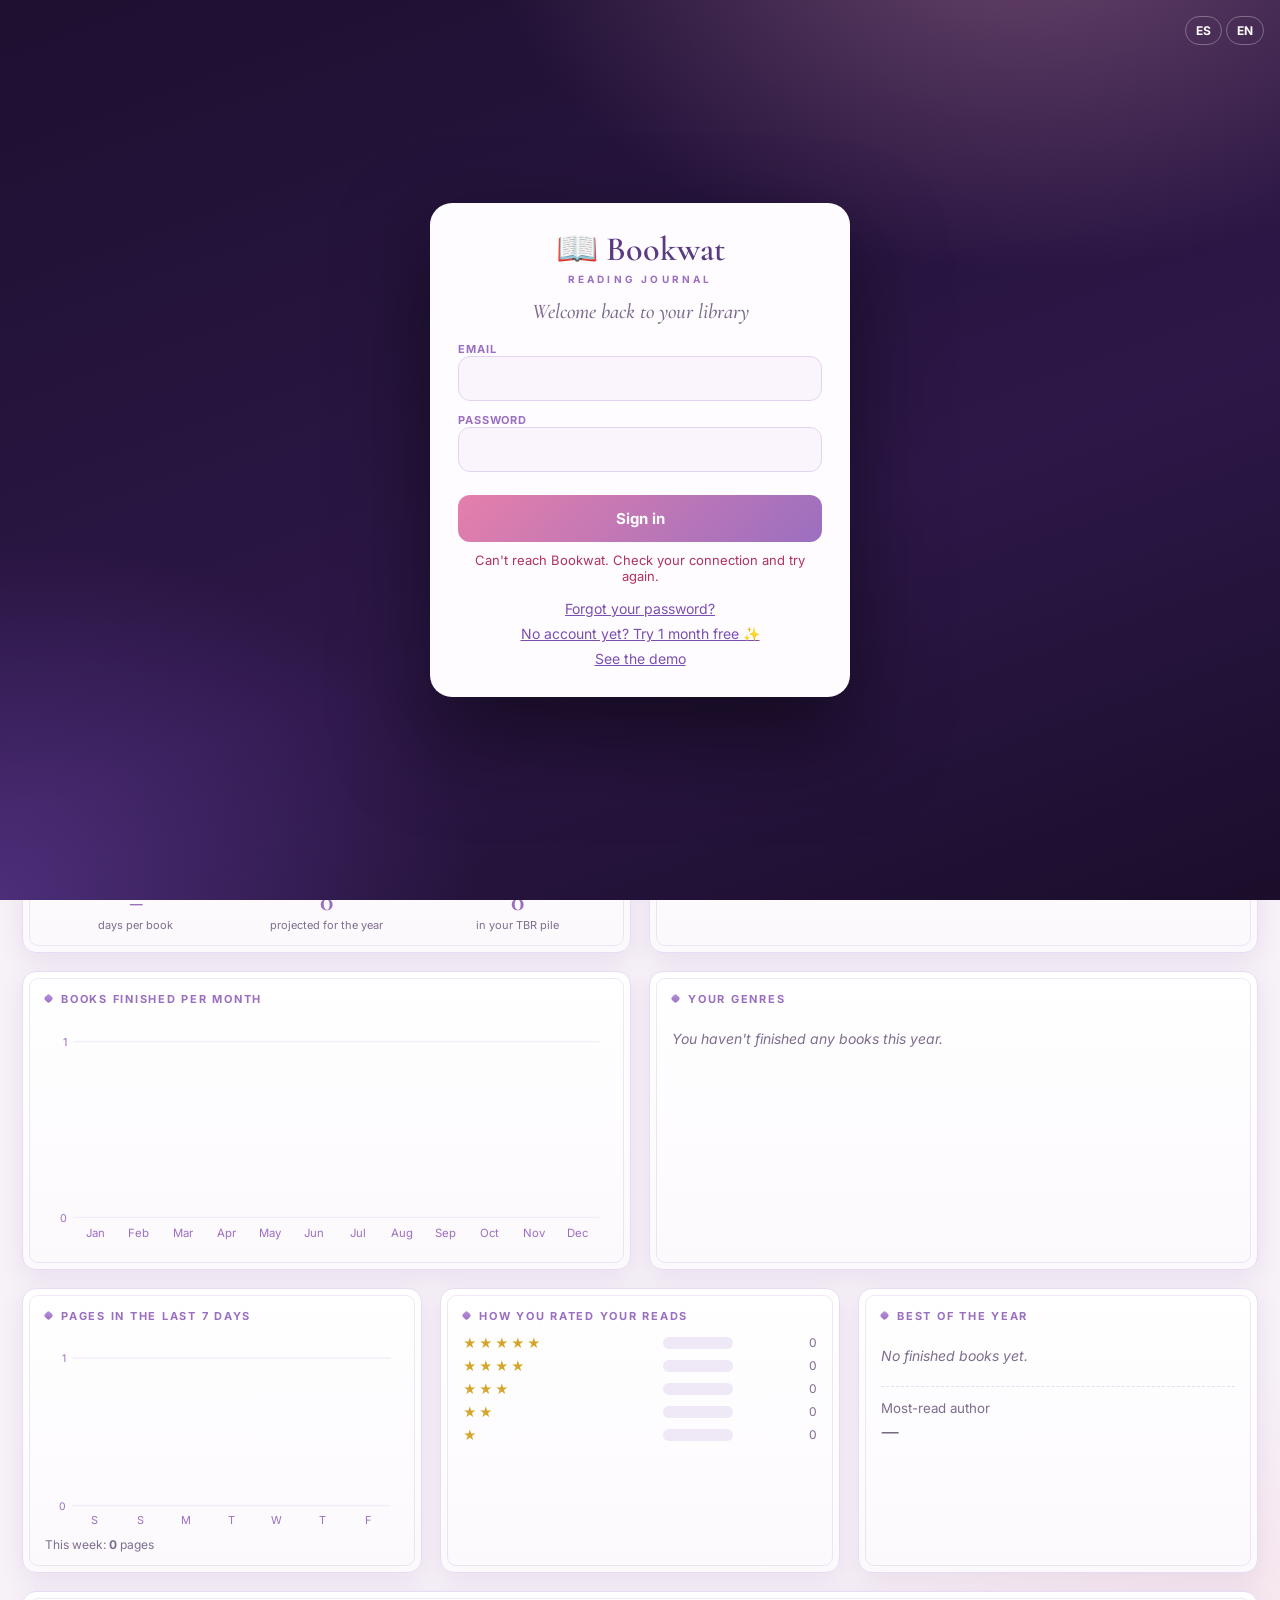
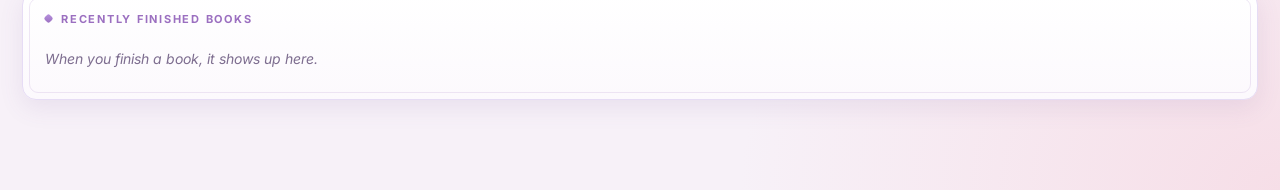
<file: app.html>
<!DOCTYPE html>
<html lang="es" data-theme="lila">
<head>
<meta charset="utf-8">
<meta name="viewport" content="width=device-width,initial-scale=1">
<title>Bookwat · Reading Journal</title>
<link rel="preconnect" href="https://fonts.googleapis.com">
<link rel="preconnect" href="https://fonts.gstatic.com" crossorigin>
<link href="https://fonts.googleapis.com/css2?family=Cormorant+Garamond:ital,wght@0,500;0,600;0,700;1,500;1,600&family=Inter:wght@400;500;600;700&display=swap" rel="stylesheet">
<style>
:root{
  --serif:'Cormorant Garamond','Palatino Linotype',Georgia,serif;
  --sans:'Inter',system-ui,-apple-system,'Segoe UI',Roboto,sans-serif;
}
/* ===== TEMA CLÁSICA (biblioteca antigua) ===== */
html[data-theme=clasica]{
  --bg:#140b06;--glow1:rgba(217,183,101,.14);--glow2:rgba(123,34,48,.18);
  --top1:#2c170b;--top2:#1d0f07;--topline:rgba(217,183,101,.35);--topsh:0 6px 20px rgba(0,0,0,.55);
  --brand:#f0dc9f;--brand2:#a8832f;--nav:#cdb98d;--navh:#f0dc9f;
  --acc1:#e3c675;--acc2:#b8903a;--accink:#2b1a0a;
  --h1:#f0dc9f;--h1em:#ffffff;--sub:#b9a47c;
  --field:#1c0f07;--fieldb:#6b4a22;--fieldt:#f0dc9f;--fieldph:#8a7448;
  --card1:#f7edd7;--card2:#eadcb9;--cardb:#bda06a;--cardin:rgba(168,131,47,.45);--cardsh:0 10px 24px rgba(0,0,0,.45),inset 0 0 40px rgba(150,110,40,.12);
  --ink:#2b1d14;--ink2:#6a5642;--lab:#7a5a24;
  --c1:#7b2230;--c1h:#962b3c;--c2:#9a7421;--c3:#24463a;--c4:#233a5e;
  --barbg:rgba(122,90,36,.2);--bar1:#9a7421;--bar2:#d9b765;
  --inbg:#fffaf0;--dash:rgba(122,90,36,.35);--chipon:#d9b765;--chipont:#2b1a0a;
  --ov:rgba(8,4,2,.82);--soft:rgba(217,183,101,.08);
}
/* ===== TEMA LILA (colores del Excel) ===== */
html[data-theme=lila]{
  --bg:#f7f1f8;--glow1:rgba(230,220,245,.95);--glow2:rgba(246,214,224,.7);
  --top1:#ffffff;--top2:#fbf7fc;--topline:#e6dcf5;--topsh:0 4px 18px rgba(110,74,148,.08);
  --brand:#6e4a94;--brand2:#9b6fc0;--nav:#7d6a92;--navh:#6e4a94;
  --acc1:#b893df;--acc2:#9b6fc0;--accink:#ffffff;
  --h1:#6e4a94;--h1em:#c0679a;--sub:#8a7a9c;
  --field:#ffffff;--fieldb:#e0d3ef;--fieldt:#4a3a5c;--fieldph:#b3a5c4;
  --card1:#ffffff;--card2:#fcf9fd;--cardb:#e6dcf5;--cardin:rgba(155,111,192,.16);--cardsh:0 8px 24px rgba(110,74,148,.10);
  --ink:#3e2f4f;--ink2:#7d6d8f;--lab:#9b6fc0;
  --c1:#9b6fc0;--c1h:#8a5db1;--c2:#c0679a;--c3:#4f9c80;--c4:#6f8fd1;
  --barbg:#efe8f6;--bar1:#b893df;--bar2:#f2a9c4;
  --inbg:#fdfbfe;--dash:#e6dcf5;--chipon:#9b6fc0;--chipont:#ffffff;
  --ov:rgba(62,47,79,.45);--soft:rgba(155,111,192,.08);
}
*{box-sizing:border-box;margin:0;padding:0}
html{scroll-behavior:smooth}
body{font-family:var(--sans);color:var(--ink);background:
  radial-gradient(1200px 600px at 50% -10%,var(--glow1),transparent 60%),
  radial-gradient(900px 700px at 100% 100%,var(--glow2),transparent 60%),var(--bg);min-height:100vh;-webkit-font-smoothing:antialiased;transition:background .4s}
button{font:inherit;cursor:pointer;border:0;background:none;color:inherit}
input,select,textarea{font:inherit;color:var(--ink)}

/* cabecera */
.top{position:sticky;top:0;z-index:50;background:linear-gradient(var(--top1),var(--top2));box-shadow:var(--topsh),inset 0 -1px 0 var(--topline)}
.top-in{max-width:1360px;margin:0 auto;padding:10px 22px;display:flex;align-items:center;gap:18px}
.brand{display:flex;align-items:center;gap:11px;text-decoration:none;flex:none}
.brand svg{width:34px;height:34px}
.brand b{font:700 25px/1 var(--serif);color:var(--brand);display:block}
.brand small{font:600 9.5px var(--sans);letter-spacing:.2em;text-transform:uppercase;color:var(--brand2)}
.nav{display:flex;gap:2px;flex:1;overflow-x:auto;scrollbar-width:none}
.nav::-webkit-scrollbar{display:none}
.nav button{padding:8px 12px;border-radius:99px;font:600 12.5px var(--sans);color:var(--nav);transition:.2s;white-space:nowrap}
.nav button:hover{color:var(--navh);background:var(--soft)}
.nav button.on{background:linear-gradient(var(--acc1),var(--acc2));color:var(--accink);box-shadow:0 2px 8px rgba(0,0,0,.18)}
.hsel{background:var(--field);color:var(--fieldt);border:1px solid var(--fieldb);border-radius:99px;padding:7px 12px;font:600 13px var(--sans);flex:none}
 @media(min-width:761px) and (max-width:1560px){.nav button{padding:8px 8px;font-size:12px}.top-in{gap:10px;padding:10px 14px}.brand small{display:none}.themebtn .tl{display:none}}
.themebtn{flex:none;padding:7px 12px;border-radius:99px;border:1px solid var(--fieldb);background:var(--field);color:var(--fieldt);font:600 12.5px var(--sans)}

main{max-width:1360px;margin:0 auto;padding:26px 22px 90px}
h1.pt{font:700 44px/1.05 var(--serif);color:var(--h1)}
h1.pt em{font-style:italic;color:var(--h1em)}
.sub{color:var(--sub);font-size:14px;margin-top:6px}
.bwdemo{border-style:solid;background:linear-gradient(120deg,rgba(201,167,236,.25),rgba(242,167,201,.22))}
.bwwarn{border-style:solid;border-color:#e6a23c;background:#fff6e5;color:#7a4b00}
.bwbtns{display:flex;gap:8px;flex-wrap:wrap;margin-left:auto}
.bwsub{padding:7px 14px;border-radius:99px;background:linear-gradient(135deg,#e57fab,#9b6fc0);color:#fff!important;text-decoration:none;font-weight:700;white-space:nowrap}
#gate{position:fixed;inset:0;z-index:500;display:grid;place-items:center;padding:20px;overflow:auto;
  background:radial-gradient(900px 600px at 80% -10%,rgba(242,167,201,.35),transparent 60%),radial-gradient(800px 600px at 0% 100%,rgba(140,90,220,.35),transparent 60%),linear-gradient(160deg,#1d1030,#2d1748 60%,#1a0e2b);font-family:var(--sans)}
#gate .gb{width:min(420px,100%);background:#fffcff;color:#3e2f4f;border-radius:22px;padding:30px 28px;box-shadow:0 40px 90px rgba(0,0,0,.5);text-align:center}
#gate .gl{font:600 34px/1 var(--serif);color:#5a3b80}#gate .gl small{display:block;font:700 10px var(--sans);letter-spacing:.32em;color:#9b6fc0;margin-top:6px}
#gate h2{font:italic 500 21px var(--serif);color:#7a6a8c;margin:14px 0 18px}
#gate label{display:block;text-align:left;font:700 11px var(--sans);letter-spacing:.08em;text-transform:uppercase;color:#9b6fc0;margin:12px 0 5px}
#gate input{width:100%;padding:12px 14px;border-radius:12px;border:1px solid #e3d3f2;background:#faf5fd;font:15px var(--sans);color:#3e2f4f}
#gate .go{width:100%;margin-top:18px;padding:14px;border:0;border-radius:12px;font:700 15px var(--sans);color:#fff;background:linear-gradient(135deg,#e57fab,#9b6fc0);cursor:pointer}
#gate .gm{min-height:20px;margin-top:10px;font-size:13px;color:#b0325f}
#gate .gk{display:flex;flex-direction:column;gap:8px;margin-top:16px;font-size:14px}
#gate .gk a{color:#7a4fae}
#gate .glang{position:absolute;top:16px;right:16px;display:flex;gap:4px}#gate .glang button{padding:6px 10px;border-radius:99px;border:1px solid rgba(255,255,255,.3);background:none;color:#fff;font:700 12px var(--sans);cursor:pointer}
.demo{margin:0 0 18px;padding:11px 16px;border:1px dashed var(--fieldb);border-radius:10px;background:var(--soft);color:var(--h1);font-size:13px;display:flex;gap:14px;align-items:center;flex-wrap:wrap}
.demo button{margin-left:auto;padding:6px 13px;border-radius:99px;background:linear-gradient(var(--acc1),var(--acc2));color:var(--accink);font-weight:700;font-size:12px}
.alert{margin:0 0 18px;padding:14px 18px;border-radius:14px;display:flex;gap:14px;align-items:center;flex-wrap:wrap;color:#fff;
  background:linear-gradient(110deg,var(--c1),var(--c2));box-shadow:0 10px 26px rgba(0,0,0,.2);animation:pop .5s cubic-bezier(.2,1.4,.4,1)}
.alert .big{font-size:30px}
.alert b{font:700 20px var(--serif)}
.alert .ab{margin-left:auto;display:flex;gap:7px;flex-wrap:wrap}
.alert .ab button{padding:7px 13px;border-radius:99px;background:rgba(255,255,255,.22);color:#fff;font:600 12px var(--sans);border:1px solid rgba(255,255,255,.5)}
.alert .ab button:hover{background:rgba(255,255,255,.35)}
@keyframes pop{from{transform:scale(.94);opacity:0}}

/* tarjetas */
.card{position:relative;background:linear-gradient(var(--card1),var(--card2));color:var(--ink);border-radius:14px;padding:20px 22px;border:1px solid var(--cardb);box-shadow:var(--cardsh)}
.card::before{content:'';position:absolute;inset:6px;border:1px solid var(--cardin);border-radius:9px;pointer-events:none}
.card h3{font:700 11px var(--sans);letter-spacing:.16em;text-transform:uppercase;color:var(--lab);margin-bottom:12px}
.grid{display:grid;gap:18px}
.g4{grid-template-columns:repeat(4,1fr)}.g3{grid-template-columns:repeat(3,1fr)}.g2{grid-template-columns:repeat(2,1fr)}
.mt{margin-top:18px}
.kpi .n{font:700 52px/1 var(--serif);color:var(--c1)}
.kpi .l{font:700 11px var(--sans);letter-spacing:.14em;text-transform:uppercase;color:var(--lab);margin-bottom:6px}
.kpi .s{font-size:12.5px;color:var(--ink2);margin-top:8px}
.kpi.k2 .n{color:var(--c2)}.kpi.k3 .n{color:var(--c3)}.kpi.k4 .n{color:var(--c4)}
.bar{height:9px;border-radius:99px;background:var(--barbg);overflow:hidden;margin-top:10px}
.bar i{display:block;height:100%;background:linear-gradient(90deg,var(--bar1),var(--bar2));border-radius:99px}
.stars{color:#d4a72c;letter-spacing:2px}
.chili{white-space:nowrap;letter-spacing:1px}
.chili i{font-style:normal;filter:grayscale(1);opacity:.28}
.msg{padding:13px 17px;border-radius:10px;background:var(--soft);color:var(--c3);font-weight:600;font-size:14px;border:1px solid var(--dash)}
.msg.warn{color:var(--c2)}
.rdhero{display:flex;gap:22px;align-items:center;padding:22px 26px;border:1.5px solid var(--dash);background:linear-gradient(120deg,var(--card,#fff),rgba(196,160,230,.18))}
.rdhero .th{width:92px;height:138px;flex:none;box-shadow:0 14px 26px -12px rgba(60,30,90,.5)}
.rdh-t{flex:1;min-width:0}.rdh-t small{font:700 11px var(--sans,inherit);letter-spacing:.16em;text-transform:uppercase;color:var(--ink2)}
.rdh-t h2{font:700 30px/1.05 var(--serif);margin:6px 0 4px}.rdh-t p{color:var(--ink2);font-size:14px;margin-bottom:10px}
.rdh-b{margin-top:16px;font-size:17px;padding:14px 26px}
@media(max-width:640px){.rdhero{gap:14px;padding:16px}.rdhero .th{width:84px!important;height:126px!important}.rdh-t h2{font-size:22px}.rdh-t p{margin-bottom:8px}.rdh-b{width:100%;justify-content:center;margin-top:12px;padding:13px 16px;font-size:16px}}
.reading{display:flex;gap:16px;align-items:center;padding:12px 0;border-bottom:1px dashed var(--dash)}
.reading:last-child{border:0}
.th{flex:none;border-radius:2px 4px 4px 2px;background-size:cover;background-position:center;box-shadow:3px 3px 8px rgba(0,0,0,.3),inset 3px 0 3px rgba(255,255,255,.2);cursor:pointer}
.reading .th{width:64px;height:96px}
.reading h4{font:700 20px/1.1 var(--serif)}
.reading p{font-size:12.5px;color:var(--ink2)}
.logrow{display:flex;gap:8px;margin-top:9px;align-items:center;flex-wrap:wrap}
.logrow input{width:110px;padding:6px 9px;border-radius:7px;border:1px solid var(--cardb);background:var(--inbg);font-size:13px}
.mini{padding:6px 12px;border-radius:99px;background:var(--c1);color:#fff;font:600 12px var(--sans);transition:.2s;white-space:nowrap}
.mini:hover{background:var(--c1h)}
.mini.o{background:transparent;color:var(--c1);border:1px solid var(--c1)}
.last{display:flex;gap:13px;align-items:center;padding:9px 0;border-bottom:1px dashed var(--dash);cursor:pointer}
.last:last-child{border:0}
.last .th{width:36px;height:54px}
.last b{font:700 17px var(--serif);display:block;line-height:1.1}
.last small{color:var(--ink2);font-size:12px}
.last .r{margin-left:auto;text-align:right;font-size:12px;color:var(--ink2)}
.legend{display:flex;flex-wrap:wrap;gap:6px 14px;font-size:12px;color:var(--ink2)}
.legend i{display:inline-block;width:10px;height:10px;border-radius:3px;margin-right:6px;vertical-align:-1px}
.empty{color:var(--ink2);font-style:italic;padding:12px 0;font-size:14px}
.tag{display:inline-block;padding:3px 9px;border-radius:99px;font:600 11px var(--sans);background:var(--soft);border:1px solid var(--dash);color:var(--ink2);margin:2px 3px 2px 0;white-space:nowrap}
.moodbtns{display:flex;flex-wrap:wrap;gap:8px}
.moodbtns button{padding:10px 14px;border-radius:12px;background:var(--inbg);border:1px solid var(--cardb);font:600 13px var(--sans);color:var(--ink);transition:.2s}
.moodbtns button:hover{transform:translateY(-2px);border-color:var(--c1);color:var(--c1)}
.arche{display:flex;gap:16px;align-items:center;cursor:pointer}
.arche .e{font-size:44px}
.arche b{font:700 24px/1.1 var(--serif);color:var(--c1)}
.arche small{color:var(--ink2);font-size:12.5px;display:block}
.arche b{display:block;margin:2px 0}

/* herramientas */
.tools{display:flex;gap:9px;flex-wrap:wrap;align-items:center;margin:18px 0 12px}
.tools input[type=search]{flex:1;min-width:200px;max-width:320px;padding:10px 16px;border-radius:99px;border:1px solid var(--fieldb);background:var(--field);color:var(--fieldt)}
.tools input::placeholder{color:var(--fieldph)}
.chip{padding:8px 13px;border-radius:99px;border:1px solid var(--fieldb);color:var(--fieldt);font:600 12.5px var(--sans);background:var(--field);transition:.2s;white-space:nowrap}
.chip:hover{border-color:var(--chipon)}
.chip.on{background:var(--chipon);color:var(--chipont);border-color:var(--chipon)}
.tools select{padding:9px 12px;border-radius:99px;border:1px solid var(--fieldb);background:var(--field);color:var(--fieldt);font-size:13px;max-width:230px}
.btn{padding:11px 20px;border-radius:99px;background:linear-gradient(var(--acc1),var(--acc2));color:var(--accink);font:700 13px var(--sans);box-shadow:0 3px 10px rgba(0,0,0,.2);transition:.2s;white-space:nowrap;text-decoration:none;display:inline-block}
.btn:hover{filter:brightness(1.07);transform:translateY(-1px)}
.btn.dark{background:var(--field);color:var(--fieldt);border:1px solid var(--fieldb);box-shadow:none}
.card .btn.dark{background:var(--inbg);color:var(--ink);border-color:var(--cardb)}
.btn.red{background:linear-gradient(#c0475a,#8d1b2a);color:#fff}
.seg{display:inline-flex;border:1px solid var(--fieldb);border-radius:99px;overflow:hidden}
.seg button{padding:8px 14px;font:600 12.5px var(--sans);color:var(--fieldt);background:var(--field)}
.seg button.on{background:var(--chipon);color:var(--chipont)}
.az{display:flex;flex-wrap:wrap;gap:3px;margin:0 0 18px;align-items:center}
.az span{font:700 10.5px var(--sans);letter-spacing:.14em;text-transform:uppercase;color:var(--sub);margin-right:8px}
.az button{width:27px;height:27px;border-radius:7px;font:700 14px var(--serif);color:var(--fieldt);background:var(--field);border:1px solid var(--fieldb)}
.az button:disabled{opacity:.25;cursor:default}
.az button:not(:disabled):hover{background:var(--chipon);color:var(--chipont)}

/* ===== ESCENA BIBLIOTECA ===== */
.scene{position:relative;border-radius:18px;padding:64px 26px 40px;overflow:hidden}
html[data-theme=clasica] .scene{background:
   radial-gradient(520px 340px at 50% -5%,rgba(255,206,120,.30),transparent 65%),
   radial-gradient(260px 260px at 6% 8%,rgba(255,190,100,.14),transparent 70%),
   radial-gradient(260px 260px at 94% 8%,rgba(255,190,100,.14),transparent 70%),
   repeating-linear-gradient(90deg,#2a1710 0 70px,#2f1a12 70px 140px),#2a1710;
  box-shadow:inset 0 0 120px rgba(0,0,0,.85),0 24px 50px rgba(0,0,0,.6);border:1px solid #000}
html[data-theme=lila] .scene{padding-top:118px;background:
   radial-gradient(760px 340px at 50% 0%,rgba(255,170,220,.55),transparent 70%),
   radial-gradient(520px 420px at 0% 100%,rgba(255,130,195,.28),transparent 70%),
   radial-gradient(520px 420px at 100% 100%,rgba(185,135,255,.28),transparent 70%),
   linear-gradient(180deg,#341b4d 0%,#552c6c 45%,#8a4a88 100%);
  box-shadow:inset 0 0 140px rgba(18,4,32,.65),0 26px 60px rgba(85,44,108,.45);border:1px solid #3d2156}
.scene>.case{z-index:2}
#dBack,#dFront{position:absolute;inset:0;pointer-events:none;overflow:hidden;border-radius:inherit}
#dBack{z-index:0}#dFront{z-index:3}
#dFront svg{position:absolute;left:0;top:0}
.bk{position:absolute;border-radius:50%;background:radial-gradient(circle,var(--c) 0,transparent 68%);animation:drift var(--d) ease-in-out infinite alternate}
@keyframes drift{to{transform:translate(var(--x),var(--y)) scale(1.15)}}
.ff{position:absolute;width:4px;height:4px;border-radius:50%;background:#fff3fa;box-shadow:0 0 7px 3px rgba(255,160,215,.85),0 0 16px 6px rgba(255,160,215,.35);opacity:0;animation:ffly var(--d) ease-in-out infinite}
@keyframes ffly{0%{opacity:0;transform:translate(0,0)}20%{opacity:1}60%{opacity:.4}80%{opacity:1}100%{opacity:0;transform:translate(var(--x),-170px)}}
.petal{position:absolute;top:-24px;width:12px;height:10px;border-radius:120% 0 120% 0;background:linear-gradient(135deg,#fff0f6,#f7a6cb 60%,#e982b3);box-shadow:0 1px 2px rgba(90,20,60,.3);animation:fall var(--d) linear infinite}
@keyframes fall{0%{transform:translate(0,0) rotate(0);opacity:0}6%{opacity:1}25%{transform:translate(var(--s),calc(var(--h)*.25)) rotate(130deg)}50%{transform:translate(calc(var(--s)*-1),calc(var(--h)*.5)) rotate(260deg)}75%{transform:translate(var(--s),calc(var(--h)*.75)) rotate(390deg)}94%{opacity:1}100%{transform:translate(0,var(--h)) rotate(520deg);opacity:0}}
.wis{transform-box:fill-box;transform-origin:50% 0;animation:sway 4s ease-in-out infinite alternate}
@keyframes sway{from{transform:rotate(-3.5deg)}to{transform:rotate(3.5deg)}}
.blb{animation:tw2 2.4s ease-in-out infinite alternate}
@keyframes tw2{from{opacity:.35}to{opacity:1}}
@media(prefers-reduced-motion:reduce){.petal,.ff{display:none}.wis,.bk,.blb{animation:none}}
html[data-theme=clasica] .scene::before{content:'';position:absolute;inset:0;pointer-events:none;opacity:.35;mix-blend-mode:overlay;
  background:url("data:image/svg+xml;utf8,<svg xmlns='http://www.w3.org/2000/svg' width='220' height='220'><filter id='n'><feTurbulence type='fractalNoise' baseFrequency='.8' numOctaves='3' stitchTiles='stitch'/><feColorMatrix values='0 0 0 0 .5  0 0 0 0 .35  0 0 0 0 .2  0 0 0 .9 0'/></filter><rect width='100%' height='100%' filter='url(%23n)'/></svg>")}
.chandelier{position:absolute;top:0;left:50%;transform:translateX(-50%);width:120px;height:52px;pointer-events:none;z-index:2}
.chandelier .glow{animation:flick 3s infinite alternate}
@keyframes flick{0%{opacity:.8}40%{opacity:1}60%{opacity:.7}100%{opacity:.95}}
.rail{position:absolute;left:30px;right:30px;top:20px;height:6px;border-radius:3px;z-index:2;background:linear-gradient(#f3d98a,#9a741f 55%,#5c4210);box-shadow:0 3px 6px rgba(0,0,0,.6)}
.ladder{position:absolute;top:16px;right:76px;width:58px;z-index:4;pointer-events:none;filter:drop-shadow(6px 6px 8px rgba(0,0,0,.55))}
.garland{position:absolute;left:24px;right:24px;top:6px;height:52px;z-index:3;pointer-events:none}
.garland svg{position:absolute;inset:0;width:100%;height:100%}
.bulb{position:absolute;width:9px;height:12px;margin:-2px 0 0 -4.5px;border-radius:50% 50% 45% 45%;background:radial-gradient(circle at 50% 40%,#fffbe6,#ffd56b 70%);
  box-shadow:0 0 10px 3px rgba(255,214,120,.75);animation:tw 2.6s infinite alternate}
@keyframes tw{from{opacity:.55;box-shadow:0 0 4px 1px rgba(255,214,120,.5)}to{opacity:1}}
.case{position:relative;max-width:1100px;margin:0 auto;padding:34px 30px 22px;border-radius:12px 12px 3px 3px}
html[data-theme=clasica] .case{border:2px solid #120803;background:linear-gradient(90deg,#2b160a,#5a3319 2.5%,#3f2410 6%,#3a200f 94%,#5a3319 97.5%,#2b160a);box-shadow:0 30px 60px rgba(0,0,0,.7),inset 0 0 50px rgba(0,0,0,.55)}
html[data-theme=lila] .case{border:1px solid #cdb6dd;background:linear-gradient(90deg,#dccbe6,#fffaff 3%,#f5ecf7 6%,#f5ecf7 94%,#fffaff 97%,#dccbe6);box-shadow:0 34px 70px rgba(18,4,32,.6),0 0 60px rgba(255,160,215,.25),inset 0 0 30px rgba(110,74,148,.1)}
.case::before{content:'';position:absolute;left:-16px;right:-16px;top:-18px;height:38px;border-radius:7px 7px 2px 2px}
html[data-theme=clasica] .case::before{background:linear-gradient(#8a5a2d,#5e3719 55%,#3a2010);box-shadow:0 8px 16px rgba(0,0,0,.6),inset 0 2px 0 rgba(255,228,170,.35),inset 0 -3px 0 rgba(0,0,0,.4)}
html[data-theme=lila] .case::before{background:linear-gradient(#ffffff,#f3ecf8 60%,#e3d6ee);box-shadow:0 8px 16px rgba(110,74,148,.18),inset 0 -2px 0 #d9c9ea}
.case::after{content:'';position:absolute;left:30%;right:30%;top:-26px;height:12px;border-radius:50% 50% 0 0/100% 100% 0 0}
html[data-theme=clasica] .case::after{background:linear-gradient(#a06c36,#6a3f1c);box-shadow:inset 0 2px 0 rgba(255,228,170,.4)}
html[data-theme=lila] .case::after{background:linear-gradient(#fff,#efe6f6);box-shadow:inset 0 -1px 0 #d9c9ea}
.shelves{border-radius:4px}
html[data-theme=clasica] .shelves{box-shadow:inset 0 0 40px rgba(0,0,0,.85),inset 10px 0 18px rgba(0,0,0,.5),inset -10px 0 18px rgba(0,0,0,.5);
  background:linear-gradient(rgba(0,0,0,.45),transparent 22%,transparent 80%,rgba(0,0,0,.45)),repeating-linear-gradient(90deg,#1d0f07 0 36px,#23130a 36px 72px)}
html[data-theme=lila] .shelves{box-shadow:inset 0 0 44px rgba(18,4,32,.7),inset 12px 0 18px rgba(18,4,32,.45),inset -12px 0 18px rgba(18,4,32,.45);
  background:linear-gradient(rgba(18,4,32,.35),transparent 25%,transparent 80%,rgba(18,4,32,.35)),linear-gradient(#58376f,#3e2752)}
html[data-theme=lila] .row{background:radial-gradient(62% 150px at 50% 0,rgba(255,165,215,.42),transparent 100%)}
.row{position:relative;display:flex;align-items:flex-end;gap:2px;padding:0 14px;min-height:var(--rowh,238px)}
.plank{height:22px;position:relative}
html[data-theme=clasica] .plank{background:linear-gradient(#9a6a3a,#6a4120 38%,#3b2110);border-bottom:2px solid #150a04;box-shadow:0 9px 14px rgba(0,0,0,.65),inset 0 1px 0 rgba(255,228,170,.4)}
html[data-theme=clasica] .plank::before{content:'';position:absolute;inset:0;opacity:.3;mix-blend-mode:multiply;
  background:url("data:image/svg+xml;utf8,<svg xmlns='http://www.w3.org/2000/svg' width='400' height='30'><filter id='w'><feTurbulence type='fractalNoise' baseFrequency='.012 .6' numOctaves='3'/><feColorMatrix values='0 0 0 0 .2  0 0 0 0 .1  0 0 0 0 .02  0 0 0 1.4 -.2'/></filter><rect width='100%' height='100%' filter='url(%23w)'/></svg>")}
html[data-theme=lila] .plank{background:linear-gradient(#ffffff,#f4edf9 40%,#dccbec);border-bottom:2px solid #c9b6de;box-shadow:0 8px 14px rgba(18,4,32,.45)}
html[data-theme=lila] .plank::before{content:'';position:absolute;left:12px;right:12px;bottom:-9px;height:16px;z-index:4;pointer-events:none;
  background:radial-gradient(circle,#fff 0 1.3px,#ffb6dc 2.3px,rgba(255,150,205,.5) 3.8px,transparent 7.5px) 0 50%/31px 16px repeat-x;animation:tw2 2.1s ease-in-out infinite alternate}
html[data-theme=lila] .plank::after{content:'';position:absolute;left:5%;right:5%;top:100%;height:70px;z-index:4;pointer-events:none;mix-blend-mode:screen;
  background:radial-gradient(60% 100% at 50% 0,rgba(255,160,210,.32),transparent 100%)}

/* lomos */
.sp{position:relative;flex:none;width:var(--w);height:var(--h);background:var(--c);border-radius:2px 3px 3px 2px;cursor:pointer;
  transition:transform .28s cubic-bezier(.2,.8,.3,1),box-shadow .28s;transform-origin:bottom center;
  box-shadow:inset 3px 0 4px rgba(255,255,255,.16),inset -5px 0 7px rgba(0,0,0,.4),1px 0 2px rgba(0,0,0,.5),-1px 0 1px rgba(0,0,0,.35)}
.sp::before{content:'';position:absolute;inset:0;border-radius:inherit;mix-blend-mode:overlay;opacity:var(--grain,.7);
  background:linear-gradient(90deg,rgba(255,255,255,.2),transparent 25%,transparent 70%,rgba(0,0,0,.3)),
   url("data:image/svg+xml;utf8,<svg xmlns='http://www.w3.org/2000/svg' width='120' height='120'><filter id='l'><feTurbulence type='fractalNoise' baseFrequency='.9' numOctaves='2'/><feColorMatrix values='0 0 0 0 .5  0 0 0 0 .5  0 0 0 0 .5  0 0 0 1.2 -.1'/></filter><rect width='100%' height='100%' filter='url(%23l)'/></svg>")}
html[data-theme=lila] .sp{--grain:.35}
.sp::after{content:'';position:absolute;inset:0;pointer-events:none;border-radius:inherit;opacity:.85;
  background:linear-gradient(var(--g1),var(--g1)) 0 12px/100% 2px no-repeat,linear-gradient(var(--g1),var(--g1)) 0 17px/100% 1px no-repeat,
   linear-gradient(var(--g1),var(--g1)) 0 calc(100% - 13px)/100% 2px no-repeat,linear-gradient(var(--g1),var(--g1)) 0 calc(100% - 18px)/100% 1px no-repeat}
.sp span{position:absolute;inset:30px 0;display:flex;align-items:center;justify-content:center;writing-mode:vertical-rl;
  font:700 var(--fs,15px)/1 var(--serif);color:var(--tx);text-shadow:0 1px 1px rgba(0,0,0,.35);overflow:hidden;white-space:nowrap;z-index:2;letter-spacing:.03em}
.sp:hover{transform:translateY(-18px) rotate(-1.2deg);z-index:5;box-shadow:inset 3px 0 4px rgba(255,255,255,.2),inset -5px 0 7px rgba(0,0,0,.4),6px 12px 18px rgba(0,0,0,.45)}
.sp.reading{transform:translateY(-12px)}
.sp.reading:hover{transform:translateY(-26px) rotate(-1.2deg)}
.rib{position:absolute;top:0;left:50%;width:9px;height:34px;margin-left:-4px;background:linear-gradient(90deg,#8d1b2a,#d04a5e,#8d1b2a);z-index:3;clip-path:polygon(0 0,100% 0,100% 100%,50% 82%,0 100%)}
.sp .fv{position:absolute;bottom:23px;left:0;right:0;text-align:center;color:#ffe08a;font-size:12px;z-index:3;text-shadow:0 1px 2px rgba(0,0,0,.6)}
.picked{animation:pick 1.3s ease 2}
@keyframes pick{50%{transform:translateY(-34px);filter:drop-shadow(0 0 14px #ffd36a)}}
.flash{animation:flash 1.2s ease 2}
@keyframes flash{50%{transform:translateY(-14px) scale(1.06);filter:drop-shadow(0 0 12px #ffd36a)}}
.sp.add,.cvadd{background:repeating-linear-gradient(45deg,var(--soft) 0 6px,transparent 6px 12px);border:1.5px dashed var(--brand2);box-shadow:none;display:grid;place-items:center;color:var(--brand2);font:600 26px var(--serif);cursor:pointer}
.sp.add::before,.sp.add::after{display:none}
/* separadores A-Z */
.divi{flex:none;width:30px;height:var(--dh,150px);align-self:flex-end;position:relative;border-radius:5px 5px 2px 2px;margin:0 5px;display:flex;justify-content:center}
html[data-theme=clasica] .divi{background:linear-gradient(90deg,#9c7a2c,#f0d98f 45%,#a8832f);box-shadow:2px 0 4px rgba(0,0,0,.6),inset 0 0 0 1px rgba(60,40,10,.4)}
html[data-theme=lila] .divi{background:linear-gradient(90deg,#d9c9ea,#ffffff 45%,#d9c9ea);box-shadow:2px 0 4px rgba(110,74,148,.25),inset 0 0 0 1px #cbb8e0}
.divi b{margin-top:9px;font:700 19px/1 var(--serif)}
html[data-theme=clasica] .divi b{color:#3b2410}
html[data-theme=lila] .divi b{color:#6e4a94}
/* portadas 3D */
.cv{position:relative;flex:none;width:var(--W);margin:0 14px 0 8px;cursor:pointer;transition:transform .3s;transform-origin:bottom}
.cv:hover{transform:translateY(-12px)}
.cv .lbl{position:absolute;top:-4px;left:2px;color:#fff;font:700 9px var(--sans);letter-spacing:.1em;padding:3px 7px;border-radius:2px;z-index:6;box-shadow:0 2px 5px rgba(0,0,0,.4);background:#8d1b2a}
.b3{width:var(--W);height:var(--H);perspective:1100px;position:relative}
.b3i{position:relative;width:100%;height:100%;transform-style:preserve-3d;transform:rotateY(var(--ry,26deg));transition:transform .5s cubic-bezier(.2,.8,.3,1)}
.cv:hover .b3i{transform:rotateY(8deg)}
.f{position:absolute;backface-visibility:hidden}
.f.front{width:var(--W);height:var(--H);transform:translateZ(calc(var(--D)/2));background-size:cover;background-position:center;border-radius:1px 4px 4px 1px;box-shadow:inset 4px 0 5px rgba(255,255,255,.22),inset -3px 0 5px rgba(0,0,0,.22)}
.f.front::after{content:'';position:absolute;inset:0;border-radius:inherit;background:linear-gradient(105deg,rgba(255,255,255,.28),transparent 22%,transparent 60%,rgba(0,0,0,.2)),linear-gradient(90deg,transparent 4%,rgba(0,0,0,.25) 5.2%,transparent 7%)}
.f.spine{width:var(--D);height:var(--H);left:calc(var(--D)/-2);transform:rotateY(-90deg);background:var(--c);box-shadow:inset 0 0 8px rgba(0,0,0,.4)}
.f.spine::before{content:'';position:absolute;inset:0;background:linear-gradient(var(--g1),var(--g1)) 0 10px/100% 2px no-repeat,linear-gradient(var(--g1),var(--g1)) 0 calc(100% - 12px)/100% 2px no-repeat;opacity:.8}
.f.spine span{position:absolute;inset:18px 0;display:flex;align-items:center;justify-content:center;writing-mode:vertical-rl;transform:rotate(180deg);font:700 calc(var(--D)*.45)/1 var(--serif);color:var(--tx);white-space:nowrap;overflow:hidden}
.f.pages{width:var(--D);height:calc(var(--H) - 6px);top:3px;left:calc(var(--W) - var(--D)/2);transform:rotateY(90deg);background:repeating-linear-gradient(90deg,#f6efde 0 1.5px,#d8cdb2 1.5px 2.5px);box-shadow:inset 0 0 6px rgba(0,0,0,.3)}
.f.back{width:var(--W);height:var(--H);transform:rotateY(180deg) translateZ(calc(var(--D)/2));background:var(--c)}
.b3sh{position:absolute;left:6%;right:-4%;bottom:-10px;height:16px;background:radial-gradient(ellipse at center,rgba(0,0,0,.5),transparent 70%);filter:blur(3px);z-index:-1}
#tip{position:fixed;z-index:90;pointer-events:none;max-width:270px;background:linear-gradient(var(--card1),var(--card2));color:var(--ink);border:1px solid var(--cardb);border-radius:12px;padding:12px 14px;font-size:12.5px;box-shadow:0 14px 30px rgba(0,0,0,.3);opacity:0;transition:opacity .15s}
#tip.on{opacity:1}
#tip b{font:700 18px/1.1 var(--serif);display:block}
#tip small{color:var(--ink2)}

/* ===== modal ===== */
.ov{position:fixed;inset:0;z-index:100;background:var(--ov);backdrop-filter:blur(4px);display:flex;align-items:flex-start;justify-content:center;padding:30px 14px;overflow:auto;animation:fade .2s}
@keyframes fade{from{opacity:0}}
.dlg{position:relative;width:min(1020px,100%);background:linear-gradient(var(--card1),var(--card2));color:var(--ink);border-radius:16px;border:1px solid var(--cardb);box-shadow:0 30px 80px rgba(0,0,0,.45);padding:26px 28px;display:grid;grid-template-columns:290px 1fr;gap:26px}
.dlg h2{font:700 30px var(--serif);grid-column:1/-1;color:var(--c1);margin-bottom:-8px}
.dlg .x{position:absolute;top:14px;right:16px;font-size:22px;color:var(--ink2);width:34px;height:34px;border-radius:50%}
.dlg .x:hover{background:var(--soft)}
.stage{border-radius:12px;padding:30px 0 20px;display:flex;flex-direction:column;align-items:center;gap:14px;cursor:grab;user-select:none;touch-action:pan-y}
html[data-theme=clasica] .stage{background:radial-gradient(circle at 50% 40%,#8a5a32,#3b2110);box-shadow:inset 0 0 30px rgba(0,0,0,.6)}
html[data-theme=lila] .stage{background:radial-gradient(circle at 50% 35%,#ffffff,#e6dcf5);box-shadow:inset 0 0 30px rgba(110,74,148,.15)}
.stage.drop{outline:3px dashed var(--c1)}
.stage .b3{margin:10px 0 16px}
.stage .b3i{transition:transform .15s}
.stage small{font-size:11.5px;text-align:center;padding:0 14px;opacity:.85}
html[data-theme=clasica] .stage small{color:#e9d8ae}
.btnrow{display:flex;gap:7px;flex-wrap:wrap;justify-content:center;padding:0 10px}
html[data-theme=clasica] .btnrow .mini{background:rgba(0,0,0,.35);color:#f0dc9f;border:1px solid #8a6a32}
.mtabs{display:flex;gap:6px;margin-bottom:14px;flex-wrap:wrap}
.mtabs button{padding:8px 14px;border-radius:99px;border:1px solid var(--cardb);font:600 12.5px var(--sans);color:var(--ink2);background:var(--inbg)}
.mtabs button.on{background:var(--c1);border-color:var(--c1);color:#fff}
.msec{display:none;grid-template-columns:1fr 1fr;gap:12px 14px;align-content:start}
.msec.on{display:grid}
.msec label,.lbl2{display:block;font:700 10.5px var(--sans);letter-spacing:.1em;text-transform:uppercase;color:var(--lab)}
.msec .full{grid-column:1/-1}
.msec input:not([type=checkbox]),.msec select,.msec textarea,.fld{width:100%;margin-top:5px;padding:9px 11px;border-radius:8px;border:1px solid var(--cardb);background:var(--inbg);font-size:14px}
.msec textarea{resize:vertical;min-height:70px}
.msec input:focus,.msec select:focus,.msec textarea:focus{outline:2px solid var(--c1)}
.starpick{margin-top:5px;font-size:28px;letter-spacing:3px;color:#d8ccb4;line-height:1}
.starpick b{cursor:pointer;font-weight:400}
.starpick b.on{color:#d4a72c}
.spicepick{display:flex;gap:4px;margin-top:6px;align-items:center;flex-wrap:wrap}
.spicepick b{font-size:26px;cursor:pointer;filter:grayscale(1);opacity:.3;transition:.15s}
.spicepick b.on{filter:none;opacity:1}
.spicepick button{font-size:11px;padding:4px 9px;border-radius:99px;border:1px solid var(--cardb);color:var(--ink2);margin-right:4px}
.spicepick em{font-style:normal;font-size:12.5px;color:var(--c2);font-weight:600;margin-left:8px}
.favbtn{margin-top:5px;padding:8px 14px;border-radius:99px;border:1px solid var(--cardb);background:var(--inbg);font-weight:600;font-size:13px;color:var(--ink2)}
.favbtn.on{background:#f8dce4;color:#a33456;border-color:#e3a3b5}
.tg{margin:4px 0 10px}
.tg small{display:block;font:700 10.5px var(--sans);letter-spacing:.08em;color:var(--ink2);margin-bottom:5px}
.tcs{display:flex;flex-wrap:wrap;gap:6px}
.tc{padding:6px 11px;border-radius:99px;border:1px solid var(--cardb);background:var(--inbg);font:600 12px var(--sans);color:var(--ink2);transition:.15s}
.tc:hover{border-color:var(--c1)}
.tc.on{background:var(--c1);color:#fff;border-color:var(--c1)}
.actions{grid-column:1/-1;display:flex;gap:10px;justify-content:flex-end;align-items:center;margin-top:4px;flex-wrap:wrap}
.actions .del{margin-right:auto;color:#a33456;font-weight:600;font-size:13px}
.ck{display:flex;gap:8px;align-items:center;font-size:14px;color:var(--ink);margin-top:8px}

/* quiz */
.quiz{max-width:900px;margin:22px auto 0;padding:34px 34px 30px;text-align:center}
.qdots{display:flex;gap:6px;justify-content:center;margin-bottom:18px}
.qdots i{width:34px;height:5px;border-radius:9px;background:var(--barbg)}
.qdots i.on{background:linear-gradient(90deg,var(--bar1),var(--bar2))}
.quiz h2{font:700 40px/1.1 var(--serif);color:var(--c1)}
.quiz .qs{color:var(--ink2);margin:8px 0 22px;font-size:14px}
.opts{display:grid;grid-template-columns:repeat(auto-fill,minmax(170px,1fr));gap:12px;animation:slide .35s ease}
@keyframes slide{from{opacity:0;transform:translateX(30px)}}
.opt{padding:18px 12px;border-radius:14px;border:1.5px solid var(--cardb);background:var(--inbg);color:var(--ink);font:600 14px var(--sans);transition:.2s;display:flex;flex-direction:column;align-items:center;gap:6px}
.opt .oe{font-size:32px;line-height:1}
.opt small{font-weight:500;color:var(--ink2);font-size:11.5px}
.opt:hover{transform:translateY(-3px);border-color:var(--c1);box-shadow:0 8px 18px rgba(0,0,0,.1)}
.opt.on{background:var(--c1);color:#fff;border-color:var(--c1)}
.opt.on small{color:#fff}
.qnav{display:flex;justify-content:space-between;margin-top:22px;gap:10px}
.qnav button.lnk{color:var(--ink2);font-weight:600;font-size:13px}
.res{display:grid;grid-template-columns:300px 1fr;gap:30px;align-items:center;text-align:left}
.res .b3{margin:0 auto;animation:reveal 1s cubic-bezier(.2,.9,.3,1)}
@keyframes reveal{from{transform:translateY(40px) rotateY(-120deg);opacity:0}}
.res h2{font:700 40px/1.05 var(--serif);color:var(--ink)}
.why{list-style:none;margin:14px 0 18px}
.why li{padding:6px 0;font-size:14px;color:var(--ink)}
.pct{display:inline-flex;align-items:center;gap:10px;font:700 15px var(--sans);color:var(--c1)}
.pct b{font:700 46px/1 var(--serif)}
.alts{display:grid;grid-template-columns:repeat(3,1fr);gap:14px;margin-top:22px;text-align:left}
.alt{display:flex;gap:12px;align-items:center;padding:12px;border-radius:12px;border:1px solid var(--cardb);background:var(--inbg);cursor:pointer}
.alt .th{width:44px;height:66px}
.alt b{font:700 16px/1.1 var(--serif);display:block}
.alt small{color:var(--ink2);font-size:11.5px}
.alt .p{margin-left:auto;font:700 20px var(--serif);color:var(--c1)}

/* ADN */
.hero{display:grid;grid-template-columns:1.15fr 1fr;gap:18px;margin-top:22px}
.archcard{text-align:center;padding:34px 26px}
.archcard .e{font-size:76px;line-height:1;animation:pop .7s cubic-bezier(.2,1.4,.4,1)}
.archcard .k{font:700 11px var(--sans);letter-spacing:.2em;text-transform:uppercase;color:var(--lab);margin-top:14px}
.archcard h2{font:700 42px/1.05 var(--serif);color:var(--c1);margin:6px 0 10px}
.archcard p{font-size:15px;line-height:1.55;color:var(--ink);max-width:470px;margin:0 auto}
.archcard .also{margin-top:14px;font-size:13px;color:var(--ink2)}
.tr{display:flex;align-items:center;gap:10px;margin:7px 0}
.tr .nm{width:190px;font-size:13px;font-weight:600;white-space:nowrap;overflow:hidden;text-overflow:ellipsis}
.tr .bar{flex:1;margin:0;height:12px}
.tr .v{width:74px;text-align:right;font-size:12px;color:var(--ink2)}
.bf{display:flex;gap:12px;align-items:center;padding:9px 0;border-bottom:1px dashed var(--dash)}
.bf:last-child{border:0}
.bf .av{width:42px;height:42px;border-radius:50%;display:grid;place-items:center;font:700 18px var(--serif);color:#fff;background:linear-gradient(135deg,var(--c2),var(--c1));flex:none}
.bf b{font:700 18px var(--serif);display:block;line-height:1.1}
.bf small{color:var(--ink2);font-size:12px}

/* lanzamientos */
.months{display:grid;grid-template-columns:repeat(auto-fill,minmax(86px,1fr));gap:8px;margin-top:6px}
.mo{border-radius:10px;border:1px solid var(--cardb);background:var(--inbg);padding:9px 6px;text-align:center;cursor:pointer;transition:.2s}
.mo:hover{border-color:var(--c1)}
.mo small{display:block;font:700 10px var(--sans);letter-spacing:.1em;color:var(--ink2);text-transform:uppercase}
.mo b{font:700 22px var(--serif);color:var(--c1)}
.mo.z b{color:var(--dash)}
.mo.now{box-shadow:0 0 0 2px var(--c1)}
.rel{display:grid;grid-template-columns:auto 1fr auto;gap:18px;align-items:center;padding:16px 0;border-bottom:1px dashed var(--dash)}
.rel:last-child{border:0}
.rel .th{width:62px;height:93px}
.rel h4{font:700 22px/1.1 var(--serif)}
.rel p{font-size:13px;color:var(--ink2);margin:3px 0 6px}
.cd{text-align:center;min-width:110px}
.cd b{display:block;font:700 40px/1 var(--serif);color:var(--c1)}
.cd small{font-size:11px;color:var(--ink2);letter-spacing:.06em;text-transform:uppercase;font-weight:700}
.cd.out b{font-size:24px;color:var(--c3)}
.rel .acts{display:flex;gap:6px;flex-wrap:wrap;margin-top:8px}
.rel .acts a,.rel .acts button{font:600 11.5px var(--sans);padding:5px 10px;border-radius:99px;border:1px solid var(--cardb);background:var(--inbg);color:var(--ink2);text-decoration:none}
.rel .acts a:hover,.rel .acts button:hover{border-color:var(--c1);color:var(--c1)}
.mhd{font:700 13px var(--sans);letter-spacing:.14em;text-transform:uppercase;color:var(--lab);padding:16px 0 4px;border-bottom:2px solid var(--cardb)}
.saga{padding:14px 0;border-bottom:1px dashed var(--dash)}
.saga:last-child{border:0}
.saga h4{font:700 21px var(--serif)}
.saga p{font-size:12.5px;color:var(--ink2);margin:2px 0 10px}
.sagabooks{display:flex;gap:4px;align-items:flex-end}
.sb{width:30px;height:92px;border-radius:2px 3px 3px 2px;display:flex;align-items:flex-end;justify-content:center;font:700 13px var(--serif);color:#fff;padding-bottom:6px;cursor:pointer;box-shadow:inset -3px 0 5px rgba(0,0,0,.25)}
.sb.unread{background:var(--inbg)!important;border:1.5px solid var(--cardb);color:var(--ink2)!important;box-shadow:none}
.sb.up{background:transparent!important;border:1.5px dashed var(--c1);color:var(--c1);box-shadow:none}
.addup{display:grid;grid-template-columns:2fr 1.4fr 1fr 1.3fr .6fr;gap:10px;align-items:end}
.addup label{font:700 10.5px var(--sans);letter-spacing:.1em;text-transform:uppercase;color:var(--lab)}

/* reto / wishlist / citas / ajustes */
.ch{display:flex;gap:14px;align-items:center;padding:11px 4px;border-bottom:1px dashed var(--dash)}
.ch:last-child{border:0}
.ch .no{flex:none;width:38px;height:38px;border-radius:50%;display:grid;place-items:center;font:700 18px var(--serif);border:2px solid var(--cardb);color:var(--lab);background:var(--inbg)}
.ch.done .no{background:var(--c1);color:#fff;border-color:var(--c1)}
.ch input.t{flex:1.1;border:0;background:transparent;font:600 17px var(--serif);color:var(--ink);border-bottom:1px dashed transparent;padding:4px 2px}
.ch input.t:focus{outline:0;border-bottom-color:var(--c1)}
.ch select{flex:1;padding:8px 10px;border-radius:8px;border:1px solid var(--cardb);background:var(--inbg);font-size:13px}
.ch .ckb{flex:none;font:700 12px var(--sans);padding:8px 13px;border-radius:99px;border:1px solid var(--cardb);color:var(--ink2);background:var(--inbg)}
.ch.done .ckb{background:var(--c3);color:#fff;border-color:var(--c3)}
.stamps{display:flex;gap:7px;flex-wrap:wrap;margin-top:6px}
.stamps i{width:26px;height:26px;border-radius:50%;border:2px dashed var(--cardb)}
.stamps i.on{border:2px solid var(--c1);background:var(--c1)}
table.w{width:100%;border-collapse:collapse;font-size:14px}
table.w th{font:700 10.5px var(--sans);letter-spacing:.12em;text-transform:uppercase;color:var(--lab);text-align:left;padding:8px;border-bottom:2px solid var(--cardb)}
table.w td{padding:10px 8px;border-bottom:1px dashed var(--dash);vertical-align:middle}
table.w tr.bought td{opacity:.5;text-decoration:line-through}
table.w input,table.w select{padding:7px 9px;border-radius:7px;border:1px solid var(--cardb);background:var(--inbg);font-size:13px;width:100%}
.pill{display:inline-block;padding:3px 10px;border-radius:99px;font:700 11px var(--sans)}
.pill.Alta{background:#f8d6df;color:#a33456}.pill.Media{background:#f7ebc0;color:#7a5a12}.pill.Baja{background:#d8efe4;color:#2f6b55}
.quote{position:relative;padding:22px 24px 18px 52px}
.quote::after{content:'“';position:absolute;left:14px;top:4px;font:700 80px/1 var(--serif);color:var(--cardin)}
.quote p{font:italic 600 22px/1.3 var(--serif)}
.quote cite{display:block;margin-top:12px;font:600 12px var(--sans);font-style:normal;color:var(--lab)}
.set label{display:block;font:700 10.5px var(--sans);letter-spacing:.1em;text-transform:uppercase;color:var(--lab);margin-bottom:12px}
.set input:not([type=checkbox]){display:block;width:100%;margin-top:5px;padding:9px 11px;border-radius:8px;border:1px solid var(--cardb);background:var(--inbg);font-size:14px}
.set p{font-size:13px;color:var(--ink2);margin-bottom:12px;line-height:1.5}
.themes{display:grid;grid-template-columns:1fr 1fr;gap:12px;margin-bottom:6px}
.tcard{border-radius:12px;border:2px solid var(--cardb);padding:12px;text-align:left;background:var(--inbg)}
.tcard.on{border-color:var(--c1);box-shadow:0 0 0 3px var(--soft)}
.tcard .sw{height:54px;border-radius:8px;margin-bottom:8px;display:flex;align-items:flex-end;gap:3px;padding:6px 8px}
.tcard .sw i{width:10px;border-radius:2px}
.tcard b{font:700 16px var(--serif)}
.toast{position:fixed;left:50%;bottom:26px;transform:translateX(-50%) translateY(30px);background:var(--ink);color:var(--card1);padding:12px 20px;border-radius:99px;font:600 13px var(--sans);opacity:0;transition:.3s;z-index:200;box-shadow:0 10px 30px rgba(0,0,0,.35);pointer-events:none;text-align:center;max-width:92vw}
.toast.on{opacity:1;transform:translateX(-50%)}

@media(max-width:1050px){.g4{grid-template-columns:repeat(2,1fr)}.g3,.g2,.hero{grid-template-columns:1fr!important}.dlg{grid-template-columns:1fr}.ladder{display:none}.res{grid-template-columns:1fr;text-align:center}.alts{grid-template-columns:1fr}.addup{grid-template-columns:1fr 1fr}}
main{overflow-x:clip}
.chips{display:flex;gap:9px;flex-wrap:wrap}
@media(max-width:760px){
  .top-in{display:grid;grid-template-columns:1fr auto auto auto;gap:8px;padding:8px 12px 6px}
  .brand svg{width:28px;height:28px}.brand b{font-size:21px}.brand small{font-size:8.5px}
  .nav{grid-column:1/-1;order:3;margin:0 -12px;padding:0 12px 4px}
  .themebtn .tl{display:none}.themebtn,.hsel{padding:7px 10px}
  main{padding:16px 12px 80px}h1.pt{font-size:32px}.sub{font-size:13px}
  .demo{font-size:12px;padding:10px 12px}.demo button{margin-left:0}
  .alert{padding:12px 14px;gap:10px}.alert .big{font-size:24px}.alert b{font-size:18px}.alert .ab{margin-left:0;width:100%}.alert .ab button{flex:1}
  .card{padding:16px 15px}
  .g4{grid-template-columns:1fr 1fr;gap:12px}.grid{gap:12px}.mt{margin-top:12px}
  .kpi .n{font-size:36px}.kpi .l{font-size:9.5px;letter-spacing:.1em}.kpi .s{font-size:11.5px}
  .reading{align-items:flex-start}.reading .th{width:54px;height:81px}.reading h4{font-size:18px}
  .logrow input{width:100%;flex:1 1 100%}.logrow .mini{flex:1}
  .moodbtns button{flex:1 1 calc(50% - 8px);padding:10px 8px}
  .arche .e{font-size:36px}.arche b{font-size:20px}
  .last b{font-size:16px}.last .r{font-size:11px}
  /* biblioteca */
  .tools{gap:8px;margin:14px 0 10px}
  .tools input[type=search]{max-width:none;flex:1 1 100%}
  .chips{flex-wrap:nowrap;overflow-x:auto;margin:0 -12px;padding:0 12px 4px;scrollbar-width:none;width:calc(100% + 24px)}
  .chips::-webkit-scrollbar{display:none}
  .t2>*{flex:1 1 calc(50% - 8px)}
  .t2 select{max-width:none;width:100%}
  .t2 .seg{display:flex}.t2 .seg button{flex:1}
  .t2 .btn{text-align:center;padding:11px 10px}
  .az{flex-wrap:nowrap;overflow-x:auto;margin:0 -12px 14px;padding:0 12px 4px;scrollbar-width:none}
  .az::-webkit-scrollbar{display:none}.az span{display:none}.az button{flex:none;width:30px;height:30px}
  .scene{padding:62px 12px 22px;border-radius:14px}
  html[data-theme=lila] .scene{padding-top:96px}
  .case{padding:26px 9px 14px}.case::before{left:-8px;right:-8px}
  .row{padding:0 6px}
  .divi{width:24px;margin:0 3px}.divi b{font-size:16px}
  /* ficha */
  .ov{padding:0}
  .dlg{border-radius:0;min-height:100vh;padding:18px 14px 0;gap:16px;border:0}
  .dlg h2{font-size:24px;padding-right:40px}
  .stage{padding:6px 0 12px;gap:6px}.stage .b3{transform:scale(.68);margin:-38px 0 -30px}.stage small{display:none}
  .mtabs{position:sticky;top:0;z-index:5;background:var(--card1);padding:8px 0;margin:-8px 0 8px}
  .mtabs button{flex:1;padding:8px 6px;font-size:12px}
  .actions{position:sticky;bottom:0;z-index:5;background:linear-gradient(transparent,var(--card2) 22%);padding:22px 0 14px;margin-top:0}
  .actions .btn{flex:1;text-align:center}.actions .del{width:100%;margin:0 0 4px}
  .tc{padding:7px 10px}
  .spicepick b{font-size:24px}.spicepick em{width:100%;margin:6px 0 0}
  /* test */
  .quiz{padding:22px 14px;margin-top:14px}.quiz h2{font-size:27px}.quiz .qs{margin-bottom:16px}
  .opts{grid-template-columns:1fr 1fr;gap:9px}
  .opt{padding:14px 8px;font-size:13px}.opt .oe{font-size:26px}
  .qnav{flex-wrap:wrap;position:sticky;bottom:0;z-index:4;background:var(--card1);margin:16px -14px -22px;padding:12px 14px;border-top:1px solid var(--dash);border-radius:0 0 14px 14px}.qnav:has(.lnk:empty):not(:has(span)){display:none}.qnav span{display:flex;gap:8px;width:100%}.qnav span .btn{flex:1}
  .res h2{font-size:30px}.res .btn{margin-top:6px}.pct{justify-content:center}.pct b{font-size:38px}
  .why li{font-size:13px}
  /* ADN */
  .archcard{padding:26px 16px}.archcard .e{font-size:60px}.archcard h2{font-size:32px}.archcard p{font-size:14px}
  .tr .nm{width:120px;font-size:12px}.tr .v{width:62px;font-size:11px}
  /* lanzamientos */
  .rel{grid-template-columns:auto 1fr;gap:12px}.rel .th{width:52px;height:78px}.rel h4{font-size:19px}
  .rel .cd{grid-column:1/-1;text-align:left;display:flex;align-items:baseline;gap:8px;min-width:0}.cd b{font-size:30px}
  .rel .acts a,.rel .acts button{flex:1 1 calc(50% - 6px);text-align:center}
  .months{grid-template-columns:repeat(4,1fr);gap:6px}.mo{padding:7px 2px}.mo b{font-size:19px}
  .addup{grid-template-columns:1fr}
  /* reto */
  .ch{flex-wrap:wrap;gap:8px 10px}.ch input.t{flex:1 1 calc(100% - 52px)}.ch select{flex:1 1 60%}
  /* wishlist en tarjetas */
  table.w thead{display:none}
  table.w,table.w tbody,table.w tr,table.w td{display:block;width:100%}
  table.w tr{border:1px solid var(--cardb);border-radius:12px;padding:10px 12px;margin-bottom:10px;background:var(--inbg)}
  table.w td{border:0;padding:3px 0}
  table.w td:last-child{text-align:left!important;white-space:normal!important;display:flex;gap:6px;flex-wrap:wrap;padding-top:8px}
  table.w input,table.w select{margin:2px 0}
  .quote p{font-size:19px}
  .themes{grid-template-columns:1fr 1fr;gap:8px}.tcard{padding:9px}
  .toast{bottom:16px;border-radius:14px}
}

/* ===== REALISMO v4: lomos con relieve, fondo en profundidad, madera, adornos, suelo ===== */
:root{
  --grainH:url("data:image/svg+xml;utf8,<svg xmlns='http://www.w3.org/2000/svg' width='420' height='60'><filter id='w' x='0' y='0' width='100%25' height='100%25'><feTurbulence type='fractalNoise' baseFrequency='.006 .55' numOctaves='4' seed='4'/><feColorMatrix values='0 0 0 0 .12  0 0 0 0 .05  0 0 0 0 0  0 0 0 1.9 -.55'/></filter><rect width='100%25' height='100%25' filter='url(%23w)'/></svg>");
  --grainV:url("data:image/svg+xml;utf8,<svg xmlns='http://www.w3.org/2000/svg' width='60' height='420'><filter id='w' x='0' y='0' width='100%25' height='100%25'><feTurbulence type='fractalNoise' baseFrequency='.55 .005' numOctaves='4' seed='9'/><feColorMatrix values='0 0 0 0 .1  0 0 0 0 .04  0 0 0 0 0  0 0 0 1.9 -.55'/></filter><rect width='100%25' height='100%25' filter='url(%23w)'/></svg>");
  --fine:url("data:image/svg+xml;utf8,<svg xmlns='http://www.w3.org/2000/svg' width='90' height='90'><filter id='l'><feTurbulence type='fractalNoise' baseFrequency='1.1' numOctaves='2' seed='3'/><feColorMatrix values='0 0 0 0 .5  0 0 0 0 .5  0 0 0 0 .5  0 0 0 1.3 -.15'/></filter><rect width='100%25' height='100%25' filter='url(%23l)'/></svg>");
  --blot:url("data:image/svg+xml;utf8,<svg xmlns='http://www.w3.org/2000/svg' width='160' height='160'><filter id='b'><feTurbulence type='fractalNoise' baseFrequency='.035' numOctaves='3' seed='7'/><feColorMatrix values='0 0 0 0 .5  0 0 0 0 .5  0 0 0 0 .5  0 0 0 1.6 -.3'/></filter><rect width='100%25' height='100%25' filter='url(%23b)'/></svg>");
}
/* --- estante con fondo --- */
.shelf{position:relative}
.shelf::before{content:'';position:absolute;left:0;right:0;top:0;height:70px;z-index:0;pointer-events:none;background:linear-gradient(rgba(6,2,10,.7),transparent)}
.shelf::after{content:'';position:absolute;left:0;right:0;bottom:22px;height:26px;z-index:0;pointer-events:none;background:linear-gradient(transparent,rgba(0,0,0,.6))}
.row{z-index:1}
.shelf .back{position:absolute;left:12px;right:12px;bottom:20px;height:calc(var(--rowh,238px) - 30px);display:flex;align-items:flex-end;gap:1px;overflow:hidden;z-index:0;pointer-events:none;filter:brightness(.5) saturate(.8) blur(.8px)}
.shelf .back i{flex:none;display:block;background:linear-gradient(90deg,rgba(0,0,0,.4),rgba(255,255,255,.14) 25%,rgba(0,0,0,.05) 60%,rgba(0,0,0,.45)),var(--c);border-radius:1px 2px 1px 1px;position:relative}
.shelf .back i::after{content:'';position:absolute;left:0;right:0;top:9px;height:2px;background:rgba(255,230,160,.55);box-shadow:0 14px 0 rgba(255,230,160,.35)}
html[data-theme=lila] .shelf .back{filter:brightness(.62) saturate(.9) blur(.8px)}
/* --- lomos de libro --- */
.sp{border-radius:2px 3px 2px 2px;
  background:linear-gradient(90deg,rgba(0,0,0,.46) 0,rgba(255,255,255,.22) 13%,rgba(255,255,255,.08) 33%,rgba(0,0,0,.05) 60%,rgba(0,0,0,.5) 100%),var(--c);
  box-shadow:2px 0 3px rgba(0,0,0,.55),6px 0 10px rgba(0,0,0,.3),inset 0 4px 5px rgba(255,255,255,.1),inset 0 -4px 6px rgba(0,0,0,.35)}
.sp::before{opacity:.8;background:linear-gradient(90deg,rgba(255,255,255,.16),transparent 25%,transparent 70%,rgba(0,0,0,.25)),var(--fine),var(--blot);mix-blend-mode:overlay}
html[data-theme=lila] .sp::before{opacity:.5}
.sp::after{opacity:.95;background:
  linear-gradient(rgba(255,255,255,.45),rgba(255,255,255,.45)) 0 11px/100% 1px no-repeat,linear-gradient(var(--g1),var(--g1)) 0 12px/100% 2.5px no-repeat,linear-gradient(rgba(0,0,0,.55),rgba(0,0,0,.55)) 0 14.5px/100% 1.5px no-repeat,linear-gradient(var(--g1),var(--g1)) 0 19px/100% 1px no-repeat,
  linear-gradient(rgba(255,255,255,.45),rgba(255,255,255,.45)) 0 calc(100% - 19px)/100% 1px no-repeat,linear-gradient(var(--g1),var(--g1)) 0 calc(100% - 18px)/100% 2.5px no-repeat,linear-gradient(rgba(0,0,0,.55),rgba(0,0,0,.55)) 0 calc(100% - 15.5px)/100% 1.5px no-repeat,
  linear-gradient(rgba(0,0,0,.5),transparent 24px) 0 0/100% 24px no-repeat,linear-gradient(transparent,rgba(0,0,0,.45)) 0 100%/100% 24px no-repeat}
.sp span{inset:32px 0 32px;text-shadow:0 1px 0 rgba(255,255,255,.28),0 -1px 1px rgba(0,0,0,.55);letter-spacing:.05em}
.sp .lg{position:absolute;left:50%;bottom:5px;width:8px;height:8px;margin-left:-4px;border:1.3px solid var(--g1);border-radius:50%;opacity:.8;z-index:2;box-shadow:0 1px 1px rgba(0,0,0,.5)}
.sp .lg::after{content:'';position:absolute;inset:2px;border-radius:50%;background:var(--g1)}
.sp .hd{display:none}
/* variante 1: etiqueta de cuero con filete dorado */
.sp.v1 span{inset:30px 4px 40px;background:var(--pl);border:1px solid var(--g1);border-radius:1px;box-shadow:inset 0 0 0 2px var(--pl),inset 0 0 0 3px rgba(255,255,255,.28),0 1px 2px rgba(0,0,0,.6);text-shadow:0 1px 1px rgba(0,0,0,.4)}
/* variante 2: bloque superior de otro tono */
.sp.v2 .hd{display:block;position:absolute;left:0;right:0;top:0;height:30px;background:var(--pl);opacity:.72;border-radius:2px 3px 0 0;z-index:1;box-shadow:0 2px 3px rgba(0,0,0,.35)}
.sp.v2 span{font-family:var(--sans);text-transform:uppercase;letter-spacing:.14em;font-weight:700}
/* variante 3: franja inferior */
.sp.v3 .hd{display:block;position:absolute;left:0;right:0;bottom:0;height:32px;background:var(--pl);opacity:.7;border-radius:0 0 2px 2px;z-index:1;box-shadow:0 -2px 3px rgba(0,0,0,.35)}
.sp.v3 .lg{z-index:3}
.sp:hover{box-shadow:2px 0 3px rgba(0,0,0,.45),10px 14px 20px rgba(0,0,0,.5),inset 0 4px 5px rgba(255,255,255,.18),inset 0 -4px 6px rgba(0,0,0,.35)}
.rib{filter:drop-shadow(0 2px 2px rgba(0,0,0,.5))}
/* --- tablas (frente del estante) --- */
html[data-theme=clasica] .plank{height:28px;background:var(--grainH),linear-gradient(#c08850 0,#9a6a3a 9%,#74481f 46%,#4c2c14 90%,#2c170a 100%);background-blend-mode:multiply,normal;border-bottom:2px solid #120803;
  box-shadow:0 14px 18px -2px rgba(0,0,0,.75),inset 0 2px 0 rgba(255,232,185,.5),inset 0 -2px 0 rgba(0,0,0,.5),inset 0 0 0 1px rgba(0,0,0,.25)}
html[data-theme=clasica] .plank::before{opacity:1;mix-blend-mode:normal;background:linear-gradient(90deg,rgba(0,0,0,.45),transparent 4%,transparent 96%,rgba(0,0,0,.45))}
html[data-theme=lila] .plank{height:26px;background:linear-gradient(#ffffff 0,#f7f0fb 12%,#e9dcf3 55%,#cdb8e0 100%);border-bottom:2px solid #bda6d6;
  box-shadow:0 12px 16px -2px rgba(18,4,32,.55),inset 0 2px 0 #fff,inset 0 -2px 0 rgba(120,80,170,.25)}
/* --- mueble: veta, molduras, zócalo --- */
html[data-theme=clasica] .case{background:var(--grainV),linear-gradient(90deg,#2b160a,#6a3d1d 2.2%,#3f2410 5.5%,#3a200f 94.5%,#6a3d1d 97.8%,#2b160a);background-blend-mode:multiply,normal}
html[data-theme=clasica] .case::before{height:44px;top:-26px;background:var(--grainH),linear-gradient(#a56f38 0,#7a4a22 14%,#58341a 60%,#3a2010 100%);background-blend-mode:multiply,normal;
  box-shadow:0 10px 18px rgba(0,0,0,.7),inset 0 2px 0 rgba(255,232,185,.45),inset 0 -4px 0 rgba(0,0,0,.45)}
html[data-theme=clasica] .case::after{left:24%;right:24%;top:-38px;height:14px;background:var(--grainH),linear-gradient(#b27a40,#6a3f1c);background-blend-mode:multiply,normal}
html[data-theme=lila] .case::before{height:44px;top:-26px;background:linear-gradient(#ffffff,#f6eefb 40%,#e3d3f0 100%);box-shadow:0 10px 18px rgba(18,4,32,.4),inset 0 -3px 0 #cdb6e2,inset 0 2px 0 #fff}
.plinth{position:absolute;left:-14px;right:-14px;bottom:-40px;height:42px;z-index:3;border-radius:2px 2px 4px 4px}
html[data-theme=clasica] .plinth{background:var(--grainH),linear-gradient(#7a4a22,#4a2a14 40%,#26130a);background-blend-mode:multiply,normal;box-shadow:0 14px 22px rgba(0,0,0,.75),inset 0 2px 0 rgba(255,232,185,.35),inset 0 -3px 0 rgba(0,0,0,.5)}
html[data-theme=lila] .plinth{background:linear-gradient(#ffffff,#eadcf4 50%,#c9b2de);box-shadow:0 14px 22px rgba(18,4,32,.55),inset 0 2px 0 #fff,inset 0 -3px 0 rgba(120,80,170,.3)}
/* --- pared y suelo --- */
.scene{padding-bottom:104px}
html[data-theme=clasica] .scene{padding-top:150px;background:
   radial-gradient(520px 360px at 50% 0,rgba(255,206,120,.34),transparent 65%),
   radial-gradient(300px 300px at 4% 14%,rgba(255,190,100,.2),transparent 70%),radial-gradient(300px 300px at 96% 14%,rgba(255,190,100,.2),transparent 70%),
   linear-gradient(rgba(0,0,0,.35),transparent 30%,rgba(0,0,0,.55)),
   url("data:image/svg+xml;utf8,<svg xmlns='http://www.w3.org/2000/svg' width='86' height='110'><g fill='none' stroke='%23d9b765' stroke-opacity='.17' stroke-width='1.2'><path d='M43 8c10 14 24 20 34 24-10 4-24 10-34 22C33 42 19 36 9 32c10-4 24-10 34-24z'/><path d='M43 62c8 12 20 18 30 22-10 4-22 10-30 22-8-12-20-18-30-22 10-4 22-10 30-22z'/></g><g fill='%23d9b765' fill-opacity='.2'><circle cx='43' cy='32' r='2.6'/><circle cx='43' cy='84' r='2.6'/></g></svg>"),#2d1316}
html[data-theme=clasica] .scene::before{opacity:.5}
.floor{position:absolute;left:0;right:0;bottom:0;height:86px;z-index:1;pointer-events:none}
html[data-theme=clasica] .floor{background:linear-gradient(rgba(0,0,0,.7),transparent 46%),repeating-linear-gradient(90deg,#4d2d17 0 74px,#2f180b 74px 76px,#5a361c 76px 150px,#2f180b 150px 152px),#40230f;border-top:7px solid #1d0e06;box-shadow:inset 0 3px 0 #6a4224,inset 0 16px 24px rgba(0,0,0,.55)}
html[data-theme=clasica] .floor::after{content:'';position:absolute;left:11%;right:11%;bottom:7px;height:46px;background:linear-gradient(#3a0d18,#5c1626),repeating-linear-gradient(90deg,transparent 0 22px,rgba(217,183,101,.35) 22px 24px);background-blend-mode:normal;border:3px double #d9b765;border-radius:3px;box-shadow:0 6px 12px rgba(0,0,0,.6),inset 0 0 22px rgba(0,0,0,.45);transform:perspective(420px) rotateX(48deg);transform-origin:top}
html[data-theme=lila] .floor{background:linear-gradient(rgba(10,2,22,.8),transparent 55%),linear-gradient(#34194a,#1c0c2e);border-top:6px solid #f3e9f8;box-shadow:inset 0 3px 0 #ffffff,inset 0 16px 24px rgba(20,4,34,.55)}
html[data-theme=lila] .floor::before{content:'';position:absolute;left:0;right:0;top:0;height:100%;background:radial-gradient(50% 120% at 50% 0,rgba(255,150,205,.45),transparent 70%)}
html[data-theme=lila] .floor::after{content:'';position:absolute;left:14%;right:14%;bottom:8px;height:46px;background:radial-gradient(ellipse at center,#fbe3ef 0,#f2b8d3 55%,#e68fb9 100%);border:2px dashed rgba(255,255,255,.75);border-radius:50%;box-shadow:0 8px 16px rgba(10,2,22,.5),inset 0 0 18px rgba(190,80,140,.35);opacity:.92}
/* --- adornos sobre los estantes --- */
.prop{flex:none;align-self:flex-end;margin:0 10px 0;filter:drop-shadow(3px 5px 4px rgba(0,0,0,.55));overflow:visible;pointer-events:none}
.prop.pl{margin-left:auto}
.flame{transform-box:fill-box;transform-origin:50% 100%;animation:flk .18s ease-in-out infinite alternate}
@keyframes flk{from{transform:scale(1,1) rotate(-3deg)}to{transform:scale(.9,1.1) rotate(3deg)}}
.halo{mix-blend-mode:screen;animation:hal 2.2s ease-in-out infinite alternate}
@keyframes hal{from{opacity:.55}to{opacity:1}}
.twk{animation:hal 1.6s ease-in-out infinite alternate}
.stm{animation:steam 3.4s ease-in-out infinite;transform-box:fill-box}
@keyframes steam{0%{opacity:0;transform:translateY(6px)}40%{opacity:.8}100%{opacity:0;transform:translateY(-8px)}}
.topprops{position:absolute;left:0;right:0;bottom:calc(100% + 16px);height:0;z-index:2;pointer-events:none}
.topprops .prop{position:absolute;bottom:0;margin:0}
@media(max-width:760px){
  .scene{padding-bottom:78px}.floor{height:64px}
  html[data-theme=clasica] .scene{padding-top:62px}
  .topprops{display:none}
  .plinth{bottom:-30px;height:32px}
  html[data-theme=clasica] .floor::after,html[data-theme=lila] .floor::after{height:32px}
  .sp .lg{width:6px;height:6px;margin-left:-3px;bottom:4px}
  .sp.v1 span{inset:26px 3px 32px}
}
@media(prefers-reduced-motion:reduce){.flame,.halo,.twk,.stm{animation:none}}
.sp.two span{white-space:normal;line-height:1.06;text-align:center;text-wrap:balance;letter-spacing:.01em}
.sp .fv{bottom:auto;top:21px;font-size:11px}

/* ===== ESCENA CON IMAGEN (Lila, escritorio) ===== */
html[data-theme] .scene.img{padding:0;background:#2a1838;border:0;border-radius:18px;overflow:hidden;box-shadow:0 26px 60px rgba(85,44,108,.45)}
html[data-theme] .scene.img::before{display:none}
.ishelves{position:relative}
.lsc{position:relative;width:100%;overflow:hidden}
.lsc+.lsc{margin-top:-1px}
.lsi{position:absolute;left:0;top:0;width:1536px;height:1024px;transform-origin:0 0;background-size:100% 100%}
.irow{position:absolute;left:322px;width:892px;height:152px;display:flex;align-items:flex-end;gap:2px;z-index:2}
.lsfx{position:absolute;inset:0;pointer-events:none;z-index:4;overflow:hidden}
.lsfx .petal{width:14px;height:11px}
.cfl{position:absolute;width:9px;height:22px;margin:-20px 0 0 -4.5px;border-radius:50% 50% 50% 50%/62% 62% 38% 38%;transform-origin:50% 100%;
  background:linear-gradient(#fff9d8 10%,#ffd36b 55%,rgba(255,140,50,.55));filter:blur(.4px);animation:cfl var(--d,1.3s) ease-in-out infinite alternate;
  box-shadow:0 0 14px 7px rgba(255,200,110,.55),0 0 40px 18px rgba(255,170,90,.25)}
@keyframes cfl{0%{transform:scale(.9,.92) rotate(-2deg);opacity:.85}35%{transform:scale(1.05,1.1) rotate(2.5deg);opacity:1}70%{transform:scale(.95,.98) rotate(-1.5deg);opacity:.92}100%{transform:scale(1.02,1.06) rotate(1.5deg);opacity:1}}
.fl{position:absolute;width:10px;height:10px;margin:-5px 0 0 -5px;border-radius:50%;background:radial-gradient(circle,rgba(255,244,190,.95),rgba(255,214,120,.4) 45%,transparent 70%);animation:tw 2.6s ease-in-out infinite alternate}
.mglow{position:absolute;width:190px;height:190px;margin:-95px 0 0 -95px;border-radius:50%;background:radial-gradient(circle,rgba(255,250,225,.55),rgba(190,200,255,.18) 45%,transparent 70%);animation:tw 5s ease-in-out infinite alternate}
.mote{position:absolute;width:4px;height:4px;border-radius:50%;background:#fff6d6;box-shadow:0 0 6px 2px rgba(255,236,170,.8);opacity:0;animation:ffly var(--d) ease-in-out infinite}
.fire{position:absolute;width:170px;height:170px;margin:-85px 0 0 -85px;border-radius:50%;mix-blend-mode:screen;background:radial-gradient(circle,rgba(255,170,70,.5),rgba(255,120,40,.18) 50%,transparent 70%);animation:flick 1.6s ease-in-out infinite alternate}
.lseg,.lfbtn,.lfab{display:none}
.lbg{position:absolute;inset:0}
.pager{position:absolute;left:50%;bottom:2.2%;transform:translateX(-50%);z-index:6;display:flex;align-items:center;gap:12px;padding:5px 14px;border-radius:999px;background:rgba(40,16,60,.72);backdrop-filter:blur(4px);color:#fff;font:700 15px var(--serif);box-shadow:0 6px 18px rgba(0,0,0,.35)}
.pager button{width:36px;height:36px;border-radius:50%;border:0;background:rgba(255,255,255,.18);color:#fff;font:700 22px/1 var(--serif);cursor:pointer}
.pager button:hover:not(:disabled){background:rgba(255,255,255,.34)}.pager button:disabled{opacity:.3;cursor:default}
@media(max-width:760px){
  h1.pt{margin-bottom:2px}.sub{display:none}
  .lwrap .tools{display:flex;flex-wrap:nowrap;gap:8px;margin:10px 0 8px;align-items:center}
  .lwrap .tools input[type=search]{flex:1 1 0;min-width:0;max-width:none;padding:10px 14px;font-size:14px}
  .lwrap .t2 .btn[data-act=new]{display:none}
  .bwdemo{padding:9px 12px;gap:8px;font-size:12px;margin-bottom:10px}.bwdemo .bwbtns{display:flex;gap:6px;flex:1 1 100%}.bwdemo .bwbtns>*{flex:1;text-align:center;padding:8px 6px;font-size:11.5px;border-radius:99px;margin:0}
  .lseg{display:inline-flex;flex:none}.lseg button{padding:9px 12px;display:grid;place-items:center}
  .lfbtn{display:grid;grid-auto-flow:column;gap:4px;align-items:center;flex:none;position:relative;padding:9px 12px;border-radius:99px;border:1px solid var(--fieldb);background:var(--field);color:var(--fieldt)}
  .lfbtn i{font:700 11px var(--sans);font-style:normal}.lfbtn.has{background:var(--chipon);color:var(--chipont);border-color:var(--chipon)}
  .lwrap:not(.lf-open) .chips,.lwrap:not(.lf-open) .t2,.lwrap:not(.lf-open) .az{display:none}
  .lwrap.lf-open .tools{flex-wrap:wrap}.lwrap.lf-open .chips{flex:1 1 100%;flex-wrap:nowrap;overflow-x:auto;scrollbar-width:none;margin:0 -12px;padding:2px 12px}
  .lwrap .t2 .seg{display:none}.lwrap .t2{margin-bottom:6px}
  .lfab{display:grid;place-items:center;position:fixed;right:16px;bottom:calc(18px + env(safe-area-inset-bottom));z-index:30;width:56px;height:56px;border-radius:50%;font:300 32px/1 var(--serif);color:var(--accink);background:linear-gradient(var(--acc1),var(--acc2));box-shadow:0 8px 22px rgba(0,0,0,.35)}
  html[data-theme] .scene.img{margin:0 -12px;border-radius:0}
  .irow.m .sp,.irow.m .cv{flex:none}
  .pager{bottom:10px;padding:4px 10px;gap:10px}.pager button{width:34px;height:34px}
}
@media(prefers-reduced-motion:reduce){.cfl,.fl,.mglow,.fire{animation:none}.lsfx .petal,.mote{display:none}}

/* ===== v2: botones propios (tipo "lomo de libro": relieve suave, esquinas cuidadas) ===== */
.btn,.mini,.chip,.seg,.lfbtn,.lfab,.pager button{-webkit-tap-highlight-color:transparent}
.btn{border-radius:13px;padding:12px 22px;font:700 14.5px var(--serif);letter-spacing:.02em;
  box-shadow:inset 0 1px 0 rgba(255,255,255,.5),inset 0 -2px 0 rgba(0,0,0,.16),0 7px 14px -6px rgba(0,0,0,.4);transition:transform .15s,box-shadow .15s,filter .2s}
.btn:hover{transform:translateY(-1px);filter:brightness(1.06)}
.btn:active{transform:translateY(1px);box-shadow:inset 0 2px 4px rgba(0,0,0,.25)}
.btn.dark,.card .btn.dark{border:1.5px solid var(--fieldb);box-shadow:none;background:transparent;color:var(--fieldt)}
.card .btn.dark{color:var(--ink);border-color:var(--cardin)}
.btn.dark:hover{background:var(--soft)}
.mini{border-radius:10px;padding:7px 13px;font:700 12.5px var(--sans);letter-spacing:.01em;box-shadow:inset 0 -2px 0 rgba(0,0,0,.14),inset 0 1px 0 rgba(255,255,255,.3)}
.mini.o{box-shadow:none;border-width:1.5px}
.chip{border-radius:11px;padding:8px 13px;box-shadow:inset 0 -2px 0 rgba(0,0,0,.05)}
.chip.on{box-shadow:inset 0 -3px 0 rgba(0,0,0,.18)}
.seg{border-radius:12px;padding:3px;gap:3px;background:var(--field)}
.seg button{border-radius:9px}
.lfbtn{border-radius:12px!important}
.pager button{border-radius:12px}
@media(max-width:760px){
  /* inicio en el celular: lo importante primero y sin tantas tarjetas gigantes */
  h1.pt{font-size:30px;margin-bottom:0}
  .sub{display:none}
  .grid.g4{display:flex;gap:10px;overflow-x:auto;margin:10px -12px 0;padding:2px 12px 8px;scroll-snap-type:x mandatory;scrollbar-width:none}
  .grid.g4::-webkit-scrollbar{display:none}
  .grid.g4 .kpi{flex:0 0 138px;scroll-snap-align:start;padding:12px 13px}
  .grid.g4 .kpi .n{font-size:30px}.grid.g4 .kpi .s{font-size:11px}.grid.g4 .kpi .l{font-size:9px}
  .moodbtns{flex-wrap:nowrap;overflow-x:auto;margin:0 -15px;padding:2px 15px 6px;scrollbar-width:none}
  .moodbtns::-webkit-scrollbar{display:none}.moodbtns button{flex:0 0 auto!important;white-space:nowrap}
  .reading{gap:14px}.reading .th{width:78px;height:117px}
  .logrow{gap:6px}.logrow .mini{padding:9px 10px;flex:1 1 auto}
  .card{border-radius:16px}
}

.nav button{display:inline-flex;align-items:center;gap:6px}
.nav .ni{width:16px;height:16px;flex:none;opacity:.8}.nav button.on .ni{opacity:1}
.moodbtns button{display:inline-flex;align-items:center;gap:8px}
.moodbtns .mi{width:17px;height:17px;flex:none;color:var(--c1)}
.moodbtns button:hover .mi{transform:rotate(-8deg) scale(1.1)}.moodbtns .mi{transition:transform .2s}
.card>h3:first-child{display:flex;align-items:center;gap:9px}
.card>h3:first-child::before{content:"";width:7px;height:7px;transform:rotate(45deg);background:linear-gradient(135deg,var(--acc1),var(--acc2));border-radius:2px;flex:none}

/* ===== v2: que nada se salga del ancho del celular ===== */
@media(max-width:1050px){.g3,.g2,.hero{grid-template-columns:minmax(0,1fr)!important}.g2>*,.g3>*,.hero>*,.grid>*{min-width:0}}
@media(max-width:760px){
  html,body{max-width:100%;overflow-x:hidden}
  main,.wrap,.page,#app,#view{max-width:100%;min-width:0}
  .card{min-width:0;max-width:100%}
  .logrow{display:grid;grid-template-columns:1fr 1fr;gap:8px}
  .logrow input{grid-column:1/-1;width:100%;padding:10px 12px;font-size:15px}
  .logrow .mini{width:100%;padding:11px 8px;text-align:center}
  .logrow .mini.o,.logrow .mini:nth-child(2):nth-last-child(2){grid-column:1/-1}
  .reading p{overflow-wrap:anywhere}
  .btn{max-width:100%;white-space:normal;text-align:center}
  .tcard{min-width:0;max-width:100%}.tcard .sw{max-width:100%}
  [class*="themes"],.tcards{flex-wrap:wrap}
}
</style>
</head>
<body>
<svg width="0" height="0" style="position:absolute" aria-hidden="true"><defs>
<linearGradient id="brass" x1="0" x2="1" y1="0" y2="0"><stop offset="0" stop-color="#6b4a14"/><stop offset=".28" stop-color="#f6e08f"/><stop offset=".55" stop-color="#b98a2c"/><stop offset="1" stop-color="#5a3b0c"/></linearGradient>
<radialGradient id="ocean" cx=".38" cy=".34" r=".8"><stop offset="0" stop-color="#f1dfae"/><stop offset=".6" stop-color="#c9a864"/><stop offset="1" stop-color="#7b5a26"/></radialGradient>
<radialGradient id="sph" cx=".34" cy=".3" r=".85"><stop offset="0" stop-color="#fff" stop-opacity=".55"/><stop offset=".35" stop-color="#fff" stop-opacity="0"/><stop offset=".75" stop-color="#000" stop-opacity=".15"/><stop offset="1" stop-color="#000" stop-opacity=".55"/></radialGradient>
<linearGradient id="wax" x1="0" x2="1"><stop offset="0" stop-color="#d9cfae"/><stop offset=".4" stop-color="#fffaf0"/><stop offset="1" stop-color="#cbbf9a"/></linearGradient>
<linearGradient id="waxp" x1="0" x2="1"><stop offset="0" stop-color="#e9a9c6"/><stop offset=".4" stop-color="#ffe3ef"/><stop offset="1" stop-color="#d98bb0"/></linearGradient>
<radialGradient id="flameg" cx=".5" cy=".75" r=".6"><stop offset="0" stop-color="#fff7c4"/><stop offset=".5" stop-color="#ffc54a"/><stop offset="1" stop-color="#ff7a1a" stop-opacity=".9"/></radialGradient>
<radialGradient id="halo"><stop offset="0" stop-color="#ffd98a" stop-opacity=".85"/><stop offset=".4" stop-color="#ffb347" stop-opacity=".35"/><stop offset="1" stop-color="#ff9a2e" stop-opacity="0"/></radialGradient>
<radialGradient id="halop"><stop offset="0" stop-color="#ffd0ea" stop-opacity=".9"/><stop offset=".4" stop-color="#ff9fd0" stop-opacity=".4"/><stop offset="1" stop-color="#ff8cc8" stop-opacity="0"/></radialGradient>
<linearGradient id="wood2" x1="0" x2="0" y1="0" y2="1"><stop offset="0" stop-color="#a56f38"/><stop offset=".5" stop-color="#6f4220"/><stop offset="1" stop-color="#3c2111"/></linearGradient>
<linearGradient id="glass" x1="0" x2="1"><stop offset="0" stop-color="#ffffff" stop-opacity=".5"/><stop offset=".25" stop-color="#ffffff" stop-opacity=".12"/><stop offset=".7" stop-color="#ffffff" stop-opacity=".08"/><stop offset="1" stop-color="#ffffff" stop-opacity=".4"/></linearGradient>
<linearGradient id="shade" x1="0" x2="1"><stop offset="0" stop-color="#0a3d29"/><stop offset=".3" stop-color="#2fa070"/><stop offset=".6" stop-color="#127048"/><stop offset="1" stop-color="#062a1c"/></linearGradient>
<linearGradient id="rosegold" x1="0" x2="1"><stop offset="0" stop-color="#8a4a5c"/><stop offset=".3" stop-color="#f6c9c0"/><stop offset=".6" stop-color="#d28c98"/><stop offset="1" stop-color="#7a3d50"/></linearGradient>
<linearGradient id="porc" x1="0" x2="1"><stop offset="0" stop-color="#e9d8ec"/><stop offset=".3" stop-color="#ffffff"/><stop offset=".7" stop-color="#f1e3f3"/><stop offset="1" stop-color="#cdb6d6"/></linearGradient>
<radialGradient id="rosep" cx=".4" cy=".35" r=".75"><stop offset="0" stop-color="#ffd6e6"/><stop offset=".6" stop-color="#f08ab9"/><stop offset="1" stop-color="#c2487f"/></radialGradient>
<linearGradient id="amy" x1="0" x2="1" y1="0" y2="1"><stop offset="0" stop-color="#e3c7ff"/><stop offset=".45" stop-color="#9b5fe0"/><stop offset="1" stop-color="#4d2390"/></linearGradient>
<linearGradient id="leafp" x1="0" x2="1"><stop offset="0" stop-color="#3f7a52"/><stop offset="1" stop-color="#9fcf93"/></linearGradient>
</defs></svg>
<header class="top"><div class="top-in">
  <a class="brand" href="#" data-act="nav" data-v="home">
    <svg viewBox="0 0 40 40" fill="none"><path d="M20 9C16 6 10 5.5 4 7v24c6-1.5 12-1 16 2 4-3 10-3.5 16-2V7c-6-1.5-12-1-16 2z" fill="var(--soft)" stroke="var(--brand2)" stroke-width="1.8" stroke-linejoin="round"/><path d="M20 9v24" stroke="var(--brand2)" stroke-width="1.8"/><path d="M8 12c4-.6 8 0 10 1.5M8 17c4-.6 8 0 10 1.5M22 13.5c2-1.5 6-2.1 10-1.5M22 18.5c2-1.5 6-2.1 10-1.5" stroke="var(--brand2)" stroke-width="1" opacity=".7" stroke-linecap="round"/></svg>
    <span><b class="notr">Bookwat</b><small>Reading Journal</small></span>
  </a>
  <nav class="nav" id="nav"></nav>
  <button class="themebtn" id="themebtn" data-act="toggleTheme"></button>
  <button class="themebtn" id="langbtn" data-act="toggleLang" title="Language / Idioma"></button>
  <select class="hsel" id="yearsel" title="Año"></select>
</div></header>
<main id="app"></main>
<div id="modal"></div>
<div id="tip"></div>
<div class="toast" id="toast"></div>
<input type="file" id="filePick" accept="image/*" hidden>
<input type="file" id="fileCam" accept="image/*" capture="environment" hidden>
<input type="file" id="fileImport" accept="application/json" hidden>

<script>
(function(){
'use strict';
/* ================= utilidades ================= */
const $=(s,r=document)=>r.querySelector(s);
const esc=s=>String(s==null?'':s).replace(/[&<>"']/g,c=>({'&':'&amp;','<':'&lt;','>':'&gt;','"':'&quot;',"'":'&#39;'}[c]));
const uid=()=>Math.random().toString(36).slice(2,9)+Date.now().toString(36).slice(-3);
const pad=n=>String(n).padStart(2,'0');
const ymd=d=>d.getFullYear()+'-'+pad(d.getMonth()+1)+'-'+pad(d.getDate());
const today=()=>ymd(new Date());
const D=s=>new Date(s+'T12:00:00');
const fmt=s=>s?s.split('-').reverse().join('/'):'';
const fmtL=s=>D(s).toLocaleDateString(LANG==='en'?'en-US':'es-AR',{weekday:'short',day:'numeric',month:'short',year:'numeric'});
const addDays=(s,n)=>{const d=D(s);d.setDate(d.getDate()+n);return ymd(d)};
const dayCount=(a,b)=>Math.round((D(b)-D(a))/864e5)+1;
const daysTo=s=>Math.round((D(s)-D(today()))/864e5);
const nf=n=>Math.round(n).toLocaleString(LANG==='en'?'en-US':'es-AR');
const hash=s=>{let h=0;for(const c of String(s))h=(h*31+c.charCodeAt(0))>>>0;return h};
const norm=s=>String(s||'').normalize('NFD').replace(/[̀-ͯ]/g,'');
let MONTHS=['Ene','Feb','Mar','Abr','May','Jun','Jul','Ago','Sep','Oct','Nov','Dic'];
const _confirm=window.confirm.bind(window);const confirm=m=>_confirm(TX(m));
const STATUS=['Por leer','Leyendo','Terminado','Abandonado'];
const FORMATS=['Papel','Ebook','Audiolibro'];

/* ================= catálogos: tropos, moods, spicy ================= */
const TROPES=[
 ['Enemies to lovers','⚔️','din'],['Friends to lovers','🤝','din'],['Slow burn','🕯️','din'],['Fake dating','🎭','din'],
 ['Grumpy x Sunshine','☀️','din'],['Matrimonio arreglado','💍','din'],['Hermano de mi mejor amiga','🤫','din'],['Jefe / oficina','💼','din'],
 ['Deportista','🏒','din'],['Una sola cama','🛏️','din'],['Diferencia de edad','⏳','din'],['Guardaespaldas','🛡️','din'],['Triángulo amoroso','🔺','din'],
 ['Él malo, ella buena','😈','dark'],['Morally grey','🌫️','dark'],['Mafia','🥀','dark'],['Dark romance','🖤','dark'],['Amor prohibido','🚫','dark'],['¿Quién te hizo esto?','🗡️','dark'],
 ['Romantasy','🐉','mundo'],['Hadas (fae)','🧚','mundo'],['Academia','🎓','mundo'],['Realeza','👑','mundo'],['Histórico / Regencia','🎩','mundo'],
 ['Pueblo pequeño','🏡','comfort'],['Navidad','🎄','comfort'],['Final feliz','🌈','comfort'],
 ['Segunda oportunidad','🔁','emo'],['Familia elegida','🫶','emo'],['Te rompe el corazón','💔','emo'],
 ['Plot twist','🌀','sus']
];
const TGROUPS={din:'💞 Dinámicas',dark:'🖤 Lado oscuro',mundo:'🐉 Mundos',comfort:'☕ Comfort',emo:'😭 Emoción',sus:'🌀 Suspenso',custom:'✨ Tus tropos'};
const MOODS=[['Enamorarme','💕'],['Llorar','😭'],['Adrenalina','🔪'],['Oscuro','🖤'],['Reírme','😂'],['Otro mundo','🧚'],['Comfort','☕'],['Aprender','📚']];
const SPICE=[['Sin spicy','solo miradas'],['Un beso y ya','dulce'],['Puerta cerrada','pasa, pero no lo ves'],['Puerta abierta','lo ves todo'],['Muy picante','varias escenas'],['Arde','sin filtro']];
const allTropes=()=>TROPES.concat((S.settings.customTropes||[]).map(t=>[t,'✨','custom']));
const tInfo=t=>allTropes().find(x=>x[0]===t)||[t,'✨','custom'];
const tE=t=>tInfo(t)[1];
const isRomT=t=>['din','dark'].includes(tInfo(t)[2])||t==='Romantasy';
const has=(b,t)=>(b.tropes||[]).includes(t);
const hasG=(b,g)=>(b.tropes||[]).some(t=>tInfo(t)[2]===g);
const chiles=n=>`<span class="chili" title="${SPICE[n||0][0]}">${'🌶️'.repeat(n||0)}<i>${'🌶️'.repeat(5-(n||0))}</i></span>`;
const starsTxt=n=>'★'.repeat(n||0)+'☆'.repeat(5-(n||0));

/* ================= almacenamiento (si después va con base de datos, se cambia solo esta parte) ================= */
const DEMO=/demo\.html$/i.test(location.pathname)||/[?&]demo\b/.test(location.search);
const KEY=DEMO?'bookwat-demo':'bookwat-v1',DBSFX=DEMO?'-demo':'';
const IDB={db:null,
  open(){return new Promise(res=>{try{const r=indexedDB.open('bookwat-covers'+DBSFX,1);r.onupgradeneeded=()=>r.result.createObjectStore('c');r.onsuccess=()=>{this.db=r.result;res()};r.onerror=()=>res()}catch(e){res()}})},
  all(){return new Promise(res=>{if(!this.db)return res({});const out={};const q=this.db.transaction('c').objectStore('c').openCursor();q.onsuccess=e=>{const c=e.target.result;if(c){out[c.key]=c.value;c.continue()}else res(out)};q.onerror=()=>res(out)})},
  set(k,v){try{this.db&&this.db.transaction('c','readwrite').objectStore('c').put(v,k)}catch(e){}},
  del(k){try{this.db&&this.db.transaction('c','readwrite').objectStore('c').delete(k)}catch(e){}},
  clear(){try{this.db&&this.db.transaction('c','readwrite').objectStore('c').clear()}catch(e){}}};
let S=null,covers={};
function save(){try{localStorage.setItem(KEY,JSON.stringify(S))}catch(e){toast('No se pudo guardar: el navegador no tiene espacio')}if(typeof SY!=='undefined')SY.queue()}

const RETO_BASE=['Un libro de menos de 200 páginas','Un clásico','Un libro que te recomendó alguien','Una autora latinoamericana','Un libro con portada azul','El primer tomo de una saga',
 'Un libro de no ficción','Un libro que te haga llorar','Un libro publicado este año','Un audiolibro','Uno que tenías hace mucho por leer','Una relectura'];
const newBook=o=>Object.assign({id:uid(),title:'',author:'',genre:'Romance',format:'Papel',pages:0,status:'Por leer',start:'',end:'',rating:0,fav:false,quotes:[],notes:'',page:0,color:'',
  tropes:[],spice:0,moods:[],series:'',seriesN:'',boyfriend:'',cw:'',reread:false,secs:0,dig:null},o||{});
function baseSettings(){return {name:'Lectora',theme:'lila',lang:'',goalBooks:24,goalPages:8000,goals:{},ignoreArticles:true,customTropes:[],notif:false,
  genres:['Romance','Fantasía','Thriller','Ficción','No ficción','Autoayuda','Clásico','Juvenil'],year:new Date().getFullYear()}}

/* ================= datos de ejemplo (autoras ficticias) ================= */
function seed(){
  const R=(title,author,genre,format,pages,status,start,end,rating,fav,tropes,spice,moods,x)=>newBook(Object.assign({title,author,genre,format,pages,status,start,end,rating,fav,tropes,spice,moods,
     page:status==='Terminado'?pages:0},x||{}));
  const books=[
   R('La casa de los relojes dormidos','Inés Valdés','Fantasía','Papel',412,'Terminado','2026-01-03','2026-01-15',5,true,['Familia elegida','Plot twist'],0,['Otro mundo'],{quotes:['El tiempo no se pierde, se guarda.']}),
   R('Cartas a una desconocida','Martina Ríos','Romance','Ebook',298,'Terminado','2026-01-18','2026-01-25',4,false,['Segunda oportunidad','Slow burn'],2,['Enamorarme','Llorar']),
   R('El último invierno en Bariloche','Lucas Ferro','Thriller','Papel',356,'Terminado','2026-02-02','2026-02-11',4,false,['Plot twist'],0,['Adrenalina']),
   R('Votos de sangre','Valentina Cruz','Romance','Ebook',388,'Terminado','2026-02-14','2026-02-19',5,true,['Mafia','Matrimonio arreglado','Él malo, ella buena','Dark romance','¿Quién te hizo esto?'],4,['Oscuro','Enamorarme'],
     {series:'Los Moretti',seriesN:1,boyfriend:'Dante Moretti',quotes:['Para el mundo soy un monstruo. Para vos, soy tuyo.'],cw:'Violencia, armas'}),
   R('Pequeños hábitos, grandes cambios','Ana Quiroga','Autoayuda','Audiolibro',220,'Terminado','2026-02-20','2026-02-26',3,false,[],0,['Aprender']),
   R('Promesas en la costa','Martina Ríos','Romance','Ebook',310,'Terminado','2026-03-01','2026-03-08',5,true,['Pueblo pequeño','Grumpy x Sunshine','Final feliz'],2,['Comfort','Enamorarme'],
     {series:'Bahía Esperanza',seriesN:1,boyfriend:'Tomás Achával',quotes:['Algunas personas se sienten como volver a casa.']}),
   R('La memoria del agua','Sofía Paredes','Ficción','Papel',264,'Terminado','2026-03-12','2026-03-24',4,false,['Familia elegida','Te rompe el corazón'],0,['Llorar']),
   R('El reino de las sombras','Inés Valdés','Fantasía','Papel',520,'Terminado','2026-04-02','2026-04-22',5,true,['Romantasy','Enemies to lovers','Realeza','Slow burn'],2,['Otro mundo','Enamorarme'],
     {series:'Crónicas de Ceniza',seriesN:1,boyfriend:'Kael'}),
   R('Historia breve del café','Tomás Herrera','No ficción','Ebook',190,'Terminado','2026-05-03','2026-05-09',3,false,[],0,['Aprender']),
   R('Un verano para nosotros','Martina Ríos','Romance','Ebook',284,'Terminado','2026-06-01','2026-06-06',4,false,['Friends to lovers','Pueblo pequeño'],3,['Comfort','Enamorarme'],{series:'Bahía Esperanza',seriesN:2}),
   R('Orgullo y prejuicio','Jane Austen','Clásico','Papel',432,'Terminado','2026-06-10','2026-07-02',5,true,['Enemies to lovers','Histórico / Regencia','Slow burn'],0,['Enamorarme'],{boyfriend:'Mr. Darcy'}),
   R('Los chicos del faro','Clara Benítez','Juvenil','Papel',240,'Terminado','2026-07-08','2026-07-14',4,false,['Familia elegida'],0,['Comfort']),
   R('El chico del piso de arriba','Paula Lerner','Romance','Ebook',270,'Abandonado','2026-07-20','',2,false,['Triángulo amoroso'],1,['Reírme'],{notes:'Lo dejé en la página 90: el triángulo me cansó.'}),
   R('Nadie mira al norte','Lucas Ferro','Thriller','Audiolibro',330,'Terminado','2026-08-02','2026-08-12',3,false,['Plot twist'],1,['Adrenalina']),
   R('El príncipe de las espinas','Abril Montes','Fantasía','Papel',456,'Terminado','2026-09-01','2026-09-12',5,true,['Romantasy','Hadas (fae)','Enemies to lovers','Morally grey','Una sola cama'],3,['Otro mundo','Oscuro'],
     {series:'Corte de Espinas',seriesN:1,boyfriend:'Rhyon',quotes:['Odiarte fue lo más fácil que hice. Dejar de hacerlo, lo más difícil.']}),
   R('Corazones en pausa','Martina Ríos','Romance','Ebook',302,'Terminado','2026-10-04','2026-10-10',4,false,['Segunda oportunidad','Te rompe el corazón'],2,['Llorar','Enamorarme'],{quotes:['Quedarse también es una forma de valentía.']}),
   R('La reina de ceniza','Inés Valdés','Fantasía','Ebook',468,'Terminado','2026-10-15','2026-11-02',4,false,['Romantasy','Realeza','¿Quién te hizo esto?'],3,['Otro mundo'],{series:'Crónicas de Ceniza',seriesN:2}),
   R('Mañanas lentas','Ana Quiroga','Autoayuda','Papel',176,'Leyendo','2026-11-05','',0,false,[],0,['Comfort','Aprender'],{page:72}),
   R('El mapa de las estrellas','Clara Benítez','Juvenil','Ebook',350,'Leyendo','2026-11-18','',0,false,['Friends to lovers','Slow burn'],1,['Enamorarme'],{page:110}),
   R('Todo lo que no dijimos','Martina Ríos','Romance','Papel',320,'Por leer','','',0,false,['Segunda oportunidad','Pueblo pequeño'],2,['Llorar','Comfort'],{series:'Bahía Esperanza',seriesN:3}),
   R('La ciudad de los espejos','Inés Valdés','Fantasía','Papel',540,'Por leer','','',0,false,['Romantasy','Realeza','Plot twist'],3,['Otro mundo'],{series:'Crónicas de Ceniza',seriesN:3}),
   R('Cuaderno de una lectora','Sofía Paredes','Ficción','Papel',210,'Por leer','','',0,false,['Familia elegida'],0,['Comfort','Llorar']),
   R('Reina del caos','Valentina Cruz','Romance','Ebook',410,'Por leer','','',0,false,['Mafia','Morally grey','Él malo, ella buena','Dark romance','¿Quién te hizo esto?'],5,['Oscuro'],{series:'Los Moretti',seriesN:2,cw:'Violencia'}),
   R('Corte de niebla y plata','Abril Montes','Fantasía','Papel',498,'Por leer','','',0,false,['Romantasy','Hadas (fae)','Slow burn','Enemies to lovers'],3,['Otro mundo','Enamorarme'],{series:'Corte de Espinas',seriesN:2}),
   R('Mi jefe insoportable','Lucía Andrade','Romance','Ebook',296,'Por leer','','',0,false,['Jefe / oficina','Grumpy x Sunshine','Fake dating'],3,['Reírme','Enamorarme']),
   R('Seis días en Roma','Emma Lago','Romance','Ebook',260,'Por leer','','',0,false,['Fake dating','Una sola cama','Diferencia de edad'],3,['Reírme','Enamorarme']),
   R('Nieve sobre el lago','Lucas Ferro','Thriller','Papel',344,'Por leer','','',0,false,['Plot twist'],0,['Adrenalina','Oscuro'])
  ];
  const id=t=>(books.find(b=>b.title===t)||{}).id||'';
  const log={};[22,35,0,28,41,15,24].forEach((p,i)=>{if(p)log[addDays(today(),i-6)]=p});
  const done={1:'Orgullo y prejuicio',3:'El jardín de los nombres',5:'El reino de las sombras',6:'Historia breve del café',9:'Pequeños hábitos, grandes cambios',7:'La memoria del agua',0:'Historia breve del café'};
  const U=(title,author,date,series,seriesN,tropes,x)=>Object.assign({id:uid(),title,author,date,series:series||'',seriesN:seriesN||'',tropes:tropes||[],seen:false,notified:false,preorder:false},x||{});
  const s=baseSettings();
  return {v:2,demo:true,settings:s,books,log,
    retos:{2026:RETO_BASE.map((t,i)=>({t,bookId:done[i]?id(done[i]):'',done:!!(done[i]&&id(done[i]))}))},
    wish:[{id:uid(),title:'El mapa de las estrellas',author:'Clara Benítez',price:18900,where:'Librería del barrio',priority:'Alta',bought:true},
          {id:uid(),title:'Noches de tinta',author:'Paula Lerner',price:16500,where:'Online',priority:'Media',bought:false},
          {id:uid(),title:'Guía del viajero lento',author:'Tomás Herrera',price:15800,where:'Feria del libro',priority:'Baja',bought:false}],
    up:[U('Un invierno contigo','Lucía Andrade',addDays(today(),-4),'',0,['Navidad','Pueblo pequeño','Grumpy x Sunshine']),
        U('Navidad en Bahía Esperanza','Martina Ríos','2026-12-10','Bahía Esperanza',4,['Navidad','Final feliz'],{preorder:true}),
        U('Juramento de sangre','Valentina Cruz','2027-02-14','Los Moretti',3,['Mafia','Dark romance','Matrimonio arreglado']),
        U('El trono de los espejos rotos','Inés Valdés','2027-03-18','Crónicas de Ceniza',4,['Romantasy','Realeza']),
        U('Corte de sombras y fuego','Abril Montes','2027-05-06','Corte de Espinas',3,['Romantasy','Hadas (fae)','Enemies to lovers']),
        U('La última carta','Sofía Paredes','2027-08-21','',0,['Te rompe el corazón']),
        U('Bajo cero','Lucas Ferro','2027-10-30','',0,['Plot twist'])]};
}
function emptyState(keep){const s=baseSettings();if(keep){s.name=keep.name;s.theme=keep.theme;s.lang=keep.lang}
  return {v:2,demo:false,settings:s,books:[],log:{},logSecs:{},retos:{},wish:[],up:[]}}

/* ================= temas ================= */
const TH={
 clasica:{b1:'#c9364a',b2:'#7b2230',lbl:'#6e1a28',grid:'rgba(122,90,36,.22)',axis:'#7a5a24',ink:'#2b1d14',r1:'#d9b765',r2:'#8d1b2a',
   donut:['#7b2230','#24463a','#233a5e','#c29a2e','#8a3a4a','#4a2547','#1d4c52','#7a4a1c'],rf:'rgba(123,34,48,.28)',rs:'#7b2230',
   pal:[['#6e1f2c','#e8cb7c'],['#1f4a3a','#e8cb7c'],['#1f3355','#e8cb7c'],['#7a4a1c','#f1d98e'],['#4a2547','#e8cb7c'],['#1d4c52','#e8cb7c'],
        ['#2f2a2a','#e8cb7c'],['#5a3418','#f1d98e'],['#8a3a4a','#f6e2a8'],['#4c5a2a','#f1d98e'],['#3a2a5e','#e8cb7c'],['#7d2d1b','#f1d98e']],name:'🕯️ Clásica'},
 lila:{b1:'#cfb2ef',b2:'#9b6fc0',lbl:'#6e4a94',grid:'#efe8f6',axis:'#9b6fc0',ink:'#3e2f4f',r1:'#f2a9c4',r2:'#9b6fc0',
   donut:['#9b6fc0','#f2a9c4','#7fc8ad','#f7c59f','#8fa8dc','#d8b4e2','#c0679a','#f3d98a'],rf:'rgba(155,111,192,.28)',rs:'#9b6fc0',
   pal:[['#c9b3e6','#4b3266'],['#f4bfd0','#6b2d4a'],['#bfe3d4','#24503f'],['#f8d6b8','#6b3f1c'],['#b9d3f0','#23406b'],['#e3c6ee','#4b2a5e'],
        ['#9b6fc0','#ffffff'],['#d17fa5','#ffffff'],['#7fb8a4','#ffffff'],['#f2a7a0','#5a1f1a'],['#8fa8dc','#ffffff'],['#f6e3a6','#6b4f12']],name:'💜 Lila'}
};
const theme=()=>S.settings.theme==='clasica'?'clasica':'lila';
const T=()=>TH[theme()];

/* ================= portadas ================= */
function lumTx(c){const n=parseInt(c.slice(1),16),r=n>>16,g=n>>8&255,b=n&255;return (r*.3+g*.59+b*.11)>150?'#2b1a0a':(theme()==='clasica'?'#f0dc9f':'#ffffff')}
function pal(b){if(b.color)return[b.color,lumTx(b.color)];const p=T().pal;return p[hash(b.title+b.author)%p.length]}
const coverCache={};
const starP=(x,y,s)=>`M${x} ${y-s}L${x+s*.28} ${y-s*.28}L${x+s} ${y}L${x+s*.28} ${y+s*.28}L${x} ${y+s}L${x-s*.28} ${y+s*.28}L${x-s} ${y}L${x-s*.28} ${y-s*.28}z`;
function motifKey(b){
  const t=b.tropes||[],h=x=>t.includes(x),g=b.genre||'';
  if(h('Mafia')||h('Dark romance')||h('Él malo, ella buena')||h('Morally grey'))return 'rose';
  if(h('Hadas (fae)'))return 'moon';
  if(h('Realeza')||h('Romantasy'))return 'crown';
  if(h('Pueblo pequeño')||h('Navidad')||h('Final feliz'))return 'house';
  if(g==='Thriller'||h('Plot twist'))return 'pines';
  if(g==='Fantasía')return 'moon';
  if(g==='Romance'||t.some(isRomT))return 'heart';
  if(g==='Juvenil'||g==='Ficción')return 'book';
  return ['book','moon','heart'][hash(b.title)%3];
}
function motifSvg(k,seed){
  const R=rng(seed),r=(a,b)=>a+R()*(b-a),L=(x,y,a,s)=>`<path d="M0 0Q${q1(6*s)} ${q1(-5*s)} ${q1(16*s)} 0Q${q1(6*s)} ${q1(5*s)} 0 0z" transform="translate(${q1(x)} ${q1(y)}) rotate(${q1(a)})" fill="url(#g)" opacity=".85"/>`;
  if(k==='rose'){return `<g transform="translate(150 134)"><g transform="rotate(32)"><path d="M-6-100L6-100 9-16 0 20-9-16z" fill="url(#g)"/><path d="M0-100v104" stroke="rgba(0,0,0,.28)" stroke-width="1.4"/><rect x="-26" y="-18" width="52" height="8" rx="4" fill="url(#g)"/><rect x="-5.5" y="-10" width="11" height="36" rx="4" fill="url(#g)" opacity=".85"/><circle cy="32" r="6.5" fill="url(#g)"/></g>
    <circle r="46" fill="rgba(0,0,0,.22)"/><path d="M0 0c-10-3-12-15 0-17 14-2 21 14 7 24-16 9-33-8-23-25 10-16 38-10 39 13 1 24-26 42-48 26-20-15-13-46 7-57 24-13 58 6 52 38z" fill="url(#g)" opacity=".62"/>
    <g fill="none" stroke="url(#g)" stroke-width="3" stroke-linecap="round"><path d="M0 0c-10-3-12-15 0-17 14-2 21 14 7 24-16 9-33-8-23-25 10-16 38-10 39 13"/><path d="M-4 30c-18-4-30-24-22-42M30 22c10-8 12-22 4-32"/></g>
    <path d="M-44 50c-20 2-34-6-38-20 16-4 32 3 38 20zM40 54c16 6 32 2 40-12-16-6-34-2-40 12z" fill="url(#g)" opacity=".75"/></g>`}
  if(k==='moon'){let st='';for(let i=0;i<9;i++)st+=`<path d="${starP(r(40,260),r(40,170),r(2.5,6))}" fill="url(#g)" opacity="${q1(r(.5,.95))}"/>`;
    let lf='';for(let i=0;i<11;i++){const t=i/10,a=Math.PI*(.12+.76*t),x=150-Math.cos(a)*92,y=140+Math.sin(a)*78;lf+=L(x,y,(a*180/Math.PI)+90+(i%2?-35:35),1.15);lf+=L(300-x,y,180-(a*180/Math.PI)-90+(i%2?35:-35),1.15)}
    return `<g><path d="M178 66A68 68 0 1 0 178 204A52 52 0 1 1 178 66z" fill="url(#g)"/><circle cx="116" cy="128" r="3" fill="rgba(0,0,0,.18)"/><circle cx="124" cy="150" r="4.5" fill="rgba(0,0,0,.15)"/>${st}${lf}</g>`}
  if(k==='crown'){let rays='';for(let i=-4;i<=4;i++){const a=i*Math.PI/10;rays+=`<line x1="${q1(Math.sin(a)*40)}" y1="${q1(-Math.cos(a)*40-10)}" x2="${q1(Math.sin(a)*104)}" y2="${q1(-Math.cos(a)*104-10)}"/>`}
    return `<g transform="translate(150 150)"><g stroke="url(#g)" stroke-width="2" opacity=".5">${rays}</g><path d="M-62 40L-72-32-34 4 0-54 34 4 72-32 62 40z" fill="url(#g)"/><rect x="-66" y="40" width="132" height="17" rx="4" fill="url(#g)"/><g fill="rgba(0,0,0,.35)"><circle cx="-38" cy="48.5" r="4"/><circle cx="0" cy="48.5" r="5"/><circle cx="38" cy="48.5" r="4"/></g><g fill="url(#g)"><circle cx="-72" cy="-34" r="6.5"/><circle cy="-58" r="7.5"/><circle cx="72" cy="-34" r="6.5"/></g><path d="M-52 24L-34 4 0-40" stroke="rgba(255,255,255,.35)" stroke-width="2" fill="none"/></g>`}
  if(k==='house'){let sn='';for(let i=0;i<16;i++)sn+=`<circle cx="${q1(r(30,270))}" cy="${q1(r(40,200))}" r="${q1(r(1.2,3))}" fill="url(#g)" opacity=".8"/>`;
    return `<g>${sn}<circle cx="212" cy="76" r="22" fill="url(#g)" opacity=".85"/><path d="M20 206c50-30 110-36 260 0v14H20z" fill="url(#g)" opacity=".5"/><g transform="translate(150 150)"><rect x="-36" y="0" width="72" height="54" fill="url(#g)"/><path d="M-48 4L0-38 48 4z" fill="url(#g)"/><rect x="20" y="-34" width="12" height="22" fill="url(#g)"/><rect x="-26" y="14" width="22" height="20" fill="rgba(255,226,150,.95)"/><rect x="8" y="26" width="18" height="28" rx="9 9 0 0" fill="rgba(0,0,0,.4)"/><path d="M-26 24h22M-15 14v20" stroke="rgba(120,70,10,.7)" stroke-width="1.4"/></g>
    <g fill="url(#g)" opacity=".9"><path d="M70 206l16-50 16 50zM88 206l12-36 12 36z"/><path d="M200 206l16-54 16 54zM222 206l12-38 12 38z"/></g></g>`}
  if(k==='pines'){let tr='',x=-10;while(x<310){const h=r(34,86),w=h*.55;tr+=`<path d="M${q1(x)} 206l${q1(w/2)} ${q1(-h)} ${q1(w/2)} ${q1(h)}z" fill="url(#g)" opacity="${q1(r(.65,1))}"/>`;x+=r(14,26)}
    return `<g><circle cx="150" cy="112" r="50" fill="url(#g)" opacity=".92"/><circle cx="150" cy="112" r="60" fill="none" stroke="url(#g)" stroke-width="1.4" opacity=".5"/><path d="M110 90q18 8 36 0M120 118q24 12 48 0" stroke="rgba(0,0,0,.14)" stroke-width="8" fill="none" stroke-linecap="round"/>${tr}<rect x="0" y="178" width="300" height="30" fill="url(#g)" opacity=".18"/></g>`}
  if(k==='heart'){let lf='';for(let i=0;i<7;i++){const t=i/6;lf+=L(78+t*14,190-t*98,-70-t*30,1.25)+L(222-t*14,190-t*98,250+t*30,1.25)}
    return `<g><g transform="translate(150 128)"><path d="M0 70C-78 18-84-38-38-52c22-7 36 4 38 20 2-16 16-27 38-20 46 14 40 70-38 122z" fill="url(#g)" opacity=".92"/><path d="M0 52C-58 12-62-28-30-38c16-4 26 4 30 14" stroke="rgba(255,255,255,.4)" stroke-width="3" fill="none" stroke-linecap="round"/></g>${lf}</g>`}
  let sp='';for(let i=0;i<8;i++)sp+=`<path d="${starP(r(34,266),r(40,150),r(2.5,6.5))}" fill="url(#g)" opacity="${q1(r(.5,.95))}"/>`;
  return `<g>${sp}<g transform="translate(150 150)"><path d="M0 56C-28 40-62 40-92 48v-96c30-8 64-8 92 8 28-16 62-16 92-8v96c-30-8-64-8-92 8z" fill="url(#g)" opacity=".92"/><path d="M0 56V-40" stroke="rgba(0,0,0,.3)" stroke-width="2"/><g stroke="rgba(0,0,0,.2)" stroke-width="1.4"><path d="M-84-30c24-6 48-4 76 6M-84-12c24-6 48-4 76 6M-84 6c24-6 48-4 76 6M84-30c-24-6-48-4-76 6M84-12c-24-6-48-4-76 6M84 6c-24-6-48-4-76 6"/></g></g></g>`;
}
function genCover(b){
  const th=theme(),[c,tx]=pal(b),mk=motifKey(b),k=th+LANG+b.title+b.author+c+mk;if(coverCache[k])return coverCache[k];
  const g2=th==='clasica'?'#b98f36':tx;
  const words=String(TX(b.title)).split(' ');let lines=[],cur='';
  words.forEach(w=>{if((cur+' '+w).trim().length>15&&cur){lines.push(cur);cur=w}else cur=(cur+' '+w).trim()});if(cur)lines.push(cur);
  lines=lines.slice(0,4);const fs=lines.some(l=>l.length>12)?27:31,y0=290-(lines.length-1)*fs*.6;
  const ff="Georgia,'Times New Roman',serif";
  const tt=lines.map((l,i)=>`<text x="150" y="${q1(y0+i*fs*1.2)}" text-anchor="middle" font-family="${ff}" font-weight="bold" font-size="${fs}" fill="url(#g)">${esc(l)}</text>`).join('');
  const hi=shade(c,.17),lo=shade(c,-.34),rd=th==='clasica'?0:10;
  const svg=`<svg xmlns="http://www.w3.org/2000/svg" viewBox="0 0 300 450"><defs><linearGradient id="g" x1="0" y1="0" x2="0" y2="1"><stop offset="0" stop-color="${tx}"/><stop offset="1" stop-color="${g2}"/></linearGradient>
  <linearGradient id="bg" x1="0" y1="0" x2="0" y2="1"><stop offset="0" stop-color="${hi}"/><stop offset=".55" stop-color="${c}"/><stop offset="1" stop-color="${lo}"/></linearGradient>
  <radialGradient id="vg" cx=".5" cy=".4" r=".8"><stop offset=".5" stop-color="#000" stop-opacity="0"/><stop offset="1" stop-color="#000" stop-opacity=".45"/></radialGradient>
  <filter id="n"><feTurbulence type="fractalNoise" baseFrequency=".85" numOctaves="3"/><feColorMatrix values="0 0 0 0 .5 0 0 0 0 .5 0 0 0 0 .5 0 0 0 ${th==='clasica'?.55:.25} 0"/></filter>
  <filter id="ts" x="-5%" y="-15%" width="110%" height="140%"><feGaussianBlur in="SourceAlpha" stdDeviation="1.2"/><feOffset dy="1.8" result="o"/><feComponentTransfer><feFuncA type="linear" slope=".55"/></feComponentTransfer><feMerge><feMergeNode/><feMergeNode in="SourceGraphic"/></feMerge></filter></defs>
  <rect width="300" height="450" fill="url(#bg)"/><rect width="300" height="450" filter="url(#n)" style="mix-blend-mode:overlay"/><rect width="300" height="450" fill="url(#vg)"/>
  <rect x="16" y="16" width="268" height="418" fill="none" stroke="url(#g)" stroke-width="2.5" rx="${rd}"/><rect x="24" y="24" width="252" height="402" fill="none" stroke="url(#g)" stroke-width="1" rx="${rd?7:0}"/>
  <g filter="url(#ts)">${motifSvg(mk,hash(b.title+b.author))}${tt}</g><g stroke="url(#g)" fill="none" stroke-width="1.6"><path d="M96 352h108"/><circle cx="150" cy="352" r="3.5" fill="url(#g)"/></g>
  <text x="150" y="391" text-anchor="middle" font-family="Georgia,serif" font-style="italic" font-size="17" fill="${tx}">${esc(String(b.author||'').slice(0,30))}</text>
  <path d="M0 0H300V120Q150 160 0 120z" fill="rgba(255,255,255,.07)"/></svg>`;
  return coverCache[k]='data:image/svg+xml;utf8,'+encodeURIComponent(svg).replace(/'/g,'%27').replace(/\(/g,'%28').replace(/\)/g,'%29');
}
const coverOf=b=>covers[b.id]||genCover(b);
async function processImage(file){
  const url=await new Promise((res,rej)=>{const r=new FileReader();r.onload=()=>res(r.result);r.onerror=rej;r.readAsDataURL(file)});
  const img=await new Promise((res,rej)=>{const i=new Image();i.onload=()=>res(i);i.onerror=rej;i.src=url});
  const sc=Math.min(1,720/Math.max(img.width,img.height));
  const cv=document.createElement('canvas');cv.width=Math.round(img.width*sc);cv.height=Math.round(img.height*sc);cv.getContext('2d').drawImage(img,0,0,cv.width,cv.height);
  const sm=document.createElement('canvas');sm.width=sm.height=8;const sx=sm.getContext('2d');sx.drawImage(img,0,0,8,8);
  const d=sx.getImageData(0,0,8,8).data;let r=0,g=0,b=0;for(let i=0;i<d.length;i+=4){r+=d[i];g+=d[i+1];b+=d[i+2]}const n=d.length/4;r/=n;g/=n;b/=n;
  const L=r*.3+g*.59+b*.11;if(L>130){const k=130/L;r*=k;g*=k;b*=k}
  return {data:cv.toDataURL('image/jpeg',.86),color:'#'+[r,g,b].map(v=>Math.round(v).toString(16).padStart(2,'0')).join('')};
}
function book3d(b,W,H,ry){
  const [c,tx]=pal(b),Dp=Math.max(16,Math.min(46,Math.round((b.pages||200)/11)));
  return `<div class="b3" style="--W:${W}px;--H:${H}px;--D:${Dp}px;--c:${c};--tx:${tx};--g1:${tx};${ry!=null?'--ry:'+ry+'deg':''}"><div class="b3i">
   <div class="f front" style="background-image:url('${coverOf(b)}')"></div><div class="f spine"><span>${esc(b.title)}</span></div><div class="f pages"></div><div class="f back"></div></div><div class="b3sh"></div></div>`;
}
const thumb=(b,w,h)=>`<div class="th" data-act="open" data-id="${b.id}" style="width:${w}px;height:${h}px;background-image:url('${coverOf(b)}')"></div>`;

/* ================= estadísticas ================= */
const Y=()=>S.settings.year;
const goals=()=>Object.assign({books:S.settings.goalBooks,pages:S.settings.goalPages},(S.settings.goals||{})[Y()]||{});
const finished=y=>S.books.filter(b=>b.status==='Terminado'&&b.end&&b.end.startsWith(String(y)));
function stats(){
  const y=Y(),f=finished(y),now=new Date(),G=goals();
  const pages=f.reduce((s,b)=>s+(+b.pages||0),0);
  const rated=f.filter(b=>b.rating>0),avg=rated.length?rated.reduce((s,b)=>s+b.rating,0)/rated.length:0;
  const dd=f.filter(b=>b.start&&b.end),avgDays=dd.length?dd.reduce((s,b)=>s+dayCount(b.start,b.end),0)/dd.length:0;
  const months=Array(12).fill(0);f.forEach(b=>months[+b.end.slice(5,7)-1]++);
  const gc={};f.forEach(b=>gc[b.genre||'Otros']=(gc[b.genre||'Otros']||0)+1);
  const ac={};f.forEach(b=>{if(b.author)ac[b.author]=(ac[b.author]||0)+1});
  const topA=Object.entries(ac).sort((a,b)=>b[1]-a[1])[0];
  const rc=[0,0,0,0,0];f.forEach(b=>{if(b.rating>0)rc[b.rating-1]++});
  const best=[...f].sort((a,b)=>(b.rating-a.rating)||(b.end>a.end?1:-1))[0];
  const me=y===now.getFullYear()?now.getMonth()+1:(y<now.getFullYear()?12:0);
  const exp=Math.round(G.books*me/12),proj=me?Math.round(f.length/me*12):0;
  return {y,f,G,pages,avg,avgDays,months,gc,topA,rc,best,me,exp,proj,last:[...f].sort((a,b)=>b.end>a.end?1:-1).slice(0,5),favs:f.filter(b=>b.fav).length,
    reading:S.books.filter(b=>b.status==='Leyendo'),tbr:S.books.filter(b=>b.status==='Por leer')};
}
function streak(){let n=0,d=today();if(!S.log[d])d=addDays(d,-1);while(S.log[d]>0){n++;d=addDays(d,-1)}return n}

/* ---------- ADN lector ---------- */
function tropeStats(){
  const m={};
  S.books.filter(b=>b.status==='Terminado'||b.status==='Abandonado').forEach(b=>(b.tropes||[]).forEach(t=>{
    const o=m[t]||(m[t]={t,n:0,sum:0,rated:0,ab:0});o.n++;if(b.status==='Abandonado')o.ab++;if(b.rating>0){o.sum+=b.rating;o.rated++}}));
  const arr=Object.values(m).map(o=>{o.avg=o.rated?o.sum/o.rated:3;o.score=o.avg*Math.log2(1+o.n)-o.ab*2;return o});
  return {map:m,top:arr.filter(o=>o.avg>=3.5&&!o.ab).sort((a,b)=>b.score-a.score),red:arr.filter(o=>o.ab||o.avg<3.2).sort((a,b)=>a.avg-b.avg)};
}
function spiceStats(){
  const f=S.books.filter(b=>b.status==='Terminado');const dist=[0,0,0,0,0,0],rs=[0,0,0,0,0,0],rn=[0,0,0,0,0,0];
  f.forEach(b=>{const s=b.spice||0;dist[s]++;if(b.rating){rs[s]+=b.rating;rn[s]++}});
  const avg=f.length?f.reduce((a,b)=>a+(b.spice||0),0)/f.length:0;
  let ideal=Math.round(avg),best=-1;rn.forEach((n,i)=>{if(n){const a=rs[i]/n+n*.01;if(a>best){best=a;ideal=i}}});
  return {dist,avg,ideal,avgR:rs.map((s,i)=>rn[i]?s/rn[i]:0)};
}
const AXES=['Romance','Oscuro','Spicy','Fantasía','Suspenso','Emoción','Comfort'];
function dnaAxes(){
  const f=S.books.filter(b=>b.status==='Terminado');if(!f.length)return null;
  let W=0;const v=[0,0,0,0,0,0,0];
  f.forEach(b=>{const w=(b.rating||3)/5;W+=w;const mo=b.moods||[];
    v[0]+=w*(b.genre==='Romance'||(b.tropes||[]).some(isRomT)?1:0);
    v[1]+=w*(hasG(b,'dark')||mo.includes('Oscuro')?1:0);
    v[2]+=w*((b.spice||0)/5);
    v[3]+=w*(b.genre==='Fantasía'||hasG(b,'mundo')||mo.includes('Otro mundo')?1:0);
    v[4]+=w*(b.genre==='Thriller'||has(b,'Plot twist')||mo.includes('Adrenalina')?1:0);
    v[5]+=w*(mo.includes('Llorar')||hasG(b,'emo')?1:0);
    v[6]+=w*(mo.includes('Comfort')||mo.includes('Reírme')||hasG(b,'comfort')?1:0)});
  return v.map(x=>x/W);
}
const ARCH={
 dark:['🖤','Reina del Dark Romance','Te atraen los personajes con sombras, los amores que no deberían ser y las historias con filo. Un morally grey te gana en dos capítulos.'],
 enemies:['⚔️','Adicta al Enemies to Lovers','Lo tuyo es la tensión: discusiones que en realidad son coqueteo, odio que se vuelve deseo y ese primer beso que llega después de 300 páginas de pelea.'],
 picante:['🌶️','Lectora Picante','No le tenés miedo a la puerta abierta. Para vos, un romance sin chispa es un romance a medias.'],
 Fantasía:['🧚','Soñadora de Mundos','Coronas, hadas y un mapa al principio del libro. Leés para irte a otro lugar… y quedarte a vivir ahí.'],
 Suspenso:['🔍','Detective de Sillón','Necesitás un giro que no viste venir. Sospechás de todos desde la página uno.'],
 Emoción:['😭','Sufridora Profesional','Si un libro no te hizo llorar, ¿lo leíste? Buscás historias que te rompan y te armen de nuevo.'],
 Comfort:['☕','Lectora Comfort','Pueblos chicos, mantitas y finales felices. Leer es tu lugar seguro.'],
 Romance:['💕','Romántica Empedernida','Creés en el amor de libro y lo exigís en cada historia. El final feliz no se negocia.'],
 none:['📚','Lectora en descubrimiento','Terminá algunos libros y marcá sus tropos y su nivel de spicy: acá vas a descubrir qué tipo de lectora sos.']
};
const ALMA={Romance:'romántica',Oscuro:'oscura',Spicy:'picante',Fantasía:'soñadora',Suspenso:'detective',Emoción:'sensible',Comfort:'comfort'};
function archetype(){
  const v=dnaAxes(),ts=tropeStats();if(!v||S.books.filter(b=>b.status==='Terminado').length<3)return {a:ARCH.none,v,ts,top:ts.top[0]};
  const top=ts.top[0];let key;
  if(v[1]>=.3)key='dark';else if(top&&top.t==='Enemies to lovers'&&top.n>=2)key='enemies';else if(v[2]>=.6)key='picante';
  else{const c=[[v[0],'Romance'],[v[3],'Fantasía'],[v[4],'Suspenso'],[v[5],'Emoción'],[v[6],'Comfort']].sort((a,b)=>b[0]-a[0]);key=c[0][1]}
  const sec=AXES.map((n,i)=>[v[i],n]).filter(x=>!(key==='dark'&&x[1]==='Oscuro')&&x[1]!==key).sort((a,b)=>b[0]-a[0])[0];
  return {a:ARCH[key],key,v,ts,top,sec:sec?ALMA[sec[1]]:''};
}
function authorAvg(a){const l=S.books.filter(b=>b.author===a&&b.rating>0);return l.length?l.reduce((s,b)=>s+b.rating,0)/l.length:0}
function pileRecs(n){
  const ts=tropeStats(),sp=spiceStats();
  return S.books.filter(b=>b.status==='Por leer').map(b=>{let s=0;const why=[];
    const hits=(b.tropes||[]).filter(t=>ts.map[t]&&ts.map[t].avg>=4&&!ts.map[t].ab);
    hits.forEach(t=>s+=(ts.map[t].avg-2.5)*Math.log2(1+ts.map[t].n));
    if(hits.length)why.push('Tiene '+hits.slice(0,2).map(t=>tE(t)+' '+t).join(' y '));
    const reds=(b.tropes||[]).filter(t=>ts.red.some(r=>r.t===t));s-=reds.length*3;
    const d=Math.abs((b.spice||0)-sp.ideal);s+=2-d*.7;if(d===0)why.push('🌶️ tu nivel de spicy ideal');
    const aa=authorAvg(b.author);if(aa>=4){s+=2;why.push('Es de '+b.author+', que te encanta')}
    if(b.series&&S.books.some(x=>x.series===b.series&&x.status==='Terminado')){s+=1.5;why.push('Seguís la saga '+b.series)}
    return {b,s,why}}).sort((a,b)=>b.s-a.s).slice(0,n);
}

/* ================= gráficos SVG ================= */
function chartBars(vals,labels,opt={}){
  const t=T(),W=opt.w||520,H=opt.h||210,m={l:26,r:8,t:22,b:26},iw=W-m.l-m.r,ih=H-m.t-m.b,max=Math.max(1,...vals),bw=iw/vals.length;
  const step=max<=4?1:Math.ceil(max/4);let g='';
  for(let v=0;v<=max;v+=step){const y=m.t+ih-(v/max)*ih;g+=`<line x1="${m.l}" x2="${W-m.r}" y1="${y}" y2="${y}" stroke="${t.grid}"/><text x="${m.l-6}" y="${y+4}" text-anchor="end" font-size="10" fill="${t.axis}">${v}</text>`}
  const bars=vals.map((v,i)=>{const h=(v/max)*ih,x=m.l+i*bw+bw*.18,w=bw*.64,y=m.t+ih-h;
    return `<rect x="${x}" y="${y}" width="${w}" height="${Math.max(h,0)}" rx="4" fill="url(#bgr)"/>${v?`<text x="${x+w/2}" y="${y-5}" text-anchor="middle" font-size="11" font-weight="700" fill="${t.lbl}">${v}</text>`:''}<text x="${x+w/2}" y="${H-8}" text-anchor="middle" font-size="10.5" fill="${t.axis}">${labels[i]}</text>`}).join('');
  return `<svg viewBox="0 0 ${W} ${H}" width="100%"><defs><linearGradient id="bgr" x1="0" y1="0" x2="0" y2="1"><stop offset="0" stop-color="${t.b1}"/><stop offset="1" stop-color="${t.b2}"/></linearGradient></defs>${g}${bars}</svg>`;
}
function chartDonut(items){
  const t=T(),tot=items.reduce((s,i)=>s+i.v,0);if(!tot)return '<div class="empty">Todavía no terminaste libros este año.</div>';
  const R=70,r=44,cx=90,cy=90;let a0=-Math.PI/2,paths='';
  items.forEach((it,i)=>{const col=t.donut[i%8],a1=a0+(it.v/tot)*Math.PI*2-(items.length>1?.02:0),lg=a1-a0>Math.PI?1:0,p=(R,a)=>[cx+R*Math.cos(a),cy+R*Math.sin(a)];
    const [x0,y0]=p(R,a0),[x1,y1]=p(R,a1),[x2,y2]=p(r,a1),[x3,y3]=p(r,a0);
    paths+=it.v===tot?`<circle cx="${cx}" cy="${cy}" r="${(R+r)/2}" fill="none" stroke="${col}" stroke-width="${R-r}"/>`:`<path d="M${x0} ${y0}A${R} ${R} 0 ${lg} 1 ${x1} ${y1}L${x2} ${y2}A${r} ${r} 0 ${lg} 0 ${x3} ${y3}Z" fill="${col}"/>`;a0+=(it.v/tot)*Math.PI*2});
  return `<div style="display:flex;gap:22px;align-items:center;flex-wrap:wrap"><svg viewBox="0 0 180 180" width="170">${paths}<text x="90" y="88" text-anchor="middle" font-family="Cormorant Garamond,Georgia,serif" font-size="34" font-weight="700" fill="${t.ink}">${tot}</text><text x="90" y="106" text-anchor="middle" font-size="10" fill="${t.axis}" letter-spacing="1.5">LIBROS</text></svg>
  <div class="legend" style="flex-direction:column;gap:6px">${items.map((it,i)=>`<span><i style="background:${t.donut[i%8]}"></i>${esc(it.l)} · ${it.v} (${Math.round(it.v/tot*100)}%)</span>`).join('')}</div></div>`;
}
function hbars(rows){const max=Math.max(1,...rows.map(r=>r.v));return rows.map(r=>`<div class="tr"><span class="nm" title="${esc(r.l)}">${r.l}</span><div class="bar"><i style="width:${r.v/max*100}%"></i></div><span class="v">${r.t}</span></div>`).join('')}
function ring(p,label,sub){
  const t=T(),R=52,C=2*Math.PI*R;
  return `<div style="text-align:center"><svg viewBox="0 0 130 130" width="126"><defs><linearGradient id="rg"><stop offset="0" stop-color="${t.r1}"/><stop offset="1" stop-color="${t.r2}"/></linearGradient></defs><circle cx="65" cy="65" r="${R}" fill="none" stroke="${t.grid}" stroke-width="12"/>
   <circle cx="65" cy="65" r="${R}" fill="none" stroke="url(#rg)" stroke-width="12" stroke-linecap="round" stroke-dasharray="${C*Math.min(1,p)} ${C}" transform="rotate(-90 65 65)"/>
   <text x="65" y="72" text-anchor="middle" font-family="Cormorant Garamond,Georgia,serif" font-size="30" font-weight="700" fill="${t.ink}">${Math.round(p*100)}%</text></svg>
   <div style="font:700 11px var(--sans);letter-spacing:.12em;text-transform:uppercase;color:var(--lab)">${label}</div><div style="font-size:12px;color:var(--ink2)">${sub}</div></div>`;
}
function radar(v){
  const t=T(),n=AXES.length,cx=170,cy=150,R=105,pt=(i,r)=>[cx+r*Math.sin(2*Math.PI*i/n),cy-r*Math.cos(2*Math.PI*i/n)];
  let g='';[.25,.5,.75,1].forEach(k=>{g+=`<polygon points="${AXES.map((_,i)=>pt(i,R*k).join(',')).join(' ')}" fill="none" stroke="${t.grid}" stroke-width="1.2"/>`});
  AXES.forEach((a,i)=>{const [x,y]=pt(i,R),[lx,ly]=pt(i,R+24);g+=`<line x1="${cx}" y1="${cy}" x2="${x}" y2="${y}" stroke="${t.grid}"/><text x="${lx}" y="${ly+4}" text-anchor="middle" font-size="11.5" font-weight="700" fill="${t.axis}">${a}</text>`});
  const pts=v.map((x,i)=>pt(i,R*Math.max(.04,x)));
  return `<svg viewBox="0 0 340 300" width="100%" style="max-width:420px;display:block;margin:auto">${g}<polygon points="${pts.map(p=>p.join(',')).join(' ')}" fill="${t.rf}" stroke="${t.rs}" stroke-width="2.5" stroke-linejoin="round"/>${pts.map(p=>`<circle cx="${p[0]}" cy="${p[1]}" r="4" fill="${t.rs}"/>`).join('')}</svg>`;
}

/* ================= navegación ================= */
const IC={
home:'<path d="M4 11l8-6.5 8 6.5"/><path d="M6 10v9h12v-9"/><path d="M10.5 19v-5h3v5"/>',
lib:'<path d="M5 4v16"/><path d="M9 6v14"/><path d="M13 4.5l3.2 15.5"/><path d="M18 5h2.5v15H18z"/>',
read:'<path d="M12 6c-2-1.5-4.5-2-8-2v13c3.5 0 6 .5 8 2 2-1.5 4.5-2 8-2V4c-3.5 0-6 .5-8 2z"/><path d="M12 6v13"/>',
quiz:'<path d="M12 3l1.8 5.2L19 10l-5.2 1.8L12 17l-1.8-5.2L5 10l5.2-1.8z"/><path d="M18.5 16.5l.7 1.8 1.8.7-1.8.7-.7 1.8-.7-1.8-1.8-.7 1.8-.7z"/>',
adn:'<path d="M7 3c0 6 10 6 10 12s-10 6-10 6"/><path d="M17 3c0 6-10 6-10 12"/><path d="M8.5 7.5h7M8.5 16.5h7"/>',
next:'<rect x="4" y="5.5" width="16" height="14" rx="2.5"/><path d="M4 10h16M8.5 3.5v4M15.5 3.5v4"/>',
reto:'<path d="M8 4h8v5a4 4 0 01-8 0z"/><path d="M8 6H5.5a2 2 0 002.5 3M16 6h2.5a2 2 0 01-2.5 3"/><path d="M12 13v4M8.5 20h7M10 17h4"/>',
wish:'<path d="M12 20s-7-4.5-7-10a4 4 0 017-2.5A4 4 0 0119 10c0 5.5-7 10-7 10z"/>',
quotes:'<path d="M5 18v-5.5C5 9 7 7 9.5 6.5M5 12.5h4v5.5H5z"/><path d="M14 18v-5.5c0-3.5 2-5.5 4.5-6M14 12.5h4v5.5h-4z"/>',
set:'<circle cx="12" cy="12" r="3"/><path d="M12 3.5v2.3M12 18.2v2.3M3.5 12h2.3M18.2 12h2.3M6 6l1.6 1.6M16.4 16.4L18 18M18 6l-1.6 1.6M7.6 16.4L6 18"/>'};
const MIC={'Enamorarme':'<path d="M12 20s-7-4.5-7-10a4 4 0 017-2.5A4 4 0 0119 10c0 5.5-7 10-7 10z"/>','Llorar':'<path d="M12 3.5s5.5 6 5.5 10a5.5 5.5 0 01-11 0c0-4 5.5-10 5.5-10z"/>','Adrenalina':'<path d="M13 3L5 13.5h6L10 21l8-10.5h-6z"/>','Oscuro':'<path d="M19 14.5A7.5 7.5 0 019.5 5 7.5 7.5 0 1019 14.5z"/>','Reírme':'<circle cx="12" cy="12" r="8"/><path d="M8.5 13.5c1 2 2.2 2.8 3.5 2.8s2.5-.8 3.5-2.8M9 9.5h.01M15 9.5h.01"/>','Otro mundo':'<path d="M12 3l1.8 5.2L19 10l-5.2 1.8L12 17l-1.8-5.2L5 10l5.2-1.8z"/>','Comfort':'<path d="M5 9h11v5a4 4 0 01-4 4H9a4 4 0 01-4-4z"/><path d="M16 10h1.5a2 2 0 010 4H16M8 3.5v2M12 3.5v2"/>','Aprender':'<path d="M12 6c-2-1.5-4.5-2-8-2v13c3.5 0 6 .5 8 2 2-1.5 4.5-2 8-2V4c-3.5 0-6 .5-8 2z"/><path d="M12 6v13"/>'};
const svgI=(d,c='ni')=>`<svg class="${c}" viewBox="0 0 24 24" fill="none" stroke="currentColor" stroke-width="1.7" stroke-linecap="round" stroke-linejoin="round" aria-hidden="true">${d}</svg>`;
const VIEWS=[['home','🏠 Inicio'],['lib','📚 Biblioteca'],['read','📖 Mi lector'],['quiz','✨ ¿Qué leo?'],['adn','🧬 Mi ADN lector'],['next','📅 Lo que viene'],['reto','🏆 Reto'],['wish','🛍 Wishlist'],['quotes','💬 Citas'],['set','⚙️ Ajustes']];
let view='home',lib={page:0,filter:'Todos',sort:'titulo',mode:'lomos',q:'',trope:'',spice:''};
let Q={i:0,ans:{tropes:[]},res:false};
function renderNav(){
  $('#nav').innerHTML=VIEWS.map(v=>`<button data-act="nav" data-v="${v[0]}" class="${view===v[0]?'on':''}">${svgI(IC[v[0]]||'')}<span>${v[1].replace(/^\S+\s+/,'')}</span></button>`).join('');
  const ys=new Set([new Date().getFullYear(),2027,Y()]);S.books.forEach(b=>{if(b.end)ys.add(+b.end.slice(0,4))});
  {const nv=$('#nav'),on=$('#nav .on');if(nv&&on)nv.scrollLeft+=(on.getBoundingClientRect().left-nv.getBoundingClientRect().left)-(nv.clientWidth-on.offsetWidth)/2}
  $('#yearsel').innerHTML=[...ys].sort((a,b)=>b-a).map(y=>`<option ${y===Y()?'selected':''}>${y}</option>`).join('');
  $('#themebtn').innerHTML=theme()==='lila'?'🕯️<span class="tl"> Clásica</span>':'💜<span class="tl"> Lila</span>';
  $('#langbtn').innerHTML=LANG==='es'?'🌐 EN':'🌐 ES';
  $('#themebtn').title='Cambiar a tema '+(theme()==='lila'?'Clásica':'Lila');
}
const released=()=>S.up.filter(u=>u.date<=today()&&!u.seen);
function alertHtml(){
  return released().map(u=>`<div class="alert"><span class="big">🎉</span><div><small style="opacity:.85">¡Ya salió! · ${fmt(u.date)}</small><br><b>${esc(u.title)}</b> <span style="opacity:.9">de ${esc(u.author)}</span></div>
   <div class="ab"><button data-act="upToPile" data-id="${u.id}">A mi pila</button><button data-act="upToWish" data-id="${u.id}">A la wishlist</button><button data-act="upSeen" data-id="${u.id}">Listo ✓</button></div></div>`).join('');
}
function render(){
  document.documentElement.dataset.theme=theme();
  renderNav();
  const demo=topBanner();
  const v={home:vHome,lib:vLib,quiz:vQuiz,adn:vAdn,next:vNext,reto:vReto,wish:vWish,quotes:vQuotes,set:vSet,read:vRead}[view];
  $('#app').innerHTML=demo+(view==='home'||view==='next'?alertHtml():'')+v();
  if(view==='lib')drawShelves();
  if(view==='read'&&window.MBR)MBR.wire();
}
function topBanner(){
  const en=LANG==='en';
  if(DEMO)return `<div class="demo bwdemo notr"><span><b>${en?'You\'re in the Bookwat demo.':'Estás en la demo de Bookwat.'}</b> ${S.demo?(en?'These books and authors are made up so you can see everything it does. Try it freely: nothing is sent anywhere.':'Los libros y autoras son inventados para que veas todo lo que hace. Probala tranquila: no se envía nada a ningún lado.'):(en?'Your demo library starts from zero. Everything stays in this browser only.':'Tu biblioteca de prueba arranca desde cero. Todo queda solo en este navegador.')}</span>
   <span class="bwbtns">${S.demo?`<button data-act="clearDemo">${en?'Delete everything and start from zero':'Borrar todo y empezar de cero'}</button>`:`<button data-act="reseed">${en?'Load the examples again':'Volver a cargar los ejemplos'}</button>`}<a class="bwsub" href="index.html#precio">${en?'Try 1 month free':'Probá 1 mes gratis'} →</a></span></div>`;
  const u=SY.user;if(!u)return '';
  if(u.acceso==='solo_lectura')return `<div class="demo bwwarn notr"><span>🔒 <b>${en?'Your membership isn\'t active.':'Tu suscripción no está activa.'}</b> ${en?'You can still see and download your library, but new changes won\'t be saved.':'Podés ver y descargar tu biblioteca, pero los cambios nuevos no se guardan.'}</span><span class="bwbtns">${u.renovar_mp&&!/TU_PLAN/.test(u.renovar_mp)?`<a class="bwsub" href="${esc(u.renovar_mp)}">Mercado Pago</a>`:''}${u.renovar_pp&&!/TU_PLAN/.test(u.renovar_pp)?`<a class="bwsub" href="${esc(u.renovar_pp)}">PayPal</a>`:''}</span></div>`;
  if(u.prueba&&u.hasta)return `<div class="demo notr"><span>🎁 ${en?'Free trial until':'Prueba gratis hasta el'} <b>${new Date(u.hasta+'T12:00').toLocaleDateString(en?'en-US':'es-AR',{day:'numeric',month:'long'})}</b>. ${en?'Enjoy it!':'¡Disfrutala!'}</span></div>`;
  return '';
}
function go(v){view=v;render();window.scrollTo({top:0})}

/* ================= MI LECTOR (EPUB / PDF) ================= */
let rdLoading=null;
function loadReader(){
  if(window.MBR)return Promise.resolve();
  if(rdLoading)return rdLoading;
  rdLoading=new Promise((ok,ko)=>{
    const l=document.createElement('link');l.rel='stylesheet';l.href='reader/reader.css?v=20261125b';document.head.appendChild(l);
    const sc=document.createElement('script');sc.src='reader/reader.js?v=20261125b';sc.onload=ok;sc.onerror=()=>{rdLoading=null;ko()};document.head.appendChild(sc)});
  return rdLoading;
}
function vRead(){
  if(window.MBR)return MBR.view();
  loadReader().then(()=>{if(view==='read')render()}).catch(()=>toast('No se pudo abrir el lector. ¿Tenés internet?'));
  return `<h1 class="pt">Mi lector</h1><p class="sub">Preparando tu lector…</p>`;
}

/* ================= INICIO ================= */
function vHome(){
  const s=stats(),G=s.G,ar=archetype();
  const pB=G.books?Math.min(1,s.f.length/G.books):0,pP=G.pages?Math.min(1,s.pages/G.pages):0;
  const wk=[];for(let i=6;i>=0;i--){const d=addDays(today(),-i);wk.push([d,S.log[d]||0])}
  const wkL=wk.map(([d])=>(LANG==='en'?['S','M','T','W','T','F','S']:['D','L','M','M','J','V','S'])[D(d).getDay()]);
  const msg=!s.me?`El ${Y()} todavía no empezó: ya podés ir armando tus metas y tus lanzamientos.`:s.f.length>=G.books?'🎉 ¡Cumpliste tu meta del año!':s.f.length>=s.exp?`✔ Vas al día: ${s.f.length} de ${s.exp} libros esperados a esta altura.`:`Vas ${s.exp-s.f.length} libro(s) atrás: ¡todavía llegás!`;
  const reading=s.reading.length?s.reading.map(b=>{const p=b.pages?Math.min(100,Math.round((b.page||0)/b.pages*100)):0;
    return `<div class="reading">${thumb(b,64,96)}<div style="flex:1;min-width:0"><h4>${esc(b.title)}</h4><p>${esc(b.author)} · ${b.page||0} de ${b.pages||'?'} páginas · ${p}%</p><div class="bar"><i style="width:${p}%"></i></div>
     <div class="logrow"><input type="number" min="1" placeholder="págs. de hoy" id="lp-${b.id}"><button class="mini" data-act="logPages" data-id="${b.id}">+ Registrar</button>${b.dig?`<button class="mini" data-act="rdRead" data-id="${b.id}">Leer</button>`:''}<button class="mini o" data-act="finish" data-id="${b.id}">¡Lo terminé!</button></div></div></div>`}).join('')
    :`<div class="empty">No tenés ningún libro en curso. <a href="#" data-act="nav" data-v="quiz">Hacé el test ✨</a> y te digo cuál empezar.</div>`;
  const nextUp=S.up.filter(u=>u.date>today()).sort((a,b)=>a.date.localeCompare(b.date)).slice(0,3);
  const hb=S.books.filter(b=>b.dig&&b.status==='Leyendo').sort((a,b)=>(b.dig.last||0)-(a.dig.last||0))[0];
  const hero=hb?`<div class="card rdhero mt">${thumb(hb,92,138)}<div class="rdh-t"><small>Tu lectura de hoy</small><h2>${esc(hb.title)}</h2><p>${esc(hb.author||'')}${hb.dig.max>0?' · '+Math.round(hb.dig.max*100)+'%':''}</p><div class="bar"><i style="width:${Math.round((hb.dig.max||0)*100)}%"></i></div>
   <button class="btn rdh-b" data-act="rdRead" data-id="${hb.id}">▶ Seguir leyendo</button></div></div>`:'';
  return `<h1 class="pt">Hola, <em>${esc(S.settings.name)}</em></h1><p class="sub">Tu diario de lecturas ${Y()}</p>
  ${hero}
  <div class="grid g4 mt">
   <div class="card kpi"><div class="l">Libros leídos</div><div class="n">${s.f.length}</div><div class="s">de una meta de ${G.books} libros</div><div class="bar"><i style="width:${pB*100}%"></i></div></div>
   <div class="card kpi k2"><div class="l">Páginas leídas</div><div class="n">${nf(s.pages)}</div><div class="s">meta: ${nf(G.pages)} (${Math.round(pP*100)}%)</div><div class="bar"><i style="width:${pP*100}%"></i></div></div>
   <div class="card kpi k3"><div class="l">Puntaje promedio</div><div class="n">${s.avg?s.avg.toFixed(1):'–'}</div><div class="s"><span class="stars">${starsTxt(Math.round(s.avg))}</span> · ${s.favs} favoritos</div></div>
   <div class="card kpi k4"><div class="l">🔥 Racha de lectura</div><div class="n">${streak()}</div><div class="s">días seguidos leyendo</div></div></div>
  <div class="grid g2 mt" style="grid-template-columns:1.25fr 1fr">
   <div class="card"><h3>Leyendo ahora</h3>${reading}</div>
   <div class="card"><h3>¿Qué leo hoy? Elegí tu mood</h3><div class="moodbtns">${MOODS.map(([m,e])=>`<button data-act="quickMood" data-v="${m}">${svgI(MIC[m]||'','mi')}<span>${m}</span></button>`).join('')}</div>
    <div style="margin-top:18px;padding-top:14px;border-top:1px dashed var(--dash)"><div class="arche" data-act="nav" data-v="adn"><span class="e">${ar.a[0]}</span><div><small>Tu ADN lector dice que sos</small><b>${ar.a[1]}</b><small>Ver tu perfil completo →</small></div></div></div></div></div>
  <div class="grid g2 mt">
   <div class="card"><h3>Tus metas ${Y()}</h3><div style="display:flex;justify-content:space-around;gap:10px;flex-wrap:wrap">${ring(pB,'Libros',s.f.length+' / '+G.books)}${ring(pP,'Páginas',nf(s.pages)+' / '+nf(G.pages))}</div>
    <div class="msg ${s.me&&s.f.length<s.exp&&s.f.length<G.books?'warn':''}" style="margin-top:14px">${msg}</div>
    <div class="grid" style="grid-template-columns:repeat(3,1fr);gap:10px;margin-top:12px;text-align:center">${[[s.avgDays?s.avgDays.toFixed(1):'–','días por libro'],[s.proj,'proyección del año'],[s.tbr.length,'en tu pila']].map(x=>`<div><div style="font:700 28px var(--serif);color:var(--c1)">${x[0]}</div><div style="font-size:11px;color:var(--ink2)">${x[1]}</div></div>`).join('')}</div></div>
   <div class="card"><h3>Lo que viene</h3>${nextUp.length?nextUp.map(u=>`<div class="last" data-act="nav" data-v="next"><div class="th" style="background-image:url('${genCover(u)}')"></div><div><b>${esc(u.title)}</b><small>${esc(u.author)}${u.series?' · '+esc(u.series)+' #'+u.seriesN:''}</small></div><div class="r"><b style="font:700 24px var(--serif);color:var(--c1);display:inline">${daysTo(u.date)}</b> días<br>${fmt(u.date)}</div></div>`).join(''):'<div class="empty">No anotaste lanzamientos todavía.</div>'}
    <button class="btn dark" style="margin-top:12px" data-act="nav" data-v="next">Ver calendario de lanzamientos →</button></div></div>
  <div class="grid g2 mt"><div class="card"><h3>Libros terminados por mes</h3>${chartBars(s.months,MONTHS)}</div>
   <div class="card"><h3>Tus géneros</h3>${chartDonut(Object.entries(s.gc).sort((a,b)=>b[1]-a[1]).map(([l,v])=>({l,v})))}</div></div>
  <div class="grid g3 mt">
   <div class="card"><h3>Páginas de los últimos 7 días</h3>${chartBars(wk.map(w=>w[1]),wkL,{h:190,w:340})}<div style="font-size:12px;color:var(--ink2)">Esta semana: <b>${wk.reduce((a,w)=>a+w[1],0)}</b> páginas</div></div>
   <div class="card"><h3>Cómo puntuaste tus lecturas</h3>${hbars([5,4,3,2,1].map(n=>({l:`<span class="stars">${'★'.repeat(n)}</span>`,v:s.rc[n-1],t:s.rc[n-1]})))}</div>
   <div class="card"><h3>Lo mejor del año</h3>
    ${s.best?`<div class="last" data-act="open" data-id="${s.best.id}" style="border:0"><div class="th" style="width:54px;height:80px;background-image:url('${coverOf(s.best)}')"></div><div><small>Libro favorito</small><b>${esc(s.best.title)}</b><small>${esc(s.best.author)}</small></div></div>`:'<div class="empty">Aún no hay libros terminados.</div>'}
    <div style="margin-top:10px;padding-top:10px;border-top:1px dashed var(--dash)"><small style="color:var(--ink2)">Autora/autor más leído</small><div style="font:700 22px var(--serif)">${s.topA?esc(s.topA[0]):'—'}</div>${s.topA?`<small style="color:var(--ink2)">${s.topA[1]} libro(s) este año</small>`:''}</div></div></div>
  <div class="card mt"><h3>Últimos libros terminados</h3>${s.last.length?s.last.map(b=>`<div class="last" data-act="open" data-id="${b.id}"><div class="th" style="background-image:url('${coverOf(b)}')"></div>
    <div><b>${esc(b.title)}</b><small>${esc(b.author)} · ${esc(b.genre)} ${(b.tropes||[]).slice(0,2).map(t=>`<span class="tag">${tE(t)} ${esc(t)}</span>`).join('')}</small></div><div class="r"><div class="stars">${starsTxt(b.rating)}</div>${chiles(b.spice)}<br>${fmt(b.end)}</div></div>`).join(''):'<div class="empty">Cuando termines un libro aparece acá.</div>'}</div>`;
}

/* ================= BIBLIOTECA ================= */
const ART=()=>LANG==='en'?/^(the|a|an)\s+/i:/^(el|la|los|las|un|una|unos|unas|lo)\s+/i;
const surname=a=>{const p=String(a||'').trim().split(/\s+/);return p[p.length-1]||''};
function sortKey(b){return lib.sort==='autor'?norm(surname(b.author)+' '+b.author):norm(S.settings.ignoreArticles?TX(String(b.title)).replace(ART(),''):b.title)}
const letterOf=b=>{const c=sortKey(b).trim().charAt(0).toUpperCase();return /[A-Z]/.test(c)?c:'#'};
function filteredBooks(){
  let l=S.books.slice();const q=norm(lib.q.trim().toLowerCase());
  if(q)l=l.filter(b=>norm((b.title+' '+TX(b.title)+' '+b.author+' '+b.genre+' '+(b.series||'')+' '+(b.tropes||[]).join(' ')+' '+(b.tropes||[]).map(TX).join(' ')+' '+(b.boyfriend||'')).toLowerCase()).includes(q));
  const f=lib.filter;if(f==='Favoritos')l=l.filter(b=>b.fav);else if(f!=='Todos')l=l.filter(b=>b.status===f);
  if(lib.trope)l=l.filter(b=>has(b,lib.trope));
  if(lib.spice!=='')l=l.filter(b=>lib.spice==='0'?(b.spice||0)===0:(b.spice||0)>=+lib.spice);
  const cmp={titulo:(a,b)=>sortKey(a).localeCompare(sortKey(b),'es'),autor:(a,b)=>sortKey(a).localeCompare(sortKey(b),'es')||(+a.seriesN||0)-(+b.seriesN||0),
    puntaje:(a,b)=>b.rating-a.rating,spice:(a,b)=>(b.spice||0)-(a.spice||0),fecha:(a,b)=>(b.end||b.start||'').localeCompare(a.end||a.start||''),
    saga:(a,b)=>(a.series||'~').localeCompare(b.series||'~','es')||(+a.seriesN||0)-(+b.seriesN||0)};
  return l.sort(cmp[lib.sort]||cmp.titulo);
}
const alpha=()=>lib.sort==='titulo'||lib.sort==='autor';
function vLib(){
  const cnt=k=>k==='Todos'?S.books.length:k==='Favoritos'?S.books.filter(b=>b.fav).length:S.books.filter(b=>b.status===k).length;
  const used=[...new Set(S.books.flatMap(b=>b.tropes||[]))].sort((a,b)=>a.localeCompare(b,'es'));
  const lettersHave=new Set(filteredBooks().map(letterOf));
  const dec=theme()==='clasica'
   ?`<div class="rail"></div><svg class="chandelier" viewBox="0 0 120 52"><path d="M60 0v10M22 22c10 12 66 12 76 0M60 10c-24 0-38 6-38 12M60 10c24 0 38 6 38 12" stroke="#d9b765" stroke-width="2" fill="none"/><circle cx="22" cy="24" r="4" fill="#ffd98a"/><circle cx="98" cy="24" r="4" fill="#ffd98a"/><circle cx="60" cy="30" r="6" fill="#ffe7a8"/><circle class="glow" cx="60" cy="30" r="22" fill="rgba(255,214,130,.25)"/></svg>
     <svg class="ladder" viewBox="0 0 58 520"><g stroke="#8a5a2d" stroke-width="6" stroke-linecap="round"><path d="M10 0 L2 520"/><path d="M48 0 L56 520"/></g><g stroke="#b07a40" stroke-width="5">${Array.from({length:16},(_,i)=>`<path d="M${9-i*.5} ${22+i*32}H${49+i*.5}"/>`).join('')}</g><rect x="4" y="0" width="50" height="9" rx="3" fill="#d9b765"/></svg>`
   :`<div id="dBack"></div><div id="dFront"></div>`;
  return `<h1 class="pt">Mi <em>biblioteca</em></h1><p class="sub">${S.books.length} libros ordenados ${lib.sort==='autor'?'por apellido de la autora, A–Z':lib.sort==='titulo'?'alfabéticamente, A–Z':''} · ${matchMedia('(hover:none)').matches?'tocá un libro para ver su ficha':'pasá el mouse para ver la ficha rápida'}</p>
  <div class="lwrap ${lib.fopen?'lf-open':''}">
  <div class="tools"><input type="search" id="q" placeholder="Buscar título, autora, tropo, saga…" value="${esc(lib.q)}">
   <div class="seg lseg"><button data-act="mode" data-m="lomos" class="${lib.mode==='lomos'?'on':''}" aria-label="Lomos"><svg viewBox="0 0 20 16" width="18" height="15"><path d="M2 1h3v14H2zM7 3h3v12H7zM12 1h3v14h-3zM17 4h2v11h-2z" fill="currentColor"/></svg></button><button data-act="mode" data-m="portadas" class="${lib.mode==='portadas'?'on':''}" aria-label="Portadas"><svg viewBox="0 0 20 16" width="18" height="15"><path d="M1 1h7v14H1zM12 1h7v14h-7z" fill="currentColor"/></svg></button></div>
   <button class="lfbtn ${(lib.filter!=='Todos')+(lib.trope?1:0)+(lib.spice!==''?1:0)?'has':''}" data-act="lfilt" aria-label="Filtros"><svg viewBox="0 0 20 16" width="18" height="15"><path d="M1 3h18M4 8h12M7 13h6" stroke="currentColor" stroke-width="2" stroke-linecap="round" fill="none"/></svg><i>${(lib.filter!=='Todos')+(lib.trope?1:0)+(lib.spice!==''?1:0)||''}</i></button>
   <div class="chips">${['Todos','Leyendo','Por leer','Terminado','Favoritos','Abandonado'].map(k=>`<button class="chip ${lib.filter===k?'on':''}" data-act="filter" data-k="${k}">${k==='Terminado'?'Terminados':k==='Abandonado'?'Abandonados':k} (${cnt(k)})</button>`).join('')}</div></div>
  <div class="tools t2" style="margin-top:0">
   <select id="sort">${[['titulo','🔤 Título A–Z'],['autor','✍️ Autora A–Z'],['saga','📚 Por saga'],['fecha','🕒 Más recientes'],['puntaje','⭐ Mejor puntuados'],['spice','🌶️ Más spicy']].map(o=>`<option value="${o[0]}" ${lib.sort===o[0]?'selected':''}>${o[1]}</option>`).join('')}</select>
   <select id="ftrope"><option value="">💞 Todos los tropos</option>${used.map(t=>`<option ${lib.trope===t?'selected':''} value="${esc(t)}">${tE(t)} ${esc(t)}</option>`).join('')}</select>
   <select id="fspice"><option value="">🌶️ Cualquier spicy</option><option value="0" ${lib.spice==='0'?'selected':''}>Sin spicy</option>${[1,2,3,4,5].map(n=>`<option value="${n}" ${lib.spice===String(n)?'selected':''}>${'🌶️'.repeat(n)} o más</option>`).join('')}</select>
   <div class="seg"><button data-act="mode" data-m="lomos" class="${lib.mode==='lomos'?'on':''}">Lomos</button><button data-act="mode" data-m="portadas" class="${lib.mode==='portadas'?'on':''}">Portadas</button></div>
   <button class="btn dark" data-act="random">🎲 Elegime uno</button><button class="btn" data-act="new">+ Agregar libro</button></div>
  ${alpha()?`<div class="az"><span>Ir a la letra</span>${'ABCDEFGHIJKLMNOPQRSTUVWXYZ'.split('').map(L=>`<button data-act="jump" data-l="${L}" ${lettersHave.has(L)?'':'disabled'}>${L}</button>`).join('')}</div>`:''}
  </div><button class="lfab" data-act="new" aria-label="Agregar libro">＋</button>
  ${imgMode()?`<div class="scene img" id="scene"><div class="ishelves" id="shelves"></div></div>`:`<div class="scene" id="scene">${dec}<div class="case">${topProps()}<div class="shelves" id="shelves"></div><div class="plinth"></div></div><div class="floor"></div></div>`}`;
}
/* ===== escena de cuento: ramas, glicinas, flores, luces rosas ===== */
function rng(a){return()=>{a|=0;a=a+0x6D2B79F5|0;let t=Math.imul(a^a>>>15,1|a);t=t+Math.imul(t^t>>>7,61|t)^t;return((t^t>>>14)>>>0)/4294967296}}
let decorKey='';
function drawDecor(){
  const sc=$('#scene'),back=$('#dBack'),front=$('#dFront');if(!sc||!back)return;
  const W=sc.clientWidth,H=sc.clientHeight,key=W+'x'+H;if(key===decorKey&&front.innerHTML)return;decorKey=key;
  const cs=$('.case',sc),cx=cs.offsetLeft,cy=cs.offsetTop,cw=cs.offsetWidth,ch=cs.offsetHeight,mob=W<700,R=rng(21),k=mob?.72:1;
  const rf=(a,b)=>a+R()*(b-a),f1=n=>n.toFixed(1);
  let brs='',lvs='',fls='',wis='',bls='';
  const leaf=(x,y,a,s)=>`<path d="M0 0Q${f1(6*s)} ${f1(-4.6*s)} ${f1(15*s)} 0Q${f1(6*s)} ${f1(4.6*s)} 0 0Z" transform="translate(${f1(x)} ${f1(y)}) rotate(${f1(a)})" fill="url(#lf${R()<.5?1:2})"/>`;
  const flower=(x,y,s)=>{const r0=R()*72;let p='';for(let i=0;i<5;i++)p+=`<ellipse cy="${f1(-s*.55)}" rx="${f1(s*.44)}" ry="${f1(s*.62)}" transform="rotate(${f1(r0+i*72)})" fill="url(#pt${R()<.5?1:2})"/>`;
    return `<g transform="translate(${f1(x)} ${f1(y)})">${p}<circle r="${f1(s*.24)}" fill="#ffe7a6"/><circle r="${f1(s*.1)}" fill="#d9558f"/></g>`};
  const raceme=(x,y,len,s)=>{const n=Math.max(5,Math.round(len/(4.6*s)));let c='';
    for(let i=0;i<n;i++){const t=i/n,w=(1-t)*6.5*s+1.2,yy=i*4.6*s;for(let j=-1;j<=1;j++){if(t>.72&&j)continue;c+=`<circle cx="${f1(j*w*.62+(R()-.5)*2.6)}" cy="${f1(yy)}" r="${f1((2.7-t*1.5)*s+R()*.7)}" fill="url(#ws${R()<.55?1:2})"/>`}}
    return `<g transform="translate(${f1(x)} ${f1(y)})"><g class="wis" style="animation-duration:${f1(rf(3,6))}s;animation-delay:-${f1(rf(0,4))}s"><path d="M0 -3V${f1(len*.4)}" stroke="#6b4a5c" stroke-width="1"/>${c}</g></g>`};
  const bulb=(x,y)=>`<g class="blb" style="animation-duration:${f1(rf(1.4,3.2))}s;animation-delay:-${f1(rf(0,3))}s"><circle cx="${f1(x)}" cy="${f1(y)}" r="${f1(12*k)}" fill="url(#hl)"/><circle cx="${f1(x)}" cy="${f1(y)}" r="${f1(2.6*k)}" fill="#fffafd"/></g>`;
  function branch(P,w0,w1,o){
    const N=34,pts=[];for(let i=0;i<=N;i++){const t=i/N,u=1-t;pts.push([u*u*u*P[0][0]+3*u*u*t*P[1][0]+3*u*t*t*P[2][0]+t*t*t*P[3][0],u*u*u*P[0][1]+3*u*u*t*P[1][1]+3*u*t*t*P[2][1]+t*t*t*P[3][1]])}
    for(let i=0;i<N;i++){const w=(w0+(w1-w0)*i/N)*k;brs+=`<path d="M${f1(pts[i][0])} ${f1(pts[i][1])}L${f1(pts[i+1][0])} ${f1(pts[i+1][1])}" stroke="#4a2c3e" stroke-width="${f1(w)}" stroke-linecap="round"/><path d="M${f1(pts[i][0])} ${f1(pts[i][1]-w*.22)}L${f1(pts[i+1][0])} ${f1(pts[i+1][1]-w*.22)}" stroke="#8a6072" stroke-width="${f1(w*.3)}" stroke-linecap="round" opacity=".7"/>`}
    let acc=0,accW=0,accB=0;
    for(let i=1;i<N;i++){const [x,y]=pts[i],[x0,y0]=pts[i-1],d=Math.hypot(x-x0,y-y0),a=Math.atan2(y-y0,x-x0)*180/Math.PI;acc+=d;accW+=d;accB+=d;
      if(acc>(o.leafGap||13)*k){acc=0;const side=R()<.5?1:-1;lvs+=leaf(x,y,a+side*rf(35,75),rf(.75,1.25)*k);
        if(R()<.45){const tx=x+Math.cos((a+side*60)*Math.PI/180)*14*k,ty=y+Math.sin((a+side*60)*Math.PI/180)*14*k;brs+=`<path d="M${f1(x)} ${f1(y)}Q${f1((x+tx)/2)} ${f1((y+ty)/2-4)} ${f1(tx)} ${f1(ty)}" stroke="#5a3a4c" stroke-width="${f1(1.4*k)}" fill="none"/>`;lvs+=leaf(tx,ty,a+side*20,rf(.6,.95)*k)}}
      if(R()<(o.fl||.38))fls+=flower(x+rf(-9,9)*k,y+rf(-8,8)*k,rf(7,13)*k);
      if(R()<(o.fl||.38)*.5)fls+=flower(x+rf(-14,14)*k,y+rf(-10,12)*k,rf(5,9)*k);
      if(o.wis&&accW>(mob?30:40)){accW=0;wis+=raceme(x+rf(-4,4),y+2,rf(o.wis[0],o.wis[1])*k,rf(.85,1.15)*k)}
      if(accB>(o.bg||34)*k){accB=0;bls+=bulb(x+rf(-7,7)*k,y+rf(-6,8)*k)}}
  }
  const mx=x=>W-x, top=cy-24;
  branch([[-25,mob?18:26],[W*.16,-22],[W*.3,mob?60:80],[W*.5,top]],mob?9:13,3,{wis:mob?[28,70]:[45,120]});
  branch([[W+25,mob?18:26],[mx(W*.16),-22],[mx(W*.3),mob?60:80],[W*.5,top]],mob?9:13,3,{wis:mob?[28,70]:[45,120]});
  branch([[W*.26,mob?34:46],[W*.34,top-30],[W*.42,top+18],[W*.5,top-6]],5,2,{wis:mob?[22,50]:[30,80],fl:.5});
  branch([[mx(W*.26),mob?34:46],[mx(W*.34),top-30],[mx(W*.42),top+18],[W*.5,top-6]],5,2,{wis:mob?[22,50]:[30,80],fl:.5});
  const sd=Math.min(ch*(mob?.5:.72),mob?520:820),amp=mob?7:20;
  branch([[cx+6,cy-14],[cx-amp,cy+sd*.3],[cx+amp*1.1,cy+sd*.62],[cx-2,cy+sd]],mob?6:9,2,{fl:.32,leafGap:12});
  const rx=x=>2*cx+cw-x;
  branch([[rx(cx+6),cy-14],[rx(cx-amp),cy+sd*.3],[rx(cx+amp*1.1),cy+sd*.62],[rx(cx-2),cy+sd]],mob?6:9,2,{fl:.32,leafGap:12});
  if(!mob){branch([[cx-30,H-10],[cx-60,H*.75],[cx-10,H*.62],[cx-24,H*.5]],8,2,{fl:.4});branch([[rx(cx-30),H-10],[rx(cx-60),H*.75],[rx(cx-10),H*.62],[rx(cx-24),H*.5]],8,2,{fl:.4})}
  front.innerHTML=`<svg width="${W}" height="${H}" viewBox="0 0 ${W} ${H}"><defs>
   <radialGradient id="pt1" cx=".5" cy=".85" r=".9"><stop offset="0" stop-color="#ffffff"/><stop offset=".45" stop-color="#ffd3e6"/><stop offset="1" stop-color="#f08ab9"/></radialGradient>
   <radialGradient id="pt2" cx=".5" cy=".85" r=".9"><stop offset="0" stop-color="#fff6fb"/><stop offset=".5" stop-color="#f9c0da"/><stop offset="1" stop-color="#d96aa3"/></radialGradient>
   <linearGradient id="lf1" x1="0" y1="0" x2="1" y2="0"><stop offset="0" stop-color="#5d8a62"/><stop offset="1" stop-color="#a9cc9b"/></linearGradient>
   <linearGradient id="lf2" x1="0" y1="0" x2="1" y2="0"><stop offset="0" stop-color="#456e52"/><stop offset="1" stop-color="#8fb98a"/></linearGradient>
   <radialGradient id="ws1" cx=".35" cy=".35"><stop offset="0" stop-color="#f6ecff"/><stop offset=".55" stop-color="#c8a6f0"/><stop offset="1" stop-color="#8d63c4"/></radialGradient>
   <radialGradient id="ws2" cx=".35" cy=".35"><stop offset="0" stop-color="#fff0f7"/><stop offset=".55" stop-color="#f3a9cf"/><stop offset="1" stop-color="#c25c98"/></radialGradient>
   <radialGradient id="hl"><stop offset="0" stop-color="#fff" stop-opacity=".95"/><stop offset=".25" stop-color="#ffb3da" stop-opacity=".8"/><stop offset="1" stop-color="#ff8cc8" stop-opacity="0"/></radialGradient>
   <filter id="ds" x="-10%" y="-10%" width="120%" height="130%"><feDropShadow dx="0" dy="3" stdDeviation="2.5" flood-color="#14031f" flood-opacity=".55"/></filter></defs>
   <g filter="url(#ds)">${brs}${lvs}${wis}${fls}</g>${bls}</svg>`
   +Array.from({length:mob?8:16},()=>`<i class="petal" style="left:${f1(rf(2,96))}%;--h:${H+40}px;--s:${f1(rf(14,42))}px;--d:${f1(rf(10,19))}s;animation-delay:-${f1(rf(0,18))}s;transform:scale(${f1(rf(.7,1.2))})"></i>`).join('')
   +Array.from({length:mob?9:20},()=>`<i class="ff" style="left:${f1(rf(2,97))}%;top:${f1(rf(12,95))}%;--x:${f1(rf(-40,40))}px;--d:${f1(rf(6,13))}s;animation-delay:-${f1(rf(0,12))}s"></i>`).join('');
  back.innerHTML=Array.from({length:mob?10:20},()=>{const s=rf(30,mob?90:150),c=['rgba(255,170,220,.55)','rgba(210,160,255,.45)','rgba(255,215,160,.35)','rgba(255,140,200,.4)'][Math.floor(R()*4)];
    return `<i class="bk" style="width:${f1(s)}px;height:${f1(s)}px;left:${f1(rf(-5,95))}%;top:${f1(rf(-3,92))}%;--c:${c};--x:${f1(rf(-30,30))}px;--y:${f1(rf(-25,25))}px;--d:${f1(rf(7,14))}s;animation-delay:-${f1(rf(0,10))}s"></i>`}).join('');
}
function garland(){
  const N=36,f=x=>8+30*Math.abs(Math.sin(Math.PI*x*3));let path='',bulbs='';
  for(let i=0;i<=120;i++){const x=i/120;path+=(i?'L':'M')+(x*100).toFixed(2)+' '+f(x).toFixed(2)}
  for(let i=1;i<N;i++){const x=i/N;bulbs+=`<i class="bulb" style="left:${x*100}%;top:${f(x)}px;animation-delay:${(hash('b'+i)%25)/10}s"></i>`}
  return `<div class="garland"><svg viewBox="0 0 100 52" preserveAspectRatio="none"><path d="${path}" fill="none" stroke="#a58bbf" stroke-width="1.4" vector-effect="non-scaling-stroke"/></svg>${bulbs}</div>`;
}
/* ================= realismo: adornos, fondo de libros, utilidades de color ================= */
const shade=(h,a)=>{const n=parseInt(h.slice(1),16);let r=n>>16,g=n>>8&255,b=n&255;const f=a<0?0:255,t=Math.abs(a);r=Math.round(r+(f-r)*t);g=Math.round(g+(f-g)*t);b=Math.round(b+(f-b)*t);return '#'+[r,g,b].map(v=>v.toString(16).padStart(2,'0')).join('')};
const lumOf=c=>{const n=parseInt(c.slice(1),16);return (n>>16)*.3+(n>>8&255)*.59+(n&255)*.11};
const q1=n=>(+n).toFixed(1);
function roseSvg(x,y,r){const k='fill="none" stroke="rgba(140,30,80,.55)" stroke-width="1"';
  return `<g transform="translate(${x} ${y})"><circle r="${r}" fill="url(#rosep)"/><path d="M${q1(-r*.62)} ${q1(-r*.05)}a${q1(r*.62)} ${q1(r*.55)} 0 0 1 ${q1(r*1.24)} 0" ${k}/><path d="M${q1(-r*.4)} ${q1(r*.12)}a${q1(r*.4)} ${q1(r*.34)} 0 0 0 ${q1(r*.8)} 0" ${k}/><path d="M${q1(-r*.22)} ${q1(-r*.2)}a${q1(r*.24)} ${q1(r*.2)} 0 1 1 ${q1(r*.44)} 0" ${k}/><circle cx="${q1(-r*.3)}" cy="${q1(-r*.42)}" r="${q1(r*.22)}" fill="rgba(255,255,255,.4)"/></g>`}
function frondSvg(x,y,ang,len,col){const a=ang*Math.PI/180,ex=x+Math.sin(a)*len,ey=y-Math.cos(a)*len,cx=x+Math.sin(a*.35)*len*.5,cy=y-len*.78;
  let s=`<path d="M${x} ${y}Q${q1(cx)} ${q1(cy)} ${q1(ex)} ${q1(ey)}" stroke="#2f6a3e" stroke-width="1.5" fill="none"/>`;
  for(let i=1;i<=9;i++){const t=i/10,px=(1-t)*(1-t)*x+2*(1-t)*t*cx+t*t*ex,py=(1-t)*(1-t)*y+2*(1-t)*t*cy+t*t*ey,sz=8*(1-t*.55);
    for(const sd of[-1,1])s+=`<ellipse cx="${q1(px+sd*sz*.6)}" cy="${q1(py-1)}" rx="${q1(sz)}" ry="${q1(sz*.34)}" transform="rotate(${sd*38+ang*.5} ${q1(px)} ${q1(py)})" fill="${col}"/>`}
  return s}
function candleSvg(wax,holder,glowId,tall){return `<ellipse cx="22" cy="117" rx="17" ry="3.5" fill="rgba(0,0,0,.4)"/><path d="M7 115c0-6 5-8 15-8s15 2 15 8z" fill="url(#${holder})"/><path d="M19 107V93c-6-2-6-8-3-10h12c3 2 3 8-3 10v14z" fill="url(#${holder})"/><ellipse cx="22" cy="83" rx="13" ry="3.4" fill="url(#${holder})"/>
  <rect x="15" y="${tall?34:44}" width="14" height="${tall?49:39}" rx="1.5" fill="url(#${wax})"/><path d="M15 ${tall?35:45}c2 3 4-2 7 1s5-3 7 0v3H15z" fill="rgba(255,255,255,.85)"/><rect x="21.4" y="${tall?28:38}" width="1.2" height="7" fill="#3a2a1a"/>
  <g class="flame"><path d="M22 ${tall?12:22}c5 6 6 11 0 17-6-6-5-11 0-17z" fill="url(#flameg)"/></g><circle class="halo" cx="22" cy="${tall?26:36}" r="24" fill="url(#${glowId})"/>`}
const PROPS={
 clasica:[
  {n:'globe',w:90,h:120,s:1,b:`<ellipse cx="45" cy="116" rx="28" ry="4" fill="rgba(0,0,0,.4)"/><path d="M28 114c2-9 9-11 17-11s15 2 17 11z" fill="url(#brass)"/><rect x="41.5" y="92" width="7" height="14" fill="url(#brass)"/><path d="M14 58a31 31 0 0 0 62 0" fill="none" stroke="url(#brass)" stroke-width="4" stroke-linecap="round"/>
   <g transform="rotate(-18 45 50)"><circle cx="45" cy="50" r="33" fill="url(#ocean)"/><path d="M27 34c6-9 15-7 19-2s-3 11-9 13-13 1-10-11zM51 58c9-3 15 2 14 10s-6 12-11 10-9-13-3-20zM28 60c4 2 7 6 5 12s-9 4-10-2 1-8 5-10zM56 30c6-4 12-2 13 3s-6 8-11 6-5-6-2-9z" fill="#7d5c2c" opacity=".85"/>
   <g fill="none" stroke="rgba(50,30,5,.35)" stroke-width=".8"><ellipse cx="45" cy="50" rx="15" ry="33"/><ellipse cx="45" cy="50" rx="27" ry="33"/><ellipse cx="45" cy="50" rx="33" ry="9"/><ellipse cx="45" cy="38" rx="28" ry="6"/></g><circle cx="45" cy="50" r="33" fill="url(#sph)"/></g>
   <circle cx="45" cy="50" r="35.5" fill="none" stroke="url(#brass)" stroke-width="3"/><circle cx="45" cy="14" r="3.4" fill="url(#brass)"/>`},
  {n:'candle',w:44,h:120,s:1,b:candleSvg('wax','brass','halo',false)},
  {n:'hourglass',w:50,h:110,s:.92,b:`<ellipse cx="25" cy="108" rx="21" ry="3" fill="rgba(0,0,0,.4)"/><rect x="4" y="100" width="42" height="7" rx="2" fill="url(#wood2)"/><rect x="4" y="3" width="42" height="7" rx="2" fill="url(#wood2)"/><rect x="8" y="10" width="3" height="90" fill="url(#brass)"/><rect x="39" y="10" width="3" height="90" fill="url(#brass)"/>
   <path d="M13 10h24c0 22-8 34-10 45 2 11 10 23 10 45H13c0-22 8-34 10-45-2-11-10-23-10-45z" fill="rgba(255,255,255,.1)"/><path d="M19 30h12c-1 10-5 17-6 23-1-6-5-13-6-23z" fill="#e5c26a"/><path d="M15 98c1-12 6-18 10-24 4 6 9 12 10 24z" fill="#e5c26a"/><rect x="24.4" y="53" width="1.2" height="22" fill="#e5c26a"/>
   <path d="M13 10h24c0 22-8 34-10 45 2 11 10 23 10 45H13c0-22 8-34 10-45-2-11-10-23-10-45z" fill="url(#glass)" stroke="rgba(255,255,255,.55)" stroke-width="1"/>`},
  {n:'lamp',w:100,h:112,s:.95,b:`<ellipse cx="50" cy="108" rx="32" ry="4" fill="rgba(0,0,0,.4)"/><path d="M28 106c0-8 8-12 22-12s22 4 22 12z" fill="url(#brass)"/><rect x="47" y="54" width="6" height="42" fill="url(#brass)"/><path d="M26 54c0-20 9-34 24-34s24 14 24 34z" fill="url(#shade)"/><path d="M26 54h48v4H26z" fill="url(#brass)"/><path d="M36 36c3-8 9-12 16-12" stroke="rgba(255,255,255,.45)" stroke-width="2" fill="none" stroke-linecap="round"/>
   <line x1="70" y1="56" x2="70" y2="74" stroke="#d9b765" stroke-width="1"/><circle cx="70" cy="76" r="2.4" fill="#d9b765"/><ellipse class="halo" cx="50" cy="70" rx="40" ry="26" fill="url(#halo)"/>`},
  {n:'inkwell',w:80,h:100,s:.82,b:`<ellipse cx="34" cy="95" rx="25" ry="4" fill="rgba(0,0,0,.4)"/><path d="M12 90V68c0-7 10-11 22-11s22 4 22 11v22c0 4-10 6-22 6s-22-2-22-6z" fill="#1a1230"/><path d="M12 90V68c0-7 10-11 22-11s22 4 22 11v22c0 4-10 6-22 6s-22-2-22-6z" fill="url(#glass)" stroke="rgba(255,255,255,.5)"/><rect x="21" y="49" width="26" height="9" rx="2" fill="url(#brass)"/>
   <path d="M45 54C60 36 70 16 76 3c-1 24-10 42-26 54z" fill="#fbf6ea" stroke="#cfc5ab" stroke-width=".8"/><path d="M45 54C58 38 68 20 76 3" stroke="#a89878" stroke-width="1" fill="none"/><g stroke="#e2d8bf" stroke-width=".7"><path d="M52 44l8-3M56 36l8-3M60 28l7-3M50 50l9-2"/></g><path d="M44 56l-5 7" stroke="#6a4a22" stroke-width="2.2" stroke-linecap="round"/>`},
  {n:'clock',w:70,h:100,s:.95,b:`<ellipse cx="35" cy="98" rx="30" ry="3" fill="rgba(0,0,0,.4)"/><rect x="3" y="90" width="64" height="8" rx="2" fill="url(#wood2)"/><path d="M9 90V42c0-22 12-34 26-34s26 12 26 34v48z" fill="url(#wood2)"/><circle cx="35" cy="42" r="20" fill="#f6ecd0" stroke="url(#brass)" stroke-width="3.2"/>
   <g stroke="#3a2a1a" stroke-width="1">${Array.from({length:12},(_,i)=>`<line x1="${q1(35+Math.sin(i*Math.PI/6)*16)}" y1="${q1(42-Math.cos(i*Math.PI/6)*16)}" x2="${q1(35+Math.sin(i*Math.PI/6)*18)}" y2="${q1(42-Math.cos(i*Math.PI/6)*18)}"/>`).join('')}</g><path d="M35 42L35 29M35 42L44 46" stroke="#2a1a0a" stroke-width="1.8" stroke-linecap="round"/><circle cx="35" cy="42" r="2" fill="url(#brass)"/>
   <rect x="22" y="68" width="26" height="18" rx="3" fill="#25130a"/><line x1="35" y1="68" x2="35" y2="78" stroke="url(#brass)" stroke-width="1.2"/><circle cx="35" cy="80" r="4.5" fill="url(#brass)"/>`},
  {n:'fern',w:84,h:112,s:.98,b:`<ellipse cx="42" cy="109" rx="24" ry="3.5" fill="rgba(0,0,0,.4)"/>${frondSvg(42,76,-62,44,'#3c8a50')}${frondSvg(42,76,62,44,'#44965a')}${frondSvg(42,76,-30,56,'#2f7a46')}${frondSvg(42,76,30,56,'#388a4e')}${frondSvg(42,76,0,62,'#4aa062')}
   <path d="M24 108l-3-30h42l-3 30z" fill="url(#brass)"/><rect x="18" y="72" width="48" height="9" rx="2.5" fill="url(#brass)"/>`}
 ],
 lila:[
  {n:'jar',w:56,h:94,s:.82,b:`<ellipse cx="28" cy="91" rx="20" ry="3.5" fill="rgba(0,0,0,.35)"/><path d="M10 30c0-5 4-7 8-8h20c4 1 8 3 8 8v56c0 5-5 7-18 7s-18-2-18-7z" fill="rgba(255,200,230,.18)" stroke="rgba(255,255,255,.6)" stroke-width="1.2"/><ellipse class="halo" cx="28" cy="62" rx="22" ry="26" fill="url(#halop)"/>
   <path d="M17 38q11 10 22 0t-11 20-11 20q11 8 22 0" stroke="#e7a6c2" stroke-width=".8" fill="none"/>${[[17,38],[39,38],[28,48],[20,60],[38,62],[28,72],[18,80],[38,81],[28,34]].map((p,i)=>`<circle class="twk" style="animation-delay:-${(i*.37).toFixed(2)}s" cx="${p[0]}" cy="${p[1]}" r="2.1" fill="#fffdf2"/><circle cx="${p[0]}" cy="${p[1]}" r="5" fill="url(#halop)" opacity=".8"/>`).join('')}
   <rect x="8" y="12" width="40" height="12" rx="3" fill="url(#rosegold)"/><rect x="8" y="20" width="40" height="4" fill="rgba(90,30,50,.35)"/><path d="M14 32v54" stroke="rgba(255,255,255,.55)" stroke-width="2" stroke-linecap="round"/>`},
  {n:'vase',w:76,h:118,s:1,b:`<ellipse cx="38" cy="114" rx="24" ry="3.5" fill="rgba(0,0,0,.35)"/><path d="M38 66C34 52 28 44 22 38M38 66C38 50 38 38 38 26M38 66C42 52 50 44 56 36" stroke="#4f8a5a" stroke-width="2" fill="none"/>
   <path d="M30 56c-8-2-12-8-12-12 8 0 14 4 15 10zM46 54c8-2 12-8 12-12-8 0-14 4-15 10z" fill="url(#leafp)"/>${roseSvg(22,36,11)}${roseSvg(38,22,12.5)}${roseSvg(56,34,10.5)}
   <path d="M26 114c-7-14-9-26-3-40 3-8 10-10 15-10s12 2 15 10c6 14 4 26-3 40z" fill="url(#porc)" stroke="rgba(150,110,170,.35)"/><path d="M23 88c10 6 22 6 30 0" stroke="#f2a9c4" fill="none" stroke-width="2"/><g fill="#f2a9c4"><circle cx="30" cy="94" r="1.8"/><circle cx="38" cy="96" r="1.8"/><circle cx="46" cy="94" r="1.8"/></g><path d="M29 74c-3 10-2 20 2 32" stroke="rgba(255,255,255,.7)" stroke-width="2.5" fill="none" stroke-linecap="round"/>`},
  {n:'tea',w:104,h:88,s:.78,b:`<ellipse cx="52" cy="84" rx="44" ry="4" fill="rgba(0,0,0,.35)"/><rect x="6" y="70" width="90" height="13" rx="2" fill="#e8a7c4"/><rect x="6" y="70" width="90" height="13" rx="2" fill="url(#glass)" opacity=".5"/><g stroke="#fff3c9" stroke-width="1.6"><path d="M14 70v13M20 70v13M82 70v13M88 70v13"/></g>
   <rect x="14" y="59" width="78" height="11" rx="2" fill="#a9c7e8"/><g stroke="#fff3c9" stroke-width="1.4"><path d="M22 59v11M28 59v11M78 59v11M84 59v11"/></g>
   <ellipse cx="52" cy="58" rx="25" ry="4.5" fill="url(#porc)" stroke="rgba(150,110,170,.4)"/><path d="M34 40h36c0 12-4 17-18 17s-18-5-18-17z" fill="url(#porc)" stroke="rgba(150,110,170,.4)"/><ellipse cx="52" cy="40" rx="18" ry="3.6" fill="#b8733d"/><ellipse cx="52" cy="39.4" rx="18" ry="3.6" fill="none" stroke="#f2a9c4" stroke-width="1.6"/><path d="M70 43c9-2 10 9 0 10" stroke="#e8dcec" stroke-width="3" fill="none"/><path d="M36 46h32" stroke="#f2a9c4" stroke-width="1.5"/>
   <g fill="none" stroke="rgba(255,255,255,.85)" stroke-width="2" stroke-linecap="round"><path class="stm" d="M46 34c-5-6 4-9-1-16"/><path class="stm" style="animation-delay:-1.1s" d="M56 34c-5-6 4-9-1-16"/></g>`},
  {n:'candle',w:44,h:120,s:.9,b:candleSvg('waxp','rosegold','halop',false)},
  {n:'crystal',w:84,h:82,s:.74,b:`<ellipse cx="42" cy="78" rx="34" ry="4" fill="rgba(0,0,0,.35)"/><path d="M8 78l6-14 10 4 8-10 12 6 10-8 10 8 10-6 8 14z" fill="#5a3c78"/>
   <g stroke="rgba(255,255,255,.5)" stroke-width=".8"><polygon points="20,70 26,34 34,28 40,40 36,70" fill="url(#amy)" transform="rotate(-16 28 70)"/><polygon points="64,70 58,36 50,30 46,42 50,70" fill="url(#amy)" transform="rotate(16 56 70)"/><polygon points="34,72 38,16 48,8 56,18 54,72" fill="url(#amy)"/><polygon points="40,72 42,22 48,14 50,72" fill="rgba(255,255,255,.18)" stroke="none"/><polygon points="22,72 24,44 30,40 32,72" fill="url(#amy)" opacity=".8"/></g>
   <g fill="#fff"><path class="twk" d="M70 20l2 5 5 2-5 2-2 5-2-5-5-2 5-2z"/><path class="twk" style="animation-delay:-.7s" d="M14 30l1.5 4 4 1.5-4 1.5-1.5 4-1.5-4-4-1.5 4-1.5z"/></g>`},
  {n:'succulent',w:66,h:88,s:.8,b:`<ellipse cx="33" cy="85" rx="22" ry="3.2" fill="rgba(0,0,0,.35)"/><g transform="translate(33 46)">${[0,1,2].map(r=>Array.from({length:6+r*2},(_,i)=>{const a=i*360/(6+r*2)+r*17,L=[24,18,11][r];return `<ellipse cx="0" cy="${-L*.55}" rx="${[7.5,6.2,4.6][r]}" ry="${L*.55}" transform="rotate(${a})" fill="${['#4f9c80','#7fc8ad','#b5e0c4'][r]}" stroke="rgba(30,80,60,.4)" stroke-width=".6"/><ellipse cx="0" cy="${-L*1.02}" rx="2" ry="2.6" transform="rotate(${a})" fill="#f2a9c4" opacity="${r<2?.8:0}"/>`}).join('')).join('')}<circle r="3" fill="#d9f0e0"/></g>
   <path d="M15 85l-4-26h44l-4 26z" fill="url(#porc)" stroke="rgba(150,110,170,.35)"/><rect x="9" y="54" width="48" height="8" rx="3" fill="url(#porc)" stroke="rgba(150,110,170,.35)"/><path d="M18 66l2 16" stroke="rgba(255,255,255,.8)" stroke-width="2" stroke-linecap="round"/>`}
 ]
};
const propHtml=(p,ph,cls='')=>{const H=ph*p.s,W=H*p.w/p.h;return `<svg class="prop ${cls}" viewBox="0 0 ${p.w} ${p.h}" style="width:${q1(W)}px;height:${q1(H)}px" aria-hidden="true">${p.b}</svg>`};
const propW=(p,ph)=>ph*p.s*p.w/p.h;
function backRow(ri,W,rh){
  const R=rng(ri*977+(theme()==='lila'?13:5)),cols=T().pal.map(x=>x[0]);let tot=0,h='';
  while(tot<W){const w=Math.round(14+R()*22),hh=Math.round(rh*(.5+R()*.38)),c=cols[Math.floor(R()*cols.length)];h+=`<i style="width:${w}px;height:${hh}px;--c:${c}"></i>`;tot+=w+1}
  return h;
}
function topProps(){
  const P=PROPS[theme()],at=(i,css,ph)=>propHtml(P[i],ph).replace('class="prop ','class="prop ').replace('style="','style="'+css);
  return theme()==='clasica'
   ?`<div class="topprops">${at(3,'left:4%;',104)}${at(5,'left:26%;',92)}${at(0,'right:5%;',108)}</div>`
   :`<div class="topprops">${at(1,'left:5%;',90)}${at(2,'left:50%;margin-left:-42px;bottom:12px;',84)}${at(4,'right:6%;',84)}</div>`;
}
function spineDims(b,desk){const h=hash(b.title),m=!desk&&innerWidth<=760,w=Math.max(30,Math.min(70,Math.round(24+(b.pages||200)/14+(h%7)))),hh=168+(hash(b.author||'a')%38)+((b.pages||200)>400?10:0);return m?{w:Math.max(24,Math.round(w*.74)),h:Math.round(hh*.8)}:{w,h:hh}}

/* ===== Escena con imagen (Lila y Clásica, escritorio) ===== */
const IMG_CFG={
 lila:{img:'img/lila.webp',base:[453,576,697,819],x:400,w:738,h:118,
  chand:[[655,95],[680,66],[710,70],[740,58],[795,60],[825,68],[856,60],[880,82]],sconce:[[172,72],[1372,72],[95,512],[1415,512]],
  fire:[55,785],moon:[1172,152],petals:true,
  m:{img:'img/lila-m.webp',pm:[1024,1536],sc:1.2,x:163,w:695,h:142,base:[710,870,1032,1204],chand:[],sconce:[],fire:[-999,-999],moon:[-999,-999]}},
 clasica:{img:'img/clasica.webp',base:[441,569,694,826],x:330,w:878,h:124,
  chand:[[662,86],[690,62],[716,52],[740,48],[796,48],[826,52],[852,62],[878,86]],sconce:[[135,118],[1405,118],[80,412],[1452,412]],
  fire:[1512,730],moon:[1090,142],petals:false,
  m:{img:'img/clasica-m.webp',pm:[1024,1536],sc:1.2,x:160,w:702,h:142,base:[710,868,1028,1210],chand:[],sconce:[],fire:[-999,-999],moon:[-999,-999]}}};
const imgOK=()=>true;
const imgMode=()=>imgOK();
function mfx(C,mg,R,pt){
  const X=x=>Math.round((x-mg.x0)*mg.kx),Y=y=>Math.round((y-mg.y0)*mg.ky),inb=(x,y)=>x>=0&&x<=mg.W&&y>=0&&y<=mg.h;
  let f='';
  if(C.petals)for(let i=0;i<9;i++){const l=Math.round(R()<.5?4+R()*mg.W*.12:mg.W*.88+R()*mg.W*.1);f+=`<i class="petal" style="left:${l}px;--d:${Math.round(11+R()*9)}s;--s:${Math.round(8+R()*16)}px;--h:${mg.h}px;animation-delay:-${Math.round(R()*18)}s;width:10px;height:8px"></i>`}
  else for(let i=0;i<14;i++)f+=`<i class="mote" style="left:${Math.round(R()*mg.W)}px;top:${Math.round(mg.h*.2+R()*mg.h*.6)}px;--d:${Math.round(7+R()*8)}s;--x:${Math.round(-14+R()*28)}px;animation-delay:-${Math.round(R()*12)}s"></i>`;
  const sc=Math.max(.5,mg.kx);
  (C.chand||[]).forEach(([x,y],i)=>{if(inb(X(x),Y(y)))f+=pt(X(x),Y(y),'cfl',`transform-origin:50% 100%;zoom:${sc.toFixed(2)};--d:${(1.1+(i%3)*.3).toFixed(2)}s;animation-delay:-${(i*.27).toFixed(2)}s`)});
  (C.sconce||[]).forEach(([x,y],i)=>{if(inb(X(x),Y(y)))f+=pt(X(x),Y(y),'cfl',`--d:${(1.2+(i%3)*.25).toFixed(2)}s;animation-delay:-${(i*.4).toFixed(1)}s`)});
  if(inb(X(C.fire[0]),Y(C.fire[1])))f+=pt(X(C.fire[0]),Y(C.fire[1]),'fire');
  if(inb(X(C.moon[0]),Y(C.moon[1])))f+=pt(X(C.moon[0]),Y(C.moon[1]),'mglow');
  return `<div class="lsfx">${f}</div>`;
}
function drawImgShelves(box){
  const mob=innerWidth<=760,C0=IMG_CFG[theme()],C=mob&&C0.m?Object.assign({},C0,C0.m):C0,SC=mob?(C0.m?C0.m.sc:1.8):1.8,lom=lib.mode==='lomos',list=filteredBooks(),W=mob?Math.round(C.w/SC):C.w,items=[];let last=null;
  const ch=C.h-8,cw=Math.round(ch*118/176);
  list.forEach(b=>{if(alpha()){const L=letterOf(b);if(L!==last){items.push({div:L,w:40});last=L}}
    const d=spineDims(b,true);items.push(lom?{b,w:Math.max(20,Math.round(d.w*.68)),h:Math.min(C.h-8,Math.round(d.h*.58))}:{b,w:cw+16,cw,ch})});
  items.push({add:true,w:lom?34:cw+16});
  const rows=[];let cur=[],used=0;
  items.forEach(it=>{const wd=it.w+2;if(used+wd>W&&cur.length){rows.push(cur);cur=[];used=0}cur.push(it);used+=wd});
  if(cur.length)rows.push(cur);
  const pages=Math.max(1,Math.ceil(rows.length/4));if(lib.page>=pages)lib.page=pages-1;if(!(lib.page>0))lib.page=0;
  lib._pg={};rows.forEach((r,ri)=>r.forEach(it=>{lib._pg[it.b?it.b.id:it.div?'L-'+it.div:'add']=Math.floor(ri/4)}));
  const pr=rows.slice(lib.page*4,lib.page*4+4);while(pr.length<4)pr.push([]);
  const R=rng(7),pt=(x,y,c,st='')=>`<i class="${c}" style="left:${x}px;top:${y}px;${st}"></i>`;
  let fx='';
  if(C.petals)for(let i=0;i<14;i++){const l=R()<.5?Math.round(30+R()*300):Math.round(1200+R()*300);fx+=`<i class="petal" style="left:${l}px;--d:${Math.round(11+R()*9)}s;--s:${Math.round(18+R()*34)}px;--h:1010px;animation-delay:-${Math.round(R()*18)}s"></i>`}
  else for(let i=0;i<22;i++)fx+=`<i class="mote" style="left:${Math.round(40+R()*1450)}px;top:${Math.round(250+R()*600)}px;--d:${Math.round(7+R()*8)}s;--x:${Math.round(-18+R()*36)}px;animation-delay:-${Math.round(R()*12)}s"></i>`;
  C.chand.forEach(([x,y],i)=>{fx+=pt(x,y,'cfl',`width:6px;height:14px;margin:-13px 0 0 -3px;--d:${(1.1+(i%3)*.3).toFixed(2)}s;animation-delay:-${(i*.27).toFixed(2)}s`)});
  C.sconce.forEach(([x,y],i)=>{fx+=pt(x,y,'cfl',`width:7px;height:16px;margin:-14px 0 0 -3.5px;--d:${(1.2+(i%3)*.25).toFixed(2)}s;animation-delay:-${(i*.4).toFixed(1)}s`)});
  fx+=pt(C.fire[0],C.fire[1],'fire')+pt(C.moon[0],C.moon[1],'mglow');
  let mg=null;
  if(mob&&C.pm){const bw=box.clientWidth||innerWidth-24,kx=bw/C.pm[0],ky=kx*SC;mg={x0:0,y0:0,kx,ky,h:Math.round(C.pm[1]*ky),W:bw}}
  else if(mob){const bw=box.clientWidth||innerWidth-24,mx=60,x0=C.x-mx,rw=C.w+mx*2,y0=C.base[0]-C.h-50,y1=C.base[3]+112,kx=bw/rw,ky=kx*SC;mg={x0,y0,kx,ky,h:Math.round((y1-y0)*ky),W:bw}}
  const rowsHtml=pr.map((r,ri)=>`<div class="irow${mob?' m':''}" style="${mob?`left:${Math.round((C.x-mg.x0)*mg.kx)}px;top:${Math.round((C.base[ri]-C.h+1-mg.y0)*mg.ky)}px;width:${W}px;height:${C.h}px;transform:scale(${mg.ky});transform-origin:0 0`:`left:${C.x}px;width:${W}px;height:${C.h}px;top:${C.base[ri]-C.h+1}px`}">${r.map(it=>it.div?`<div class="divi" id="L-${it.div}" style="--dh:${C.h-14}px"><b>${it.div}</b></div>`
    :it.add?(lom?`<div class="sp add" data-act="new" style="--w:32px;--h:${C.h-18}px" title="Agregar libro">+</div>`:`<div class="cv" data-act="new" style="--W:${cw}px"><div class="cvadd" style="width:${cw}px;height:${ch}px;border-radius:4px">+</div></div>`):itemHtml(it)).join('')}</div>`).join('');
  const pager=pages>1?`<div class="pager"><button data-act="pg" data-d="-1" ${lib.page<=0?'disabled':''} title="Anterior">‹</button><span>${lib.page+1} / ${pages}</span><button data-act="pg" data-d="1" ${lib.page>=pages-1?'disabled':''} title="Siguiente">›</button></div>`:'';
  if(mob)box.innerHTML=`<div class="lsc" style="height:${mg.h}px"><div class="lbg" style="background:url(${C.img}) ${Math.round(-mg.x0*mg.kx)}px ${Math.round(-mg.y0*mg.ky)}px/${Math.round((C.pm?C.pm[0]:1536)*mg.kx)}px ${Math.round((C.pm?C.pm[1]:1024)*mg.ky)}px no-repeat"></div>${rowsHtml}${mfx(C,mg,R,pt)}${pager}</div>`;
  else{box.innerHTML=`<div class="lsc"><div class="lsi" style="background-image:url(${C.img})">${rowsHtml}<div class="lsfx">${fx}</div></div>${pager}</div>`;fitImg(box)}
  if(!list.length&&(lib.q||lib.filter!=='Todos'||lib.trope||lib.spice!==''))box.insertAdjacentHTML('afterbegin',`<div style="position:absolute;z-index:6;left:24px;top:24px;padding:10px 16px;border-radius:10px;background:rgba(40,16,60,.8);color:#f3e6f7;font-size:14px">No hay libros con esos filtros.</div>`);
}
function fitImg(box){if(innerWidth<=760)return;const k=box.clientWidth/1536;box.querySelectorAll('.lsc').forEach(c=>{c.style.height=(1024*k)+'px';c.firstChild.style.transform=`scale(${k})`})}
function libPage(id){if(lib._pg&&lib._pg[id]!=null&&lib._pg[id]!==lib.page&&$('#shelves.ishelves')){lib.page=lib._pg[id];drawShelves()}}
function drawShelves(){
  const box=$('#shelves');if(!box)return;
  if(box.classList.contains('ishelves'))return drawImgShelves(box);
  const lom=lib.mode==='lomos',list=filteredBooks(),W=box.clientWidth-(innerWidth<=760?12:28);let rows=[],cur=[],used=0,last=null;
  const items=[];
  list.forEach(b=>{if(alpha()){const L=letterOf(b);if(L!==last){items.push({div:L,w:innerWidth<=760?30:40});last=L}}items.push(Object.assign({b},lom?spineDims(b):{w:140}))});
  items.push({add:true,w:lom?(innerWidth<=760?36:46):140});
  items.forEach(it=>{const wd=it.w+2;if(used+wd>W&&cur.length){rows.push(cur);cur=[];used=0}cur.push(it);used+=wd});
  if(cur.length)rows.push(cur);while(rows.length<3)rows.push([]);
  const mob=innerWidth<=760,rh=lom?(mob?196:238):272;
  const ph=mob?84:112,pls=PROPS[theme()],usedW=r=>r.reduce((t,it)=>t+it.w+2,0);
  box.innerHTML=rows.map((r,ri)=>{
    let extra='';const free=W-usedW(r)-(mob?8:16),fit=pls.filter(p=>propW(p,ph)+22<=free);
    if(!r.length)extra=propHtml(pls[(ri*2)%pls.length],ph)+propHtml(pls[(ri*2+3)%pls.length],ph,'pl');
    else if(fit.length)extra=propHtml(fit[(ri*3+1)%fit.length],ph,'pl');
    return `<div class="shelf" style="--rowh:${rh}px"><div class="back">${backRow(ri,box.clientWidth,rh)}</div><div class="row" style="--rowh:${rh}px">${r.map(it=>it.div?`<div class="divi" id="L-${it.div}" style="--dh:${mob?118:150}px"><b>${it.div}</b></div>`
    :it.add?(lom?`<div class="sp add" data-act="new" style="--w:${mob?36:46}px;--h:${mob?120:150}px" title="Agregar libro">+</div>`:`<div class="cv" data-act="new" style="--W:118px"><div class="cvadd" style="width:118px;height:176px;border-radius:4px">+</div></div>`)
    :itemHtml(it)).join('')}${extra}</div><div class="plank"></div></div>`}).join('');
  if(!list.length&&(lib.q||lib.filter!=='Todos'||lib.trope||lib.spice!==''))box.insertAdjacentHTML('afterbegin',`<div style="padding:16px 20px;color:#f3e6f7;font-size:14px">No hay libros con esos filtros.</div>`);
  drawDecor();
}
function itemHtml(it){
  const b=it.b,[c,tx]=pal(b),rd=b.status==='Leyendo';
  if(lib.mode==='lomos'){
    const len=String(b.title).length;let hv=hash(b.title+'~')%4,v=(hv===1&&(len>20||it.h<150))?0:hv;
    let avail=it.h-(v===1?74:64),fs=avail/(len*(v===2?.8:.62)),two=false;
    if(fs<9&&len>12){two=true;if(v===2||v===1)v=0;avail=it.h-64;fs=Math.min(11.5,it.w*.3,avail/(Math.ceil(len/2)*.7))}
    fs=Math.max(7,Math.min(17,it.w*.34,fs));const pl=lumOf(tx)>150?shade(c,-.42):shade(c,.55);
    return `<div class="sp v${v}${two?' two':''} ${rd?'reading':''}" data-act="open" data-id="${b.id}" style="--w:${it.w}px;--h:${it.h}px;--c:${c};--tx:${tx};--g1:${tx};--pl:${pl};--fs:${fs}px"><i class="hd"></i>${rd?'<i class="rib"></i>':''}<span>${esc(b.title)}</span><i class="lg"></i>${b.fav?'<i class="fv">★</i>':''}</div>`;
  }
  const lbl=rd?'LEYENDO':b.status==='Abandonado'?'ABANDONADO':b.fav?'♥ FAVORITO':'';
  const cw=it.cw||118,ch=it.ch||176;
  return `<div class="cv" data-act="open" data-id="${b.id}" style="--W:${cw}px">${lbl?`<span class="lbl" ${b.fav&&!rd?'style="background:#c0679a"':''}>${lbl}</span>`:''}${book3d(b,cw,ch)}</div>`;
}
function tipHtml(b){return `<b>${esc(b.title)}</b><small>${esc(b.author)}${b.series?' · '+esc(b.series)+' #'+esc(b.seriesN):''}</small>
  <div style="margin:6px 0 4px">${b.rating?`<span class="stars">${starsTxt(b.rating)}</span> · `:''}${chiles(b.spice)} <small>${SPICE[b.spice||0][0]}</small></div>
  <div>${(b.tropes||[]).slice(0,4).map(t=>`<span class="tag">${tE(t)} ${esc(t)}</span>`).join('')}</div><small>${esc(b.status)}${b.boyfriend?' · 💘 '+esc(b.boyfriend):''}</small>`}

/* ================= TEST ¿QUÉ LEO? ================= */
const POP=['Enemies to lovers','Él malo, ella buena','Mafia','Dark romance','Morally grey','Grumpy x Sunshine','Fake dating','Slow burn','Friends to lovers','Segunda oportunidad','Amor prohibido','Matrimonio arreglado','Una sola cama','Romantasy','Hadas (fae)','Jefe / oficina','Deportista','Pueblo pequeño','¿Quién te hizo esto?','Diferencia de edad'];
const QSTEPS=[
 {k:'mood',q:'¿Qué te pide el corazón hoy?',s:'Elegí el mood de tu próxima lectura',opts:()=>MOODS.map(([n,e])=>({v:n,e,l:n})).concat([{v:'',e:'🎲',l:'Sorprendeme'}])},
 {k:'romance',q:'¿Cuánto romance querés?',s:'Sé sincera, no juzgamos 💕',opts:()=>[{v:2,e:'💕',l:'Mucho',d:'que sea el centro de todo'},{v:1,e:'🌸',l:'Un toque',d:'de fondo, sin protagonismo'},{v:0,e:'🚫',l:'Nada',d:'hoy no estoy para eso'}]},
 {k:'spice',q:'¿Qué tan spicy? 🌶️',s:'Elegí tu nivel de picante',skip:a=>a.romance===0,opts:()=>SPICE.map((x,i)=>({v:i,e:i?'🌶️'.repeat(i):'🙈',l:x[0],d:x[1]})).concat([{v:null,e:'🤷',l:'Me da igual'}])},
 {k:'tropes',multi:true,q:'¿Qué dinámica te tienta?',s:'Elegí hasta 3 tropos',opts:a=>(a.romance===0?allTropes().filter(t=>!isRomT(t[0])).map(t=>t[0]):POP.concat(S.settings.customTropes||[])).map(t=>({v:t,e:tE(t),l:t}))},
 {k:'len',q:'¿Cuánto tiempo le querés dedicar?',s:'',opts:()=>[{v:'corto',e:'⚡',l:'Algo corto',d:'menos de 300 páginas'},{v:'medio',e:'📖',l:'Normal',d:'300 a 450'},{v:'largo',e:'🧱',l:'Un ladrillo',d:'más de 450'},{v:'',e:'🤷',l:'Me da igual'}]},
 {k:'src',q:'¿De dónde busco?',s:'',opts:()=>[{v:'pila',e:'📚',l:'Solo de mi pila',d:'libros "Por leer"'},{v:'todo',e:'🔁',l:'Pila + relecturas',d:'también tus favoritos 4★ y 5★'}]}
];
const qSteps=()=>QSTEPS.filter(s=>!s.skip||!s.skip(Q.ans));
const MOODHINT={Enamorarme:b=>romLevel(b)>0,Llorar:b=>hasG(b,'emo'),Adrenalina:b=>b.genre==='Thriller'||has(b,'Plot twist'),Oscuro:b=>hasG(b,'dark'),
  'Reírme':b=>has(b,'Grumpy x Sunshine')||has(b,'Fake dating'),'Otro mundo':b=>b.genre==='Fantasía'||hasG(b,'mundo'),Comfort:b=>hasG(b,'comfort'),Aprender:b=>b.genre==='No ficción'||b.genre==='Autoayuda'};
const romLevel=b=>b.genre==='Romance'?2:(b.tropes||[]).some(isRomT)?1:0;
function matchBook(b,a){
  let sc=0,mx=0;const why=[];
  if(a.mood){mx+=25;const m=MOODS.find(x=>x[0]===a.mood);if((b.moods||[]).includes(a.mood)){sc+=25;why.push(m[1]+' Es justo para tu mood: '+a.mood.toLowerCase())}else if(MOODHINT[a.mood](b)){sc+=12;why.push(m[1]+' Puede ir con tu mood')}}
  if(a.romance!=null){mx+=15;const d=Math.abs(romLevel(b)-a.romance);sc+=d===0?15:d===1?6:0;if(d===0&&a.romance===2)why.push('💕 Romance en el centro')}
  if(a.romance!==0&&a.spice!=null&&a.spice!==undefined){mx+=20;const d=Math.abs((b.spice||0)-a.spice);sc+=Math.max(0,20-d*7);
    if(d===0)why.push('🌶️ Nivel '+SPICE[a.spice][0].toLowerCase()+', como pediste');else if((b.spice||0)>a.spice)why.push('⚠️ Es un poco más picante de lo que pediste');}
  if(a.tropes&&a.tropes.length){mx+=30;const hit=a.tropes.filter(t=>has(b,t));sc+=30*hit.length/a.tropes.length;if(hit.length)why.push('Tiene '+hit.map(t=>tE(t)+' '+t).join(', '))}
  if(a.len){mx+=10;const p=b.pages||0,ok=a.len==='corto'?p<300:a.len==='medio'?p>=300&&p<=450:p>450;if(ok){sc+=10;why.push('📏 '+p+' páginas, el largo que querías')}}
  const aa=authorAvg(b.author);if(aa>=4){sc+=4;mx+=4;why.push('✍️ Es de '+b.author+', le diste '+aa.toFixed(1)+'★ en promedio')}else mx+=4;
  const ts=tropeStats(),red=(b.tropes||[]).filter(t=>ts.red.some(r=>r.t===t));if(red.length){sc-=6;why.push('🚩 Tiene '+red[0]+', que no te suele gustar')}
  if(b.status==='Terminado')why.push('🔁 Sería una relectura ('+b.rating+'★)');
  return {b,p:Math.max(0,Math.min(100,Math.round(sc/Math.max(1,mx)*100))),why};
}
function vQuiz(){
  if(Q.res)return vQuizRes();
  const st=qSteps(),s=st[Q.i],a=Q.ans,opts=s.opts(a);
  const dots=st.map((_,i)=>`<i class="${i<=Q.i?'on':''}"></i>`).join('');
  const body=s.multi?`<div class="opts">${opts.map(o=>`<button class="opt ${a.tropes.includes(o.v)?'on':''}" data-act="qT" data-v="${esc(o.v)}"><span class="oe">${o.e}</span>${esc(o.l)}</button>`).join('')}</div>`
   :`<div class="opts">${opts.map(o=>`<button class="opt ${a[s.k]===o.v&&s.k in a?'on':''}" data-act="qa" data-v='${esc(JSON.stringify(o.v))}'><span class="oe">${o.e}</span>${esc(o.l)}${o.d?`<small>${esc(o.d)}</small>`:''}</button>`).join('')}</div>`;
  return `<h1 class="pt">¿Qué <em>leo hoy?</em></h1><p class="sub">Respondé ${st.length} preguntas y te digo qué libro de tu biblioteca es para vos ahora.</p>
  <div class="card quiz"><div class="qdots">${dots}</div><h2>${s.q}</h2><p class="qs">${s.s||'&nbsp;'}</p>${body}
   <div class="qnav"><button class="lnk" data-act="qBack">${Q.i?'← Atrás':''}</button>${s.multi?`<span><button class="btn dark" data-act="qa" data-v='[]'>Me da igual</button> <button class="btn" data-act="qNext">Siguiente →</button></span>`:''}</div></div>`;
}
function vQuizRes(){
  const a=Q.ans,pool=S.books.filter(b=>b.status==='Por leer'||(a.src==='todo'&&b.status==='Terminado'&&b.rating>=4));
  if(!pool.length)return `<h1 class="pt">¿Qué <em>leo hoy?</em></h1><div class="card quiz"><h2>Tu pila está vacía 📭</h2><p class="qs">Agregá libros "Por leer" a tu biblioteca (o pasalos desde tu wishlist) y volvé a hacer el test.</p><button class="btn" data-act="new">+ Agregar libro</button> <button class="btn dark" data-act="qReset">Volver a empezar</button></div>`;
  const r=pool.map(b=>matchBook(b,a)).sort((x,y)=>y.p-x.p),top=r[0],alts=r.slice(1,4);
  const missing=(a.tropes||[]).filter(t=>!pool.some(b=>has(b,t)));
  return `<h1 class="pt">¿Qué <em>leo hoy?</em></h1><p class="sub">Esto es lo más parecido a lo que buscás, de lo que ya tenés en tu biblioteca.</p>
  <div class="card quiz"><div class="res"><div>${book3d(top.b,190,285,-18)}</div>
   <div><small style="font:700 11px var(--sans);letter-spacing:.18em;text-transform:uppercase;color:var(--lab)">Tu próxima lectura es…</small>
    <h2>${esc(top.b.title)}</h2><p style="color:var(--ink2);margin-top:4px">${esc(top.b.author)} · ${top.b.pages||'?'} págs. · ${chiles(top.b.spice)}</p>
    <div class="pct" style="margin-top:12px"><b>${top.p}%</b> de coincidencia</div>
    <ul class="why">${(top.why.length?top.why:['Es lo más cercano que tenés a lo que pediste']).map(w=>`<li>${esc(w)}</li>`).join('')}</ul>
    <button class="btn" data-act="startBook" data-id="${top.b.id}">📖 ¡Empiezo este!</button> <button class="btn dark" data-act="open" data-id="${top.b.id}">Ver ficha</button> <button class="btn dark" data-act="qReset">🔄 Otra vez</button></div></div>
   ${alts.length?`<h3 style="margin-top:26px;text-align:left;font:700 11px var(--sans);letter-spacing:.16em;text-transform:uppercase;color:var(--lab)">También te pueden gustar</h3><div class="alts">${alts.map(x=>`<div class="alt" data-act="open" data-id="${x.b.id}"><div class="th" style="background-image:url('${coverOf(x.b)}')"></div><div><b>${esc(x.b.title)}</b><small>${esc(x.b.author)}<br>${chiles(x.b.spice)}</small></div><span class="p">${x.p}%</span></div>`).join('')}</div>`:''}
   ${missing.length?`<div class="msg warn" style="margin-top:18px;text-align:left">💡 No tenés en tu pila ningún libro con ${missing.map(t=>tE(t)+' '+t).join(', ')}. Cuando encuentres uno, sumalo a tu <a href="#" data-act="nav" data-v="wish">wishlist</a>.</div>`:''}</div>`;
}

/* ================= MI ADN LECTOR ================= */
function vAdn(){
  const ar=archetype(),ts=ar.ts,sp=spiceStats(),f=S.books.filter(b=>b.status==='Terminado');
  const bfs=S.books.filter(b=>b.boyfriend);
  const fmtC={};f.forEach(b=>fmtC[b.format]=(fmtC[b.format]||0)+1);const favF=Object.entries(fmtC).sort((a,b)=>b[1]-a[1])[0];
  const avgP=f.length?f.reduce((s,b)=>s+(+b.pages||0),0)/f.length:0;
  const moodC={};f.forEach(b=>(b.moods||[]).forEach(m=>moodC[m]=(moodC[m]||0)+1));const topM=Object.entries(moodC).sort((a,b)=>b[1]-a[1])[0];
  const auth={};f.forEach(b=>{const o=auth[b.author]||(auth[b.author]={n:0,s:0});o.n++;o.s+=b.rating||0});
  const topAuth=Object.entries(auth).map(([a,o])=>({a,n:o.n,avg:o.s/o.n})).sort((x,y)=>y.n*y.avg-x.n*x.avg).slice(0,5);
  const recs=pileRecs(3);
  return `<h1 class="pt">Mi <em>ADN lector</em></h1><p class="sub">Todo lo que tus lecturas dicen de vos. Se calcula con los libros que terminaste, sus tropos, su nivel de spicy y tus puntajes.</p>
  <div class="hero"><div class="card archcard"><div class="e">${ar.a[0]}</div><div class="k">Sos una</div><h2>${ar.a[1]}</h2><p>${ar.a[2]}</p>
    ${ar.sec?`<div class="also">…con alma <b>${ar.sec}</b>${ar.top?` · Tu tropo estrella: <b>${tE(ar.top.t)} ${esc(ar.top.t)}</b>`:''}</div>`:''}
    ${ts.top.length?`<div style="margin-top:14px">${ts.top.slice(0,4).map(o=>`<span class="tag">${tE(o.t)} ${esc(o.t)}</span>`).join('')}</div>`:''}</div>
   <div class="card"><h3>🧬 Tu ADN en 7 ejes</h3>${ar.v?radar(ar.v):'<div class="empty">Terminá al menos un libro para ver tu gráfico.</div>'}</div></div>
  <div class="grid g3 mt">
   <div class="card"><h3>💞 Tus tropos favoritos</h3>${ts.top.length?hbars(ts.top.slice(0,8).map(o=>({l:tE(o.t)+' '+esc(o.t),v:o.score,t:o.n+' · '+o.avg.toFixed(1)+'★'}))):'<div class="empty">Marcá los tropos de tus libros terminados y acá aparece tu ranking.</div>'}</div>
   <div class="card"><h3>🌶️ Tu termómetro de spicy</h3>
    <div style="display:flex;gap:16px;align-items:center;margin-bottom:10px"><div style="font:700 46px/1 var(--serif);color:var(--c2)">${sp.avg.toFixed(1)}</div><div style="font-size:13px;color:var(--ink2)">nivel promedio de lo que leés<br>Tu nivel ideal: <b style="color:var(--ink)">${chiles(sp.ideal)} ${SPICE[sp.ideal][0]}</b></div></div>
    ${hbars(sp.dist.map((n,i)=>({l:i?'🌶️'.repeat(i):'🙈 Sin spicy',v:n,t:n+(sp.avgR[i]?' · '+sp.avgR[i].toFixed(1)+'★':'')})))}
    <small style="color:var(--ink2);display:block;margin-top:8px">El ★ es cuánto puntuás en promedio cada nivel.</small></div>
   <div class="card"><h3>🚩 Tus red flags</h3>${ts.red.length?ts.red.slice(0,6).map(o=>`<div class="tr"><span class="nm">${tE(o.t)} ${esc(o.t)}</span><span class="v" style="width:auto;margin-left:auto">${o.ab?'abandonaste '+o.ab:o.avg.toFixed(1)+'★'}</span></div>`).join('')+'<small style="color:var(--ink2);display:block;margin-top:8px">Tropos de libros que abandonaste o puntuaste bajo. El test ¿Qué leo? los tiene en cuenta.</small>':'<div class="empty">Todavía no encontramos nada que no te guste 💜</div>'}</div></div>
  <div class="grid g3 mt">
   <div class="card"><h3>💘 Tus book boyfriends</h3>${bfs.length?bfs.map(b=>`<div class="bf" data-act="open" data-id="${b.id}" style="cursor:pointer"><span class="av">${esc(b.boyfriend.charAt(0))}</span><div><b>${esc(b.boyfriend)}</b><small>${esc(b.title)}</small></div></div>`).join(''):'<div class="empty">Anotá tu personaje favorito en la ficha de cada libro (pestaña "Lo que sentí").</div>'}</div>
   <div class="card"><h3>✍️ Autoras que te conquistaron</h3>${topAuth.length?topAuth.map(o=>`<div class="last" style="cursor:default"><div><b>${esc(o.a)}</b><small>${o.n} libro(s) leído(s)</small></div><div class="r"><span class="stars">${starsTxt(Math.round(o.avg))}</span></div></div>`).join(''):'<div class="empty">Sin datos todavía.</div>'}</div>
   <div class="card"><h3>📖 Tu forma de leer</h3>${[['Formato favorito',favF?favF[0]:'—'],['Largo promedio',avgP?nf(avgP)+' páginas':'—'],['Mood que más leés',topM?(MOODS.find(m=>m[0]===topM[0])||['',''])[1]+' '+topM[0]:'—'],['Libros terminados (total)',f.length],['Abandonados',S.books.filter(b=>b.status==='Abandonado').length],['Relecturas',S.books.filter(b=>b.reread).length]].map(x=>`<div class="last" style="cursor:default"><small>${x[0]}</small><div class="r"><b style="font:700 18px var(--serif);color:var(--ink)">${esc(x[1])}</b></div></div>`).join('')}</div></div>
  <div class="card mt"><h3>✨ Según tu ADN, de tu pila leé primero</h3>${recs.length?`<div class="alts" style="margin-top:4px">${recs.map(r=>`<div class="alt" data-act="open" data-id="${r.b.id}"><div class="th" style="background-image:url('${coverOf(r.b)}')"></div><div><b>${esc(r.b.title)}</b><small>${esc(r.b.author)}<br>${esc(r.why.slice(0,2).join(' · ')||'Va con tus gustos')}</small></div></div>`).join('')}</div>`:'<div class="empty">Tu pila está vacía.</div>'}
   <button class="btn" style="margin-top:14px" data-act="nav" data-v="quiz">Hacer el test ¿Qué leo hoy? ✨</button></div>`;
}

/* ================= LO QUE VIENE ================= */
const icsDate=s=>s.replace(/-/g,'');
function gcal(u){const end=icsDate(addDays(u.date,1));return 'https://calendar.google.com/calendar/render?action=TEMPLATE&text='+encodeURIComponent(LANG==='en'?'📚 "'+TX(u.title)+'" by '+u.author+' is out':'📚 Sale "'+u.title+'" de '+u.author)+'&dates='+icsDate(u.date)+'/'+end+'&details='+encodeURIComponent('Lanzamiento anotado en Bookwat'+(u.series?' · '+u.series+' #'+u.seriesN:''))}
function icsFor(list){
  const st=new Date().toISOString().replace(/[-:]/g,'').slice(0,15)+'Z';
  const ev=list.map(u=>['BEGIN:VEVENT','UID:'+u.id+'@bookwat','DTSTAMP:'+st,'DTSTART;VALUE=DATE:'+icsDate(u.date),'DTEND;VALUE=DATE:'+icsDate(addDays(u.date,1)),
    'SUMMARY:'+(LANG==='en'?'📚 "'+TX(u.title).replace(/[,;]/g,' ')+'" by '+u.author.replace(/[,;]/g,' ')+' is out':'📚 Sale "'+u.title.replace(/[,;]/g,' ')+'" de '+u.author.replace(/[,;]/g,' ')),'BEGIN:VALARM','TRIGGER:-PT12H','ACTION:DISPLAY','DESCRIPTION:'+(LANG==='en'?'Out tomorrow: ':'Mañana sale ')+u.title.replace(/[,;]/g,' '),'END:VALARM','END:VEVENT'].join('\r\n')).join('\r\n');
  return 'BEGIN:VCALENDAR\r\nVERSION:2.0\r\nPRODID:-//Bookwat//ES\r\nCALSCALE:GREGORIAN\r\n'+ev+'\r\nEND:VCALENDAR\r\n';
}
function sagas(){
  const m={};
  S.books.filter(b=>b.series).forEach(b=>{(m[b.series]=m[b.series]||{name:b.series,author:b.author,items:[]}).items.push({n:+b.seriesN||0,b})});
  S.up.filter(u=>u.series&&m[u.series]).forEach(u=>m[u.series].items.push({n:+u.seriesN||0,u}));
  return Object.values(m).map(s=>{s.items.sort((a,b)=>a.n-b.n);s.read=s.items.filter(i=>i.b&&i.b.status==='Terminado').length;s.next=s.items.find(i=>i.u||i.b.status!=='Terminado');return s});
}
let NU={tropes:[]};
function vNext(){
  const now=today(),fut=S.up.filter(u=>u.date>now).sort((a,b)=>a.date.localeCompare(b.date)),past=S.up.filter(u=>u.date<=now).sort((a,b)=>b.date.localeCompare(a.date));
  const ms=[];let d=new Date();d.setDate(1);const endY=Math.max(2027,new Date().getFullYear()+1);
  while(d.getFullYear()<endY||(d.getFullYear()===endY&&d.getMonth()<=11)){ms.push([d.getFullYear(),d.getMonth()]);d.setMonth(d.getMonth()+1)}
  const cnt=(y,m)=>fut.filter(u=>u.date.startsWith(y+'-'+pad(m+1))).length;
  let lastM='';const timeline=fut.map(u=>{const mk=u.date.slice(0,7),hd=mk!==lastM?`<div class="mhd" id="M-${mk}">${MONTHS[+mk.slice(5)-1]} ${mk.slice(0,4)}</div>`:'';lastM=mk;
    const n=daysTo(u.date);
    return hd+`<div class="rel"><div class="th" style="width:62px;height:93px;background-image:url('${genCover(u)}');cursor:default"></div><div><h4>${esc(u.title)}</h4><p>${esc(u.author)}${u.series?` · <b>${esc(u.series)} #${esc(u.seriesN)}</b>`:''} · ${fmtL(u.date)}</p>
     <div>${(u.tropes||[]).map(t=>`<span class="tag">${tE(t)} ${esc(t)}</span>`).join('')}${u.preorder?'<span class="tag" style="color:var(--c3)">✔ Pre-comprado</span>':''}</div>
     <div class="acts"><a href="${gcal(u)}" target="_blank" rel="noopener">📅 Google Calendar</a><button data-act="upIcs" data-id="${u.id}">⬇ Recordatorio (.ics)</button><button data-act="upPre" data-id="${u.id}">${u.preorder?'Quitar pre-compra':'🛒 Lo pre-compré'}</button><button data-act="upDel" data-id="${u.id}">✕ Quitar</button></div></div>
     <div class="cd"><b>${n===1?'¡Mañana!':n}</b><small>${n===1?'sale':'días'}</small></div></div>`}).join('');
  const sg=sagas();
  const notifOn=typeof Notification!=='undefined'&&Notification.permission==='granted';
  return `<h1 class="pt">Lo que <em>viene</em></h1><p class="sub">Tus lanzamientos esperados de 2026 y 2027, con cuenta regresiva y aviso cuando salen.</p>
  <div class="tools"><button class="btn" data-act="upForm">+ Anotar lanzamiento</button><button class="btn dark" data-act="icsAll">📅 Exportar todos al calendario</button>
   <button class="btn dark" data-act="notif">${notifOn?'🔔 Avisos activados':'🔔 Activar avisos del navegador'}</button></div>
  <div class="card" id="upform" style="display:none;margin-bottom:18px"><h3>Nuevo lanzamiento</h3><div class="addup">
   <label>Título<input class="fld" id="nu-t" placeholder="Título del libro"></label><label>Autora<input class="fld" id="nu-a" list="authors" placeholder="Autora"></label>
   <label>Fecha de salida<input class="fld" id="nu-d" type="date"></label><label>Saga (opcional)<input class="fld" id="nu-s" list="series" placeholder="Nombre de la saga"></label><label>Tomo<input class="fld" id="nu-n" type="number" min="1"></label></div>
   <div class="lbl2" style="margin:14px 0 6px">Tropos</div><div class="tcs">${allTropes().map(t=>`<button type="button" class="tc ${NU.tropes.includes(t[0])?'on':''}" data-act="nuT" data-t="${esc(t[0])}">${t[1]} ${esc(t[0])}</button>`).join('')}</div>
   <div style="margin-top:14px;text-align:right"><button class="btn" data-act="upAdd">Guardar lanzamiento</button></div>
   <datalist id="authors">${[...new Set(S.books.map(b=>b.author))].map(a=>`<option value="${esc(a)}">`).join('')}</datalist><datalist id="series">${[...new Set(S.books.map(b=>b.series).filter(Boolean))].map(a=>`<option value="${esc(a)}">`).join('')}</datalist></div>
  <div class="card"><h3>🗓️ Calendario hasta diciembre ${endY}</h3><div class="months">${ms.map(([y,m])=>{const c=cnt(y,m),k=y+'-'+pad(m+1);return `<div class="mo ${c?'':'z'} ${k===now.slice(0,7)?'now':''}" ${c?`data-act="goMonth" data-k="${k}"`:''}><small>${MONTHS[m]} ${String(y).slice(2)}</small><b>${c||'·'}</b></div>`}).join('')}</div></div>
  <div class="grid g2 mt" style="grid-template-columns:1.6fr 1fr;align-items:start">
   <div class="card"><h3>⏳ Próximos lanzamientos</h3>${timeline||'<div class="empty">No tenés lanzamientos anotados. Tocá "+ Anotar lanzamiento".</div>'}
    ${past.length?`<div class="mhd">Ya salieron</div>`+past.map(u=>`<div class="rel"><div class="th" style="width:62px;height:93px;background-image:url('${genCover(u)}');cursor:default"></div><div><h4>${esc(u.title)}</h4><p>${esc(u.author)} · salió el ${fmt(u.date)}</p>
      <div class="acts"><button data-act="upToPile" data-id="${u.id}">A mi pila</button><button data-act="upToWish" data-id="${u.id}">A la wishlist</button><button data-act="upDel" data-id="${u.id}">✕ Quitar</button></div></div><div class="cd out"><b>¡Ya salió!</b></div></div>`).join(''):''}</div>
   <div class="card"><h3>📚 Tus sagas</h3>${sg.length?sg.map(s=>`<div class="saga"><h4>${esc(s.name)}</h4><p>${esc(s.author)} · ${s.read} de ${s.items.length} leídos${s.next?` · Sigue: <b>${esc((s.next.b||s.next.u).title)}</b>${s.next.u?' ('+fmt(s.next.u.date)+')':''}`:' · ¡Saga completa! 🎉'}</p>
     <div class="sagabooks">${s.items.map(i=>i.u?`<div class="sb up" title="${esc(i.u.title)} · sale ${fmt(i.u.date)}">${i.n||'?'}</div>`:`<div class="sb ${i.b.status==='Terminado'?'':'unread'}" data-act="open" data-id="${i.b.id}" title="${esc(i.b.title)}" style="background:${pal(i.b)[0]};color:${pal(i.b)[1]}">${i.n||'?'}</div>`).join('')}</div></div>`).join('')
     :'<div class="empty">Cuando cargues la saga y el número de tomo en tus libros, acá ves cuánto te falta y qué sigue.</div>'}
     <small style="color:var(--ink2);display:block;margin-top:10px">Lleno = leído · Vacío = lo tenés sin leer · Punteado = todavía no salió</small></div></div>`;
}

/* ================= RETO / WISHLIST / CITAS / AJUSTES ================= */
function reto(){S.retos=S.retos||{};if(!S.retos[Y()])S.retos[Y()]=RETO_BASE.map(t=>({t,bookId:'',done:false}));return S.retos[Y()]}
function vReto(){
  const R=reto(),n=R.filter(c=>c.done).length;
  return `<h1 class="pt">Reto <em>lector</em> ${Y()}</h1><p class="sub">12 desafíos para variar tus lecturas. Cambiá el año arriba a la derecha para armar el reto ${Y()===2027?'2026':'2027'}. Podés editar el texto de cada desafío.</p>
  <div class="card mt"><h3>Tu progreso: ${n} de 12</h3><div class="stamps">${R.map(c=>`<i class="${c.done?'on':''}"></i>`).join('')}</div></div>
  <div class="card mt">${R.map((c,i)=>`<div class="ch ${c.done?'done':''}"><div class="no">${i+1}</div><input class="t" data-bind="chT" data-i="${i}" value="${esc(c.t)}">
   <select data-bind="chB" data-i="${i}"><option value="">— elegí un libro —</option>${S.books.slice().sort((a,b)=>a.title.localeCompare(b.title,'es')).map(b=>`<option value="${b.id}" ${c.bookId===b.id?'selected':''}>${esc(b.title)}</option>`).join('')}</select>
   <button class="ckb" data-act="chDone" data-i="${i}">${c.done?'✔ Cumplido':'Marcar'}</button></div>`).join('')}</div>`;
}
function vWish(){
  const tot=S.wish.filter(w=>!w.bought).reduce((s,w)=>s+(+w.price||0),0);
  return `<h1 class="pt">Lista de <em>deseos</em></h1><p class="sub">Los libros que querés comprar o pedir de regalo.</p>
  <div class="card mt" style="overflow-x:auto"><table class="w"><thead><tr><th>Título</th><th>Autora</th><th style="width:110px">Precio</th><th>Dónde</th><th style="width:100px">Prioridad</th><th style="width:220px"></th></tr></thead><tbody>
  ${S.wish.map(w=>`<tr class="${w.bought?'bought':''}"><td><b style="font:700 17px var(--serif)">${esc(w.title)}</b></td><td>${esc(w.author)}</td><td>$ ${nf(w.price||0)}</td><td>${esc(w.where)}</td><td><span class="pill ${w.priority}">${w.priority}</span></td>
   <td style="text-align:right;white-space:nowrap"><button class="mini o" data-act="wishBuy" data-id="${w.id}">${w.bought?'Deshacer':'Comprado'}</button> <button class="mini" data-act="wishMove" data-id="${w.id}">A mi biblioteca</button> <button class="mini o" data-act="wishDel" data-id="${w.id}">✕</button></td></tr>`).join('')||'<tr><td colspan="6" class="empty">Tu lista está vacía.</td></tr>'}
  <tr><td><input id="wt" placeholder="Título"></td><td><input id="wa" placeholder="Autora"></td><td><input id="wp" type="number" min="0" placeholder="Precio"></td><td><input id="ww" placeholder="Dónde comprarlo"></td>
   <td><select id="wr"><option value="Alta">Alta</option><option value="Media" selected>Media</option><option value="Baja">Baja</option></select></td><td style="text-align:right"><button class="mini" data-act="wishAdd">+ Agregar</button></td></tr></tbody></table>
  <div style="margin-top:14px;font:700 20px var(--serif);color:var(--c1)">Total por comprar: $ ${nf(tot)}</div></div>`;
}
function vQuotes(){
  const all=[];S.books.forEach(b=>(b.quotes||[]).forEach(q=>all.push({b,q})));
  return `<h1 class="pt">Tus <em>citas</em> favoritas</h1><p class="sub">Frases que te marcaron. Se agregan desde la ficha de cada libro o desde acá.</p>
  <div class="card mt"><h3>Agregar una cita</h3><div style="display:flex;gap:10px;flex-wrap:wrap"><select id="qb" class="fld" style="max-width:280px;margin:0">${S.books.map(b=>`<option value="${b.id}">${esc(b.title)}</option>`).join('')}</select>
   <input id="qt" class="fld" placeholder="Escribí la frase…" style="flex:1;min-width:220px;margin:0"><button class="mini" data-act="quoteAdd">+ Guardar</button></div></div>
  <div class="grid g2 mt">${all.length?all.map(o=>`<div class="card quote"><p>${esc(o.q)}</p><cite>— ${esc(o.b.title)} · ${esc(o.b.author)}</cite></div>`).join(''):'<div class="card"><div class="empty">Todavía no guardaste citas.</div></div>'}</div>`;
}
function vSet(){
  const G=goals(),st=S.settings;
  const sw=(t)=>{const p=TH[t];return `<button class="tcard ${theme()===t?'on':''}" data-act="setTheme" data-t="${t}"><div class="sw" style="background:${t==='lila'?'linear-gradient(#f1e9f7,#e6dcf5)':'linear-gradient(#3a200f,#1d0f07)'}">${p.pal.slice(0,9).map((c,i)=>`<i style="background:${c[0]};height:${26+(i*7)%18}px"></i>`).join('')}</div><b>${p.name}</b><br><small style="color:var(--ink2)">${t==='lila'?'Pastel, con los colores del Excel':'Biblioteca antigua de madera y dorado'}</small></button>`};
  return `<h1 class="pt">Ajustes</h1><p class="sub">Tu nombre, tus metas, el estilo de tu biblioteca y el respaldo.</p>
  <div class="grid g2 mt" style="align-items:start"><div class="card set"><h3>🎨 Tema</h3><div class="themes">${sw('lila')}${sw('clasica')}</div>
   <h3 style="margin-top:18px">Tus datos</h3><label>Tu nombre<input data-bind="name" value="${esc(st.name)}"></label>
   <label>Meta de libros ${Y()}<input type="number" min="1" data-bind="gBooks" value="${G.books}"></label><label>Meta de páginas ${Y()}<input type="number" min="1" data-bind="gPages" value="${G.pages}"></label>
   <p>Las metas son por año: cambiá el año arriba a la derecha para cargar las de ${Y()===2027?'2026':'2027'}.</p>
   <label>Géneros (separados por coma)<input data-bind="genres" value="${esc(st.genres.join(', '))}"></label>
   <label class="ck" style="text-transform:none;letter-spacing:0;font-size:13.5px;color:var(--ink)"><input type="checkbox" data-bind="ignArt" ${st.ignoreArticles?'checked':''}> Ordenar títulos sin "El, La, Los, Un…" (como en las bibliotecas)</label></div>
  <div><div class="card set"><h3>✨ Tus tropos personalizados</h3><p>Sumá tropos que no estén en la lista. Aparecen en las fichas, en el test y en tu ADN.</p>
   <div style="display:flex;gap:8px"><input id="newTrope" placeholder="Ej: Vampiros, Piratas, Second chance…" style="margin:0"><button class="mini" data-act="addTrope">+ Agregar</button></div>
   <div style="margin-top:10px">${(st.customTropes||[]).map(t=>`<span class="tag">✨ ${esc(t)} <a href="#" data-act="delTrope" data-t="${esc(t)}" style="color:var(--c2);text-decoration:none">✕</a></span>`).join('')||'<small style="color:var(--ink2)">Todavía no agregaste ninguno.</small>'}</div></div>
  ${SY.card()}
  <div class="card set mt"><h3>💾 Respaldo de tu biblioteca</h3><p>Tus libros, fotos y lanzamientos se guardan en este navegador. Descargá un respaldo para no perderlos o para pasarlos a otro dispositivo.</p>
   <div style="display:flex;gap:10px;flex-wrap:wrap"><button class="btn" data-act="export">⬇ Descargar respaldo</button><button class="btn dark" data-act="import">⬆ Cargar respaldo</button></div>
   <p style="margin-top:20px">Zona de cuidado:</p><button class="btn red" data-act="resetAll">Borrar todo y empezar de cero</button></div></div></div>`;
}

/* ================= FICHA DEL LIBRO (modal) ================= */
let M=null;
function openBook(id,preset){
  const b=id?S.books.find(x=>x.id===id):null;
  M={b:b?JSON.parse(JSON.stringify(Object.assign(newBook(),b))):newBook(Object.assign({genre:S.settings.genres[0]||'Romance'},preset||{})),cover:null,isNew:!id,rem:false,tab:'a'};
  drawModal();
}
function drawModal(){
  const b=M.b,keep=covers[b.id];
  if(M.cover)covers[b.id]=M.cover;else if(M.rem)delete covers[b.id];
  const prev=book3d(b.title?b:Object.assign({},b,{title:'Tu libro'}),170,255,-22);
  if(keep!==undefined)covers[b.id]=keep;else delete covers[b.id];
  const sel=(arr,v)=>arr.map(o=>`<option value="${esc(o)}" ${o===v?'selected':''}>${esc(o)}</option>`).join('');
  const grp={};allTropes().forEach(t=>(grp[t[2]]=grp[t[2]]||[]).push(t));
  const hasPhoto=(M.cover||covers[b.id])&&!M.rem;
  $('#modal').innerHTML=`<div class="ov" id="ov"><form class="dlg" id="bookForm" autocomplete="off"><button type="button" class="x" data-act="close" aria-label="Cerrar">✕</button>
  <h2>${M.isNew?'Agregar libro':'Ficha del libro'}</h2>
  <div><div class="stage" id="stage">${prev}<div class="btnrow"><button type="button" class="mini" data-act="pickCover">📷 Subir portada</button><button type="button" class="mini" data-act="takePhoto">📱 Sacar foto</button>${hasPhoto?'<button type="button" class="mini" data-act="removeCover">Quitar foto</button>':''}</div>
   ${M.isNew?'':(b.dig?`<div class="btnrow" style="margin-top:8px"><button type="button" class="mini" data-act="rdRead" data-id="${b.id}">📖 Leer ahora</button>${b.secs?`<span class="mini" style="background:none;color:inherit;cursor:default">⏱ ${Math.floor(b.secs/3600)?Math.floor(b.secs/3600)+' h ':''}${Math.floor(b.secs%3600/60)} min</span>`:''}</div>`:`<div class="btnrow" style="margin-top:8px"><button type="button" class="mini" data-act="rdAttach" data-id="${b.id}">📖 Subir EPUB o PDF para leerlo acá</button></div>`)}
   <small>Arrastrá para girar el libro · Soltá una foto acá para ponerle la portada</small></div></div>
  <div><div class="mtabs">${[['a','📖 Datos'],['b','💘 Lo que sentí'],['c','✍️ Citas y notas']].map(t=>`<button type="button" data-act="mtab" data-t="${t[0]}" class="${M.tab===t[0]?'on':''}">${t[1]}</button>`).join('')}</div>
  <div class="msec ${M.tab==='a'?'on':''}" data-s="a">
   <label class="full">Título<input name="title" value="${esc(b.title)}" placeholder="Título del libro"></label>
   <label>Autora/autor<input name="author" list="authorsM" value="${esc(b.author)}"></label>
   <label>Género<select name="genre">${sel(S.settings.genres.concat(S.settings.genres.includes(b.genre)||!b.genre?[]:[b.genre]),b.genre)}</select></label>
   <label>Saga<input name="series" list="seriesM" value="${esc(b.series)}" placeholder="Si es parte de una saga"></label>
   <label>Tomo nº<input name="seriesN" type="number" min="1" value="${esc(b.seriesN)}"></label>
   <label>Formato<select name="format">${sel(FORMATS,b.format)}</select></label>
   <label>Páginas<input name="pages" type="number" min="1" value="${esc(b.pages||'')}"></label>
   <label>Estado<select name="status">${sel(STATUS,b.status)}</select></label>
   <label>Página actual<input name="page" type="number" min="0" value="${esc(b.page||0)}"></label>
   <label>Empecé<input name="start" type="date" value="${esc(b.start)}"></label>
   <label>Terminé<input name="end" type="date" value="${esc(b.end)}"></label>
   <label class="ck full" style="text-transform:none;letter-spacing:0;font-size:13.5px;color:var(--ink)"><input type="checkbox" name="reread" ${b.reread?'checked':''}> Es una relectura</label></div>
  <div class="msec ${M.tab==='b'?'on':''}" data-s="b">
   <div><span class="lbl2">Puntaje</span><div class="starpick" id="starpick">${[1,2,3,4,5].map(i=>`<b data-act="rate" data-n="${i}" class="${i<=b.rating?'on':''}">★</b>`).join('')}</div></div>
   <div><span class="lbl2">Favorito</span><br><button type="button" class="favbtn ${b.fav?'on':''}" data-act="favToggle">${b.fav?'♥ Es un favorito':'♡ Marcar favorito'}</button></div>
   <div class="full"><span class="lbl2">Nivel de spicy</span><div class="spicepick" id="spicepick"><button type="button" data-act="spice" data-n="0">🙈 Nada</button>${[1,2,3,4,5].map(i=>`<b data-act="spice" data-n="${i}" class="${i<=b.spice?'on':''}">🌶️</b>`).join('')}<em id="spicetxt">${SPICE[b.spice||0][0]} · ${SPICE[b.spice||0][1]}</em></div></div>
   <div class="full"><span class="lbl2">Mood del libro</span><div class="tcs" style="margin-top:6px">${MOODS.map(([m,e])=>`<button type="button" class="tc ${(b.moods||[]).includes(m)?'on':''}" data-act="moodT" data-t="${m}">${e} ${m}</button>`).join('')}</div></div>
   <div class="full"><span class="lbl2">Tropos</span>${Object.keys(TGROUPS).filter(g=>grp[g]).map(g=>`<div class="tg"><small>${TGROUPS[g]}</small><div class="tcs">${grp[g].map(t=>`<button type="button" class="tc ${(b.tropes||[]).includes(t[0])?'on':''}" data-act="tropeT" data-t="${esc(t[0])}">${t[1]} ${esc(t[0])}</button>`).join('')}</div></div>`).join('')}
    <div style="display:flex;gap:8px;margin-top:4px"><input id="mTrope" class="fld" style="margin:0" placeholder="¿Falta un tropo? Escribilo acá"><button type="button" class="mini" data-act="addTropeM">+ Sumar</button></div></div>
   <label>💘 Personaje favorito<input name="boyfriend" value="${esc(b.boyfriend)}" placeholder="Tu book boyfriend / girlfriend"></label>
   <label>⚠️ Advertencias de contenido<input name="cw" value="${esc(b.cw)}" placeholder="Ej: violencia, duelo…"></label></div>
  <div class="msec ${M.tab==='c'?'on':''}" data-s="c">
   <label class="full">Citas (una por línea)<textarea name="quotes" rows="5" placeholder="Frases que quieras guardar…">${esc((b.quotes||[]).join('\n'))}</textarea></label>
   <label class="full">Mis notas<textarea name="notes" rows="5" placeholder="¿Qué te pareció? ¿Por qué lo dejaste?">${esc(b.notes)}</textarea></label></div></div>
  <div class="actions">${M.isNew?'':'<button type="button" class="del" data-act="delBook">🗑 Eliminar libro</button>'}<button type="button" class="btn dark" data-act="close">Cancelar</button><button type="submit" class="btn">Guardar libro</button></div>
  <datalist id="authorsM">${[...new Set(S.books.map(x=>x.author).filter(Boolean))].map(a=>`<option value="${esc(a)}">`).join('')}</datalist><datalist id="seriesM">${[...new Set(S.books.map(x=>x.series).filter(Boolean))].map(a=>`<option value="${esc(a)}">`).join('')}</datalist></form></div>`;
  const stage=$('#stage'),bi=$('.b3i',stage);let drag=null,ry=-22;
  const setR=v=>{ry=v;bi.style.transform=`rotateY(${v}deg)`};setR(-22);
  stage.onpointerdown=e=>{if(e.target.closest('button'))return;drag={x:e.clientX,r:ry};stage.setPointerCapture(e.pointerId)};
  stage.onpointermove=e=>{if(drag)setR(drag.r+(e.clientX-drag.x)*.8)};
  stage.onpointerup=stage.onpointercancel=()=>{drag=null};
  ['dragenter','dragover'].forEach(ev=>stage.addEventListener(ev,e=>{e.preventDefault();stage.classList.add('drop')}));
  ['dragleave','drop'].forEach(ev=>stage.addEventListener(ev,e=>{e.preventDefault();stage.classList.remove('drop')}));
  stage.addEventListener('drop',e=>{const f=e.dataTransfer.files[0];if(f&&f.type.startsWith('image/'))setCover(f)});
  const fm=$('#bookForm');fm.onsubmit=e=>{e.preventDefault();saveBook()};
  fm.addEventListener('change',e=>{if(e.target.name==='status'){const v=e.target.value,f=fm.elements;
    if(v==='Terminado'){if(!f.end.value)f.end.value=today();if(f.pages.value)f.page.value=f.pages.value}
    if(v==='Leyendo'&&!f.start.value)f.start.value=today()}});
}
function readForm(){
  const f=$('#bookForm');if(!f)return;const v=n=>f.elements[n].value;
  Object.assign(M.b,{title:v('title').trim(),author:v('author').trim(),genre:v('genre'),format:v('format'),pages:+v('pages')||0,status:v('status'),page:+v('page')||0,start:v('start'),end:v('end'),
    series:v('series').trim(),seriesN:v('seriesN'),boyfriend:v('boyfriend').trim(),cw:v('cw').trim(),reread:f.elements.reread.checked,
    quotes:v('quotes').split('\n').map(s=>s.trim()).filter(Boolean),notes:v('notes').trim()});
}
async function setCover(file){try{readForm();const r=await processImage(file);M.cover=r.data;M.b.color=r.color;M.rem=false;drawModal();toast('Portada lista ✔ Guardá el libro para conservarla')}catch(e){toast('No se pudo leer esa imagen')}}
function saveBook(){
  readForm();const b=M.b;if(!b.title){M.tab='a';drawModal();toast('Poné el título del libro');return}
  if(b.status==='Terminado'){if(!b.end)b.end=today();if(!b.page&&b.pages)b.page=b.pages}
  if(b.pages&&b.page>b.pages)b.page=b.pages;
  const i=S.books.findIndex(x=>x.id===b.id);if(i>=0)S.books[i]=b;else S.books.push(b);
  if(M.cover){covers[b.id]=M.cover;IDB.set(b.id,M.cover)}else if(M.rem){delete covers[b.id];IDB.del(b.id);b.color=''}
  save();closeModal();render();toast('Libro guardado ✔');
}
function closeModal(){$('#modal').innerHTML='';M=null}

/* ================= acciones ================= */
let tt;function toast(m){const t=$('#toast');t.textContent=m;t.classList.add('on');clearTimeout(tt);tt=setTimeout(()=>t.classList.remove('on'),2800)}
function download(name,text,type){const a=document.createElement('a');a.href=URL.createObjectURL(new Blob([text],{type}));a.download=name;document.body.appendChild(a);a.click();a.remove();setTimeout(()=>URL.revokeObjectURL(a.href),1500)}
const upById=id=>S.up.find(u=>u.id===id);
const A={
  rdRead(el){loadReader().then(()=>MBR.read(el.dataset.id))},rdPick(el,e){if(e&&e.target.closest('button')&&el.tagName!=='BUTTON')return;loadReader().then(()=>MBR.pick())},rdExample(){loadReader().then(()=>MBR.openExample())},rdAttach(el){loadReader().then(()=>MBR.pick(el.dataset.id))},rdDetach(el){MBR.detach(el.dataset.id)},
  syncNow(){SY.pull(false)},syncOut(){SY.out()},syncCancel(){SY.cancel()},
  nav(el){go(el.dataset.v)},open(el){openBook(el.dataset.id)},new(){openBook(null)},close(){closeModal()},
  toggleLang(){S.settings.lang=LANG==='es'?'en':'es';save();setLang(S.settings.lang);coverCache&&Object.keys(coverCache).forEach(k=>delete coverCache[k]);render()},
  toggleTheme(){S.settings.theme=theme()==='lila'?'clasica':'lila';save();render()},
  setTheme(el){S.settings.theme=el.dataset.t;save();render()},
  filter(el){lib.filter=el.dataset.k;lib.page=0;render()},mode(el){lib.mode=el.dataset.m;lib.page=0;render()},pg(el){lib.page=Math.max(0,(lib.page||0)+(+el.dataset.d));drawShelves()},
  lfilt(el){lib.fopen=!lib.fopen;const w=el.closest('.lwrap');if(w)w.classList.toggle('lf-open',lib.fopen)},
  jump(el){libPage('L-'+el.dataset.l);const d=$('#L-'+el.dataset.l);if(d){d.scrollIntoView({block:'center',behavior:'smooth'});const nx=d.nextElementSibling;[d,nx].forEach(x=>{if(x){x.classList.remove('flash');void x.offsetWidth;x.classList.add('flash')}})}},
  random(){const pool=S.books.filter(b=>b.status==='Por leer');if(!pool.length){toast('No tenés libros en tu pila de "Por leer"');return}
    const b=pool[Math.floor(Math.random()*pool.length)];lib.filter='Por leer';lib.q='';lib.trope='';lib.spice='';lib.page=0;render();libPage(b.id);
    const el=document.querySelector(`#shelves [data-id="${b.id}"]`);if(el){el.classList.add('picked');el.scrollIntoView({block:'center',behavior:'smooth'})}toast('📖 Hoy te toca: '+b.title)},
  /* modal */
  mtab(el){M.tab=el.dataset.t;document.querySelectorAll('.mtabs button').forEach(x=>x.classList.toggle('on',x===el));document.querySelectorAll('.msec').forEach(x=>x.classList.toggle('on',x.dataset.s===M.tab))},
  rate(el){const n=+el.dataset.n;M.b.rating=M.b.rating===n?0:n;document.querySelectorAll('#starpick b').forEach((x,i)=>x.classList.toggle('on',i<M.b.rating))},
  spice(el){M.b.spice=+el.dataset.n;document.querySelectorAll('#spicepick b').forEach((x,i)=>x.classList.toggle('on',i<M.b.spice));$('#spicetxt').textContent=SPICE[M.b.spice][0]+' · '+SPICE[M.b.spice][1]},
  favToggle(el){M.b.fav=!M.b.fav;el.classList.toggle('on',M.b.fav);el.textContent=M.b.fav?'♥ Es un favorito':'♡ Marcar favorito'},
  tropeT(el){const t=el.dataset.t,a=M.b.tropes;const i=a.indexOf(t);if(i>=0)a.splice(i,1);else a.push(t);el.classList.toggle('on',i<0)},
  moodT(el){const t=el.dataset.t,a=M.b.moods;const i=a.indexOf(t);if(i>=0)a.splice(i,1);else a.push(t);el.classList.toggle('on',i<0)},
  addTropeM(){const v=$('#mTrope').value.trim();if(!v)return;readForm();if(!allTropes().some(t=>t[0].toLowerCase()===v.toLowerCase()))S.settings.customTropes.push(v);
    const real=(allTropes().find(t=>t[0].toLowerCase()===v.toLowerCase())||[v])[0];if(!M.b.tropes.includes(real))M.b.tropes.push(real);save();drawModal()},
  pickCover(){$('#filePick').click()},takePhoto(){$('#fileCam').click()},
  removeCover(){readForm();M.cover=null;M.rem=true;M.b.color='';drawModal()},
  delBook(){if(!confirm('¿Eliminar "'+M.b.title+'"? No se puede deshacer.'))return;const id=M.b.id;if(window.MBR)MBR.deleteFile(id);S.books=S.books.filter(b=>b.id!==id);delete covers[id];IDB.del(id);
    Object.values(S.retos||{}).forEach(R=>R.forEach(c=>{if(c.bookId===id){c.bookId='';c.done=false}}));save();closeModal();render();toast('Libro eliminado')},
  /* inicio */
  logPages(el){const b=S.books.find(x=>x.id===el.dataset.id),n=Math.floor(+$('#lp-'+b.id).value);if(!n||n<1){toast('Escribí cuántas páginas leíste hoy');return}
    b.page=Math.min(b.pages||1e9,(b.page||0)+n);S.log[today()]=(S.log[today()]||0)+n;
    if(b.pages&&b.page>=b.pages){b.status='Terminado';b.end=today();toast('🎉 ¡Terminaste "'+b.title+'"! Contame qué te pareció');save();render();setTimeout(()=>{openBook(b.id);M.tab='b';drawModal()},500);return}
    toast('+'+n+' páginas registradas 📖');save();render()},
  finish(el){const b=S.books.find(x=>x.id===el.dataset.id);b.status='Terminado';b.end=today();if(b.pages)b.page=b.pages;save();render();toast('🎉 ¡Libro terminado! Poné tu puntaje, spicy y tropos');setTimeout(()=>{openBook(b.id);M.tab='b';drawModal()},450)},
  quickMood(el){Q={i:1,ans:{mood:el.dataset.v,tropes:[]},res:false};go('quiz')},
  /* test */
  qa(el){const st=qSteps(),s=st[Q.i],v=JSON.parse(el.dataset.v);Q.ans[s.k]=v;Q.i++;if(Q.i>=qSteps().length)Q.res=true;render();window.scrollTo({top:0,behavior:'smooth'})},
  qT(el){const a=Q.ans.tropes,t=el.dataset.v,i=a.indexOf(t);if(i>=0){a.splice(i,1);el.classList.remove('on')}else{if(a.length>=3){toast('Elegí hasta 3 tropos');return}a.push(t);el.classList.add('on')}},
  qNext(){Q.i++;if(Q.i>=qSteps().length)Q.res=true;render()},
  qBack(){if(Q.i>0){Q.i--;render()}},
  qReset(){Q={i:0,ans:{tropes:[]},res:false};render()},
  startBook(el){const b=S.books.find(x=>x.id===el.dataset.id);if(b.status==='Terminado'){b.reread=true}b.status='Leyendo';b.start=today();b.page=0;b.end='';save();go('home');toast('📖 ¡A leer "'+b.title+'"!')},
  /* lanzamientos */
  upForm(){const f=$('#upform');f.style.display=f.style.display==='none'?'block':'none';if(f.style.display==='block')$('#nu-t').focus()},
  nuT(el){const a=NU.tropes,t=el.dataset.t,i=a.indexOf(t);if(i>=0)a.splice(i,1);else a.push(t);el.classList.toggle('on',i<0)},
  upAdd(){const t=$('#nu-t').value.trim(),d=$('#nu-d').value;if(!t||!d){toast('Poné el título y la fecha de salida');return}
    S.up.push({id:uid(),title:t,author:$('#nu-a').value.trim(),date:d,series:$('#nu-s').value.trim(),seriesN:$('#nu-n').value,tropes:NU.tropes.slice(),seen:false,notified:false,preorder:false});
    NU={tropes:[]};save();render();toast('📅 Lanzamiento anotado. Te aviso cuando salga')},
  upDel(el){S.up=S.up.filter(u=>u.id!==el.dataset.id);save();render()},
  upPre(el){const u=upById(el.dataset.id);u.preorder=!u.preorder;save();render()},
  upSeen(el){upById(el.dataset.id).seen=true;save();render()},
  upToPile(el){const u=upById(el.dataset.id);S.books.push(newBook({title:u.title,author:u.author,series:u.series,seriesN:u.seriesN,tropes:(u.tropes||[]).slice(),genre:u.tropes&&u.tropes.some(t=>tInfo(t)[2]==='mundo')?'Fantasía':'Romance'}));
    S.up=S.up.filter(x=>x.id!==u.id);save();render();toast('📚 "'+u.title+'" está en tu pila')},
  upToWish(el){const u=upById(el.dataset.id);S.wish.push({id:uid(),title:u.title,author:u.author,price:0,where:'',priority:'Alta',bought:false});u.seen=true;save();render();toast('🛍 Agregado a tu wishlist')},
  upIcs(el){const u=upById(el.dataset.id);download('lanzamiento-'+norm(u.title).replace(/[^a-z0-9]+/gi,'-').toLowerCase()+'.ics',icsFor([u]),'text/calendar')},
  icsAll(){const l=S.up.filter(u=>u.date>today());if(!l.length){toast('No hay lanzamientos futuros');return}download('mis-lanzamientos.ics',icsFor(l),'text/calendar');toast('Abrí el archivo y se agregan todos a tu calendario 📅')},
  goMonth(el){const d=$('#M-'+el.dataset.k);if(d)d.scrollIntoView({block:'start',behavior:'smooth'})},
  notif(){if(typeof Notification==='undefined'){toast('Este navegador no permite avisos');return}
    Notification.requestPermission().then(p=>{S.settings.notif=p==='granted';save();render();toast(p==='granted'?'🔔 Listo: te aviso cuando abras la app y haya salido algo':'Los avisos quedaron desactivados')})},
  /* reto, wishlist, citas, ajustes */
  chDone(el){const c=reto()[+el.dataset.i];c.done=!c.done;save();render()},
  wishAdd(){const t=$('#wt').value.trim();if(!t){toast('Poné el título');return}S.wish.push({id:uid(),title:t,author:$('#wa').value.trim(),price:+$('#wp').value||0,where:$('#ww').value.trim(),priority:$('#wr').value,bought:false});save();render()},
  wishBuy(el){const w=S.wish.find(x=>x.id===el.dataset.id);w.bought=!w.bought;save();render()},
  wishDel(el){S.wish=S.wish.filter(x=>x.id!==el.dataset.id);save();render()},
  wishMove(el){const w=S.wish.find(x=>x.id===el.dataset.id);const nb=newBook({title:w.title,author:w.author});S.books.push(nb);S.wish=S.wish.filter(x=>x.id!==w.id);save();render();toast('Pasó a tu pila. Abrí la ficha para sumarle tropos y spicy');setTimeout(()=>openBook(nb.id),400)},
  quoteAdd(){const t=$('#qt').value.trim(),b=S.books.find(x=>x.id===$('#qb').value);if(!t||!b){toast('Elegí un libro y escribí la cita');return}b.quotes=(b.quotes||[]).concat(t);save();render()},
  addTrope(){const v=$('#newTrope').value.trim();if(!v)return;if(allTropes().some(t=>t[0].toLowerCase()===v.toLowerCase())){toast('Ese tropo ya existe');return}S.settings.customTropes.push(v);save();render()},
  delTrope(el){S.settings.customTropes=S.settings.customTropes.filter(t=>t!==el.dataset.t);save();render()},
  export(){const out=JSON.parse(JSON.stringify(S));out._covers=covers;download('bookwat-respaldo.json',JSON.stringify(out),'application/json')},
  import(){$('#fileImport').click()},
  reseed(){if(!confirm(LANG==='en'?'Your demo library is replaced with the examples again. Continue?':'Tu biblioteca de prueba se reemplaza otra vez por los ejemplos. ¿Seguimos?'))return;const keep=S.settings;S=seed();S.settings.theme=keep.theme;S.settings.lang=keep.lang;covers={};IDB.clear();save();go('home');toast(LANG==='en'?'Examples loaded ✨':'Ejemplos cargados ✨')},
  clearDemo(){if(!confirm(LANG==='en'?'All books, quotes and releases are deleted and you start with an empty library. Continue?':'Se borran todos los libros, citas y lanzamientos y empezás con tu biblioteca vacía. ¿Seguimos?'))return;S=emptyState(S.settings);covers={};IDB.clear();save();go('lib');toast('¡Listo! Agregá tu primer libro 📚')},
  resetAll(){if(!confirm('Se borra TODO: libros, fotos, metas, lanzamientos y wishlist. ¿Seguro?'))return;S=emptyState();covers={};IDB.clear();save();go('home')}
};
document.addEventListener('click',e=>{const el=e.target.closest('[data-act]');if(!el)return;if(el.tagName==='A'&&!el.target)e.preventDefault();const f=A[el.dataset.act];if(f)f(el,e)});
document.addEventListener('mousedown',e=>{if(e.target.id==='ov')closeModal()});
document.addEventListener('keydown',e=>{if(e.key==='Escape'&&M)closeModal()});
document.addEventListener('input',e=>{if(e.target.id==='q'){lib.q=e.target.value;lib.page=0;drawShelves()}});
document.addEventListener('change',e=>{const t=e.target,d=t.dataset||{};
  if(t.id==='sort'){lib.sort=t.value;render()}
  else if(t.id==='ftrope'){lib.trope=t.value;render()}
  else if(t.id==='fspice'){lib.spice=t.value;render()}
  else if(t.id==='yearsel'){S.settings.year=+t.value;save();render()}
  else if(d.bind==='chT'){reto()[+d.i].t=t.value;save()}
  else if(d.bind==='chB'){const c=reto()[+d.i];c.bookId=t.value;if(t.value)c.done=true;save();render()}
  else if(d.bind==='name'){S.settings.name=t.value.trim()||'Lectora';save();toast('Guardado ✔')}
  else if(d.bind==='gBooks'||d.bind==='gPages'){const g=S.settings.goals[Y()]=Object.assign(goals(),S.settings.goals[Y()]||{});g[d.bind==='gBooks'?'books':'pages']=Math.max(1,+t.value||1);save();toast('Meta '+Y()+' guardada ✔')}
  else if(d.bind==='genres'){const g=t.value.split(',').map(s=>s.trim()).filter(Boolean);if(g.length){S.settings.genres=g;save();toast('Géneros guardados ✔')}}
  else if(d.bind==='ignArt'){S.settings.ignoreArticles=t.checked;save();toast('Orden actualizado ✔')}
});
/* ficha rápida al pasar el mouse */
const tip=$('#tip');
document.addEventListener('mouseover',e=>{const el=e.target.closest('#shelves [data-id]');if(!el||matchMedia('(hover:none)').matches){tip.classList.remove('on');return}
  const b=S.books.find(x=>x.id===el.dataset.id);if(!b)return;tip.innerHTML=tipHtml(b);tip.classList.add('on');
  const r=el.getBoundingClientRect();let x=r.right+12;if(x+280>innerWidth)x=r.left-282;tip.style.left=Math.max(8,x)+'px';tip.style.top=Math.max(70,Math.min(innerHeight-200,r.top))+'px'});
document.addEventListener('scroll',()=>tip.classList.remove('on'),{passive:true});
$('#filePick').onchange=e=>{const f=e.target.files[0];e.target.value='';if(f)setCover(f)};
$('#fileCam').onchange=e=>{const f=e.target.files[0];e.target.value='';if(f)setCover(f)};
$('#fileImport').onchange=e=>{const f=e.target.files[0];e.target.value='';if(!f)return;const r=new FileReader();
  r.onload=()=>{try{const d=JSON.parse(r.result);if(!d.books||!d.settings)throw 0;if(!confirm('Esto reemplaza tu biblioteca actual por la del respaldo. ¿Seguimos?'))return;
    covers=d._covers||{};delete d._covers;S=migrate(d);S.demo=false;IDB.clear();Object.entries(covers).forEach(([k,v])=>IDB.set(k,v));save();render();toast('Respaldo cargado ✔')}catch(err){toast('Ese archivo no es un respaldo válido')}};r.readAsText(f)};
let rz,lastW=innerWidth;window.addEventListener('resize',()=>{clearTimeout(rz);rz=setTimeout(()=>{if(innerWidth===lastW)return;lastW=innerWidth;if(view!=='lib')return;if(!!$('#scene.img')!==imgMode())render();else drawShelves()},150)});

/* ================= IDIOMA: español / English ================= */
let LANG='es';
const TRO={'Matrimonio arreglado':'Arranged marriage','Hermano de mi mejor amiga':"Best friend's brother",'Jefe / oficina':'Boss / office romance','Deportista':'Athlete','Una sola cama':'Only one bed','Diferencia de edad':'Age gap','Guardaespaldas':'Bodyguard','Triángulo amoroso':'Love triangle','Él malo, ella buena':'Bad boy, good girl','Amor prohibido':'Forbidden love','¿Quién te hizo esto?':'Who did this to you?','Hadas (fae)':'Fae','Academia':'Academy','Realeza':'Royalty','Histórico / Regencia':'Historical / Regency','Pueblo pequeño':'Small town','Navidad':'Christmas','Final feliz':'Happy ending','Segunda oportunidad':'Second chance','Familia elegida':'Found family','Te rompe el corazón':'Heartbreaking'};
const MOO={'Enamorarme':'Fall in love','Llorar':'Cry','Adrenalina':'Adrenaline','Oscuro':'Dark','Reírme':'Laugh','Otro mundo':'Another world','Aprender':'Learn'};
const SPI={'Sin spicy':'No spice','solo miradas':'just glances','Un beso y ya':'A kiss and done','dulce':'sweet','Puerta cerrada':'Closed door','pasa, pero no lo ves':"it happens off the page",'Puerta abierta':'Open door','lo ves todo':'you see everything','Muy picante':'Very spicy','varias escenas':'several scenes','Arde':'Scorching','sin filtro':'no filter'};
const STA={'Por leer':'To read','Leyendo':'Reading','Terminado':'Finished','Abandonado':'Abandoned','Terminados':'Finished','Abandonados':'Abandoned','Favoritos':'Favorites','Todos':'All','Papel':'Paper','Audiolibro':'Audiobook','Fantasía':'Fantasy','Ficción':'Fiction','No ficción':'Non-fiction','Autoayuda':'Self-help','Clásico':'Classic','Juvenil':'Young adult','Alta':'High','Media':'Medium','Baja':'Low'};
const TIT={'La casa de los relojes dormidos':'The House of Sleeping Clocks','Cartas a una desconocida':'Letters to a Stranger','El último invierno en Bariloche':'The Last Winter in Bariloche','Votos de sangre':'Blood Vows','Pequeños hábitos, grandes cambios':'Small Habits, Big Changes','Promesas en la costa':'Promises on the Coast','La memoria del agua':'The Memory of Water','El reino de las sombras':'The Kingdom of Shadows','Historia breve del café':'A Brief History of Coffee','Un verano para nosotros':'A Summer for Us','Orgullo y prejuicio':'Pride and Prejudice','Los chicos del faro':'The Boys of the Lighthouse','El chico del piso de arriba':'The Boy Upstairs','Nadie mira al norte':'Nobody Looks North','El príncipe de las espinas':'The Prince of Thorns','Corazones en pausa':'Hearts on Pause','La reina de ceniza':'The Queen of Ash','Mañanas lentas':'Slow Mornings','El mapa de las estrellas':'The Map of the Stars','Todo lo que no dijimos':'Everything We Never Said','La ciudad de los espejos':'The City of Mirrors','Cuaderno de una lectora':"A Reader's Notebook",'Reina del caos':'Queen of Chaos','Corte de niebla y plata':'Court of Mist and Silver','Mi jefe insoportable':'My Unbearable Boss','Seis días en Roma':'Six Days in Rome','Nieve sobre el lago':'Snow on the Lake','Un invierno contigo':'A Winter with You','Navidad en Bahía Esperanza':'Christmas in Hope Bay','Juramento de sangre':'Blood Oath','El trono de los espejos rotos':'The Throne of Broken Mirrors','Corte de sombras y fuego':'Court of Shadow and Fire','La última carta':'The Last Letter','Bajo cero':'Below Zero','Noches de tinta':'Nights of Ink','Guía del viajero lento':"The Slow Traveler's Guide",'El jardín de los nombres':'The Garden of Names',
 'Los Moretti':'The Moretti','Bahía Esperanza':'Hope Bay','Crónicas de Ceniza':'Ashen Chronicles','Corte de Espinas':'Court of Thorns',
 'El tiempo no se pierde, se guarda.':'Time is not lost, it is kept.','Para el mundo soy un monstruo. Para vos, soy tuyo.':"To the world I'm a monster. To you, I'm yours.",'Algunas personas se sienten como volver a casa.':'Some people feel like coming home.','Odiarte fue lo más fácil que hice. Dejar de hacerlo, lo más difícil.':'Hating you was the easiest thing I ever did. Stopping was the hardest.','Quedarse también es una forma de valentía.':'Staying is also a form of bravery.','Lo dejé en la página 90: el triángulo me cansó.':'I stopped at page 90: the love triangle wore me out.','Violencia, armas':'Violence, weapons','Violencia':'Violence','Librería del barrio':'Neighborhood bookstore','Feria del libro':'Book fair','Online':'Online',
 'Un libro de menos de 200 páginas':'A book under 200 pages','Un clásico':'A classic','Un libro que te recomendó alguien':'A book someone recommended to you','Una autora latinoamericana':'A Latin American author','Un libro con portada azul':'A book with a blue cover','El primer tomo de una saga':'The first book of a series','Un libro de no ficción':'A non-fiction book','Un libro que te haga llorar':'A book that makes you cry','Un libro publicado este año':'A book published this year','Un audiolibro':'An audiobook','Uno que tenías hace mucho por leer':"One you've had on your TBR for ages",'Una relectura':'A reread'};
const UI={
'Tu lectura de hoy':'Your reading today','Seguir leyendo':'Keep reading',
'Inicio':'Home','Biblioteca':'Library','¿Qué leo?':'What to read?','Mi ADN lector':'Reader DNA','Lo que viene':'Coming soon','Reto':'Challenge','Citas':'Quotes','Ajustes':'Settings','Clásica':'Classic','Lila':'Lilac','Año':'Year','Cerrar':'Close',
'Hola,':'Hello,','Mi':'My','Mi Biblioteca':'My Library','Dinámicas':'Dynamics','Lado oscuro':'Dark side','Mundos':'Worlds','Tus tropos':'Your tropes','biblioteca':'library','¿Qué':'What should','leo hoy?':'I read today?','ADN lector':'Reader DNA','Lo que':"What's",'viene':'coming','lector':'challenge','Lista de':'My','deseos':'wishlist','Tus':'Your favorite','citas':'quotes','favoritas':'','Ajustes':'Settings',
'Libros leídos':'Books read','Páginas leídas':'Pages read','Puntaje promedio':'Average rating','Racha de lectura':'Reading streak','días seguidos leyendo':'days in a row','Leyendo ahora':'Currently reading','¿Qué leo hoy? Elegí tu mood':'What should I read today? Pick your mood','Tu ADN lector dice que sos':'Your reader DNA says you are','Ver tu perfil completo':'See your full profile','Sigue:':'Next:','con alma':'with a','elegí un libro':'pick a book','Ver calendario de lanzamientos':'See release calendar',
'+ Registrar':'+ Log','¡Lo terminé!':'I finished it!','págs. de hoy':"today's pages",'No tenés ningún libro en curso.':"You're not reading anything right now.",'Hacé el test':'Take the quiz','y te digo cuál empezar.':"and I'll tell you which one to start.",
'días por libro':'days per book','proyección del año':'projected for the year','en tu pila':'in your TBR pile','Libros':'Books','Páginas':'Pages','No anotaste lanzamientos todavía.':"You haven't added any releases yet.",'días':'days',
'Libros terminados por mes':'Books finished per month','Tus géneros':'Your genres','Páginas de los últimos 7 días':'Pages in the last 7 days','Cómo puntuaste tus lecturas':'How you rated your reads','Lo mejor del año':'Best of the year','Libro favorito':'Favorite book','Aún no hay libros terminados.':'No finished books yet.','Autora/autor más leído':'Most-read author','Últimos libros terminados':'Recently finished books','Cuando termines un libro aparece acá.':'When you finish a book, it shows up here.','Todavía no terminaste libros este año.':"You haven't finished any books this year.",'LIBROS':'BOOKS','Esta semana:':'This week:','páginas':'pages',
'Tu biblioteca':'Your library','Estás viendo una biblioteca de ejemplo (autoras y libros inventados) para que veas todo lo que hace.':"You're viewing a sample library (made-up authors and books) so you can see everything it does.",'Borrar ejemplos y empezar la mía':'Clear samples and start my own',
'Buscar título, autora, tropo, saga…':'Search title, author, trope, series…','Título A–Z':'Title A–Z','Autora A–Z':'Author A–Z','Por saga':'By series','Más recientes':'Most recent','Mejor puntuados':'Top rated','Más spicy':'Spiciest','Todos los tropos':'All tropes','Cualquier spicy':'Any spice','Sin spicy':'No spice','o más':'or more','Lomos':'Spines','Portadas':'Covers','Elegime uno':'Pick one for me','Agregar libro':'Add book','Ir a la letra':'Jump to letter','No hay libros con esos filtros.':'No books match those filters.','LEYENDO':'READING','ABANDONADO':'ABANDONED','FAVORITO':'FAVORITE',
'¡Ya salió!':'Out now!','A mi pila':'To my pile','A la wishlist':'To wishlist','Listo ✓':'Done ✓',
'Sorprendeme':'Surprise me','¿Qué te pide el corazón hoy?':'What is your heart asking for today?','Elegí el mood de tu próxima lectura':'Pick the mood of your next read','¿Cuánto romance querés?':'How much romance do you want?','Sé sincera, no juzgamos':"Be honest, we don't judge",'Mucho':'A lot','que sea el centro de todo':'front and center','Un toque':'A touch','de fondo, sin protagonismo':'in the background','Nada':'None','hoy no estoy para eso':"not in the mood today",'¿Qué tan spicy?':'How spicy?','Elegí tu nivel de picante':'Pick your spice level','Me da igual':"I don't mind",'¿Qué dinámica te tienta?':'Which dynamic tempts you?','Elegí hasta 3 tropos':'Pick up to 3 tropes','¿Cuánto tiempo le querés dedicar?':'How much time do you want to give it?','Algo corto':'Something short','menos de 300 páginas':'under 300 pages','Normal':'Normal','300 a 450':'300 to 450','Un ladrillo':'A brick','más de 450':'over 450','¿De dónde busco?':'Where should I look?','Solo de mi pila':'Only my TBR pile','libros "Por leer"':'"To read" books','Pila + relecturas':'Pile + rereads','también tus favoritos 4★ y 5★':'also your 4★ and 5★ favorites','Atrás':'Back','Siguiente':'Next',
'Tu pila está vacía':'Your pile is empty','Agregá libros "Por leer" a tu biblioteca (o pasalos desde tu wishlist) y volvé a hacer el test.':'Add "To read" books to your library (or move them from your wishlist) and take the quiz again.','Volver a empezar':'Start over','Esto es lo más parecido a lo que buscás, de lo que ya tenés en tu biblioteca.':"This is the closest match to what you're looking for, from what's already in your library.",'Tu próxima lectura es…':'Your next read is…','de coincidencia':'match','Es lo más cercano que tenés a lo que pediste':'The closest thing you have to what you asked for','¡Empiezo este!':"I'm starting this one!",'Ver ficha':'View details','Otra vez':'Again','También te pueden gustar':'You might also like','wishlist':'wishlist',
'Puede ir con tu mood':'Could fit your mood','Romance en el centro':'Romance front and center','Es un poco más picante de lo que pediste':'A bit spicier than you asked for','tu nivel de spicy ideal':'your ideal spice level','Va con tus gustos':'Fits your taste',
'Todo lo que tus lecturas dicen de vos. Se calcula con los libros que terminaste, sus tropos, su nivel de spicy y tus puntajes.':'Everything your reading says about you. Calculated from the books you finished, their tropes, spice level and your ratings.','Sos una':'You are a','Tu ADN en 7 ejes':'Your DNA on 7 axes','Terminá al menos un libro para ver tu gráfico.':'Finish at least one book to see your chart.','Tus tropos favoritos':'Your favorite tropes','Marcá los tropos de tus libros terminados y acá aparece tu ranking.':'Mark the tropes of your finished books and your ranking appears here.','Tu termómetro de spicy':'Your spice thermometer','nivel promedio de lo que leés':'average level of what you read','Tu nivel ideal:':'Your ideal level:','Tu tropo estrella:':'Your star trope:','El ★ es cuánto puntuás en promedio cada nivel.':'The ★ is your average rating for each level.','Tus red flags':'Your red flags','Tropos de libros que abandonaste o puntuaste bajo. El test ¿Qué leo? los tiene en cuenta.':'Tropes from books you abandoned or rated low. The "What to read?" quiz takes them into account.','Todavía no encontramos nada que no te guste':"We haven't found anything you dislike yet",'Tus book boyfriends':'Your book boyfriends','Anotá tu personaje favorito en la ficha de cada libro (pestaña "Lo que sentí").':'Note your favorite character on each book\'s page ("How I felt" tab).','Autoras que te conquistaron':'Authors who won you over','Sin datos todavía.':'No data yet.','Tu forma de leer':'Your reading style','Formato favorito':'Favorite format','Largo promedio':'Average length','Mood que más leés':'Mood you read most','Libros terminados (total)':'Books finished (total)','Abandonados':'Abandoned','Relecturas':'Rereads','Según tu ADN, de tu pila leé primero':'According to your DNA, read these from your pile first','Tu pila está vacía.':'Your pile is empty.','Hacer el test ¿Qué leo hoy?':'Take the "What should I read today?" quiz','Libro(s)':'book(s)','Romance':'Romance','Oscuro':'Dark','Spicy':'Spicy','Suspenso':'Suspense','Emoción':'Emotion','Comfort':'Comfort',
'Reina del Dark Romance':'Dark Romance Queen','Te atraen los personajes con sombras, los amores que no deberían ser y las historias con filo. Un morally grey te gana en dos capítulos.':'You\'re drawn to characters with shadows, loves that shouldn\'t be and stories with an edge. A morally grey hero wins you over in two chapters.','Adicta al Enemies to Lovers':'Enemies to Lovers Addict','Lo tuyo es la tensión: discusiones que en realidad son coqueteo, odio que se vuelve deseo y ese primer beso que llega después de 300 páginas de pelea.':"Tension is your thing: arguments that are really flirting, hate that turns into desire and that first kiss that comes after 300 pages of fighting.",'Lectora Picante':'Spicy Reader','No le tenés miedo a la puerta abierta. Para vos, un romance sin chispa es un romance a medias.':"You're not afraid of an open door. To you, a romance without sparks is only half a romance.",'Soñadora de Mundos':'World Dreamer','Coronas, hadas y un mapa al principio del libro. Leés para irte a otro lugar… y quedarte a vivir ahí.':'Crowns, fae and a map at the front of the book. You read to escape somewhere else… and move in.','Detective de Sillón':'Armchair Detective','Necesitás un giro que no viste venir. Sospechás de todos desde la página uno.':"You need a twist you didn't see coming. You suspect everyone from page one.",'Sufridora Profesional':'Professional Heartbreak Enthusiast',"Si un libro no te hizo llorar, ¿lo leíste? Buscás historias que te rompan y te armen de nuevo.":"If a book didn't make you cry, did you even read it? You look for stories that break you and put you back together.",'Lectora Comfort':'Comfort Reader','Pueblos chicos, mantitas y finales felices. Leer es tu lugar seguro.':'Small towns, cozy blankets and happy endings. Reading is your safe place.','Romántica Empedernida':'Hopeless Romantic','Creés en el amor de libro y lo exigís en cada historia. El final feliz no se negocia.':"You believe in book love and demand it in every story. The happy ending is non-negotiable.",'Lectora en descubrimiento':'Reader in discovery','Terminá algunos libros y marcá sus tropos y su nivel de spicy: acá vas a descubrir qué tipo de lectora sos.':"Finish a few books and mark their tropes and spice level: here you'll discover what kind of reader you are.",
'romántica':'romantic soul','oscura':'dark soul','picante':'spicy soul','soñadora':'dreamy soul','detective':'detective soul','sensible':'sensitive soul','comfort':'cozy soul',
'Tus lanzamientos esperados de 2026 y 2027, con cuenta regresiva y aviso cuando salen.':'Your most anticipated 2026 and 2027 releases, with a countdown and an alert when they come out.','Anotar lanzamiento':'Add a release','Exportar todos al calendario':'Export all to calendar','Avisos activados':'Alerts on','Activar avisos del navegador':'Turn on browser alerts','Nuevo lanzamiento':'New release','Título':'Title','Título del libro':'Book title','Autora':'Author','Fecha de salida':'Release date','Saga (opcional)':'Series (optional)','Nombre de la saga':'Series name','Tomo':'Volume','Tropos':'Tropes','Guardar lanzamiento':'Save release','Próximos lanzamientos':'Upcoming releases','No tenés lanzamientos anotados. Tocá "+ Anotar lanzamiento".':'No releases added. Tap "+ Add a release".','Ya salieron':'Already out','Tus sagas':'Your series','Cuando cargues la saga y el número de tomo en tus libros, acá ves cuánto te falta y qué sigue.':'When you add the series and volume number to your books, you\'ll see here how much is left and what\'s next.','Lleno = leído · Vacío = lo tenés sin leer · Punteado = todavía no salió':'Filled = read · Empty = owned, unread · Dotted = not out yet','Google Calendar':'Google Calendar','Recordatorio (.ics)':'Reminder (.ics)','Quitar pre-compra':'Remove pre-order','Lo pre-compré':'I pre-ordered it','Quitar':'Remove','Pre-comprado':'Pre-ordered','¡Mañana!':'Tomorrow!','sale':'out','¡Saga completa!':'Series complete!',
'Los desafíos para variar tus lecturas.':'','— elegí un libro —':'— pick a book —','Cumplido':'Done','Marcar':'Mark','Título':'Title','Precio':'Price','Dónde':'Where','Prioridad':'Priority','Comprado':'Bought','Deshacer':'Undo','A mi biblioteca':'To my library','Tu lista está vacía.':'Your list is empty.','Dónde comprarlo':'Where to buy','Agregar':'Add','Los libros que querés comprar o pedir de regalo.':'The books you want to buy or ask for as gifts.',
'Frases que te marcaron. Se agregan desde la ficha de cada libro o desde acá.':"Lines that stayed with you. Add them from each book's page or from here.",'Agregar una cita':'Add a quote','Escribí la frase…':'Write the quote…','Guardar':'Save','Todavía no guardaste citas.':"You haven't saved any quotes yet.",
'Tu nombre, tus metas, el estilo de tu biblioteca y el respaldo.':'Your name, your goals, your library style and backup.','Tema':'Theme','Tus datos':'Your details','Tu nombre':'Your name','Géneros (separados por coma)':'Genres (comma-separated)','Ordenar títulos sin "El, La, Los, Un…" (como en las bibliotecas)':'Sort titles ignoring "The, A, An…" (like real libraries)','Tus tropos personalizados':'Your custom tropes','Sumá tropos que no estén en la lista. Aparecen en las fichas, en el test y en tu ADN.':'Add tropes that aren\'t on the list. They show up on book pages, in the quiz and in your DNA.','Ej: Vampiros, Piratas, Second chance…':'E.g. Vampires, Pirates, Second chance…','Todavía no agregaste ninguno.':"You haven't added any yet.",'Respaldo de tu biblioteca':'Library backup','Tus libros, fotos y lanzamientos se guardan en este navegador. Descargá un respaldo para no perderlos o para pasarlos a otro dispositivo.':'Your books, photos and releases are saved in this browser. Download a backup so you don\'t lose them or to move them to another device.','Descargar respaldo':'Download backup','Cargar respaldo':'Load backup','Zona de cuidado:':'Danger zone:','Borrar todo y empezar de cero':'Delete everything and start over','Pastel, con los colores del Excel':'Pastel, with the Excel colors','Biblioteca antigua de madera y dorado':'Antique wood and gold library',
'Ficha del libro':'Book details','Subir portada':'Upload cover','Sacar foto':'Take photo','Quitar foto':'Remove photo','Arrastrá para girar el libro · Soltá una foto acá para ponerle la portada':'Drag to rotate the book · Drop a photo here to set the cover','Datos':'Details','Lo que sentí':'How I felt','Citas y notas':'Quotes and notes','Autora/autor':'Author','Género':'Genre','Saga':'Series','Tomo nº':'Volume #','Formato':'Format','Estado':'Status','Página actual':'Current page','Empecé':'Started','Terminé':'Finished on','Es una relectura':"It's a reread",'Puntaje':'Rating','Favorito':'Favorite','Es un favorito':"It's a favorite",'Marcar favorito':'Mark as favorite','Nivel de spicy':'Spice level','Nada':'None','Mood del libro':'Book mood','¿Falta un tropo? Escribilo acá':'Missing a trope? Type it here','Sumar':'Add','Personaje favorito':'Favorite character','Tu book boyfriend / girlfriend':'Your book boyfriend / girlfriend','Advertencias de contenido':'Content warnings','Ej: violencia, duelo…':'E.g. violence, grief…','Citas (una por línea)':'Quotes (one per line)','Frases que quieras guardar…':'Lines you want to keep…','Mis notas':'My notes','¿Qué te pareció? ¿Por qué lo dejaste?':'What did you think? Why did you drop it?','Eliminar libro':'Delete book','Cancelar':'Cancel','Guardar libro':'Save book','Si es parte de una saga':'If it is part of a series','Tu libro':'Your book','Libro de la autora':'',
'Nuevo':'New','Lectora':'Reader','Ya salió':'Out now',
'Portada lista ✔ Guardá el libro para conservarla':'Cover ready ✔ Save the book to keep it','No se pudo leer esa imagen':"Couldn't read that image",'Poné el título del libro':'Enter the book title','Libro guardado ✔':'Book saved ✔','Libro eliminado':'Book deleted','No tenés libros en tu pila de "Por leer"':'You have no books in your "To read" pile','Escribí cuántas páginas leíste hoy':'Enter how many pages you read today','¡Libro terminado! Poné tu puntaje, spicy y tropos':'Book finished! Add your rating, spice and tropes','Elegí hasta 3 tropos':'Pick up to 3 tropes','Poné el título y la fecha de salida':'Enter the title and release date','Lanzamiento anotado. Te aviso cuando salga':"Release added. I'll let you know when it's out",'Agregado a tu wishlist':'Added to your wishlist','No hay lanzamientos futuros':'No upcoming releases','Abrí el archivo y se agregan todos a tu calendario':'Open the file and they all get added to your calendar','Este navegador no permite avisos':"This browser doesn't allow alerts",'Los avisos quedaron desactivados':'Alerts are turned off','Poné el título':'Enter the title','Pasó a tu pila. Abrí la ficha para sumarle tropos y spicy':'Moved to your pile. Open its page to add tropes and spice','Elegí un libro y escribí la cita':'Pick a book and write the quote','Ese tropo ya existe':'That trope already exists','Guardado ✔':'Saved ✔','Orden actualizado ✔':'Order updated ✔','Géneros guardados ✔':'Genres saved ✔','Respaldo cargado ✔':'Backup loaded ✔','Ese archivo no es un respaldo válido':"That file isn't a valid backup",'¡Listo! Agregá tu primer libro':'Done! Add your first book','No se pudo guardar: el navegador no tiene espacio':"Couldn't save: the browser is out of space",
'Se borran los libros y lanzamientos de ejemplo y empezás con tu biblioteca vacía. ¿Seguimos?':"The sample books and releases will be deleted and you'll start with an empty library. Continue?",'Se borra TODO: libros, fotos, metas, lanzamientos y wishlist. ¿Seguro?':'EVERYTHING will be deleted: books, photos, goals, releases and wishlist. Are you sure?','Esto reemplaza tu biblioteca actual por la del respaldo. ¿Seguimos?':'This replaces your current library with the one in the backup. Continue?',
'Abrir la ficha':'Open details','pasá el mouse para ver la ficha rápida':'hover for a quick preview','tocá un libro para ver su ficha':'tap a book to see its details',
'Lanzamiento anotado en Mi Biblioteca':'Release saved in My Library'
};
const _x=o=>Object.keys(o).sort((a,b)=>b.length-a.length);
const INL=Object.assign({},TRO,MOO,SPI);const INLK=_x(INL);
const SYN={'Mi lector':'My reader','Preparando tu lector…':'Getting your reader ready…','Leer':'Read','Leyendo':'Reading','Cuenta':'Account','Tu cuenta':'Your account','El servidor todavía no está listo. Tu biblioteca sigue guardándose en este dispositivo.':'The server isn\'t ready yet. Your library keeps saving on this device.','Hay cambios por subir…':'Changes waiting to upload…','Todo guardado en la nube':'Everything saved to the cloud','Última sincronización:':'Last sync:','Sincronizar ahora':'Sync now','Cerrar sesión':'Sign out','Creá tu cuenta para tener tu biblioteca en el celular, la tablet y la computadora, siempre al día.':'Create your account to have your library on your phone, tablet and computer, always up to date.','Correo':'Email','Contraseña (mínimo 8)':'Password (min. 8 characters)','Tu nombre (solo al crear la cuenta)':'Your name (only when creating the account)','Entrar':'Sign in','Crear cuenta':'Create account','Sin cuenta, todo sigue guardándose solo en este dispositivo.':'Without an account, everything stays saved on this device only.','Sin conexión':'No connection','Correo o contraseña incorrectos.':'Wrong email or password.','Escribí un correo válido.':'Enter a valid email.','La contraseña debe tener al menos 8 caracteres.':'The password must be at least 8 characters.','Ese correo ya tiene una cuenta. Probá entrar.':'That email already has an account. Try signing in.','Demasiados intentos. Esperá unos minutos y probá de nuevo.':'Too many attempts. Wait a few minutes and try again.'};
const DICT=Object.assign({},UI,TRO,MOO,SPI,STA,TIT,SYN);
const DL={};Object.keys(DICT).forEach(k=>DL[k.toLowerCase()]=DICT[k]);
const MES={es:['Ene','Feb','Mar','Abr','May','Jun','Jul','Ago','Sep','Oct','Nov','Dic'],en:['Jan','Feb','Mar','Apr','May','Jun','Jul','Aug','Sep','Oct','Nov','Dec']};
const inl=s=>{let o=s;INLK.forEach(k=>{if(o.includes(k))o=o.split(k).join(INL[k])});return o};
const lw=s=>{const k=s.toLowerCase();return DL[k]!==undefined?DL[k].toLowerCase():inl(s)};
const PATS=[
[/^(\d+) de (\S+) páginas$/,m=>`${m[1]} of ${m[2]} pages`],
 [/^(\S+) págs\.$/,m=>`${m[1]} pages`],
 [/^salió el (\S+)$/,m=>`out on ${m[1]}`],
 [/^sale (\S+)$/,m=>`out ${m[1]}`],
 [/^(\d+) de (\d+) leídos$/,m=>`${m[1]} of ${m[2]} read`],
 [/^(\d+) libros ordenados (.*)$/,m=>`${m[1]} books sorted ${m[2]==='por apellido de la autora, A–Z'?"by author's last name, A–Z":m[2]==='alfabéticamente, A–Z'?'alphabetically, A–Z':m[2]}`],
 [/^(.+) #(\S*)$/,m=>{const a=DICT[m[1]];return a?`${a} #${m[2]}`:null}],
 [/^(.+) · (\d+) \((\d+)%\)$/,m=>{const a=DICT[m[1]];return a?`${a} · ${m[2]} (${m[3]}%)`:null}],
 [/^Tu diario de lecturas (\d+)$/,(m)=>`Your ${m[1]} reading journal`],
 [/^de una meta de (\d+) libros$/,m=>`of a goal of ${m[1]} books`],
 [/^meta: (.+) \((\d+)%\)$/,m=>`goal: ${m[1]} (${m[2]}%)`],
 [/^(\d+) favoritos$/,m=>`${m[1]} favorites`],
 [/^Tus metas (\d+)$/,m=>`Your ${m[1]} goals`],
 [/^El (\d+) todavía no empezó: ya podés ir armando tus metas y tus lanzamientos\.$/,m=>`${m[1]} hasn't started yet: you can already set your goals and releases.`],
 [/^¡Cumpliste tu meta del año!$/,()=>'You reached your goal for the year!'],
 [/^Vas al día: (\d+) de (\d+) libros esperados a esta altura\.$/,m=>`On track: ${m[1]} of ${m[2]} books expected by now.`],
 [/^Vas (\d+) libro\(s\) atrás: ¡todavía llegás!$/,m=>`You're ${m[1]} book(s) behind: you can still make it!`],
 [/^(\S+) días$/,m=>`${m[1]} days`],
 [/^(\d+) libro\(s\) este año$/,m=>`${m[1]} book(s) this year`],
 [/^(\d+) libro\(s\) leído\(s\)$/,m=>`${m[1]} book(s) read`],
 [/^(.+) \((\d+)\)$/,m=>{const a=DICT[m[1]];return a?`${a} (${m[2]})`:null}],
 [/^(.+) (\d+)$/,m=>{const i=MES.es.indexOf(m[1]);return i>=0?`${MES.en[i]} ${m[2]}`:null}],
 [/^Calendario hasta diciembre (\d+)$/,m=>`Calendar through December ${m[1]}`],
 [/^(.+) o más$/,m=>`${m[1]} or more`],
 [/^Respondé (\d+) preguntas y te digo qué libro de tu biblioteca es para vos ahora\.$/,m=>`Answer ${m[1]} questions and I'll tell you which book in your library is right for you now.`],
 [/^Es justo para tu mood: (.+)$/,m=>`Perfect for your mood: ${lw(m[1])}`],
 [/^Nivel (.+), como pediste$/,m=>`Level ${lw(m[1])}, as you asked`],
 [/^Tiene (.+), que no te suele gustar$/,m=>`Has ${inl(m[1])}, which you usually don't like`],
 [/^Tiene (.+) y (.+)$/,m=>`Has ${inl(m[1])} and ${inl(m[2])}`],
 [/^Tiene (.+)$/,m=>`Has ${inl(m[1])}`],
 [/^(\d+) páginas, el largo que querías$/,m=>`${m[1]} pages, the length you wanted`],
 [/^Es de (.+), le diste (\S+)★ en promedio$/,m=>`By ${m[1]}, you rated them ${m[2]}★ on average`],
 [/^Es de (.+), que te encanta$/,m=>`By ${m[1]}, who you love`],
 [/^Seguís la saga (.+)$/,m=>`You're following the ${TX(m[1])} series`],
 [/^Sería una relectura \((\d+)★\)$/,m=>`It would be a reread (${m[1]}★)`],
 [/^No tenés en tu pila ningún libro con (.+)\. Cuando encuentres uno, sumalo a tu$/,m=>`You have no book in your pile with ${inl(m[1])}. When you find one, add it to your`],
 [/^…con alma$/,()=>'…with a'],
 [/^abandonaste (\d+)$/,m=>`abandoned ${m[1]}`],
 [/^(\d+) libro\(s\) leído\(s\)$/,m=>`${m[1]} book(s) read`],
 [/^(\S+) páginas$/,m=>`${m[1]} pages`],
 [/^de (.+)$/,m=>`by ${TX(m[1])}`],
 [/^12 desafíos para variar tus lecturas\. Cambiá el año arriba a la derecha para armar el reto (\d+)\. Podés editar el texto de cada desafío\.$/,m=>`12 challenges to vary your reading. Change the year at the top right to set up the ${m[1]} challenge. You can edit the text of each challenge.`],
 [/^Tu progreso: (\d+) de 12$/,m=>`Your progress: ${m[1]} of 12`],
 [/^Total por comprar: \$ (.+)$/,m=>`Total to buy: $ ${m[1]}`],
 [/^Meta de libros (\d+)$/,m=>`Book goal ${m[1]}`],[/^Meta de páginas (\d+)$/,m=>`Page goal ${m[1]}`],
 [/^Las metas son por año: cambiá el año arriba a la derecha para cargar las de (\d+)\.$/,m=>`Goals are per year: change the year at the top right to set ${m[1]}'s.`],
 [/^Hoy te toca: (.+)$/,m=>`Today you're reading: ${TX(m[1])}`],
 [/^No tenés ningún libro en curso\.$/,()=>"You're not reading anything right now."],
 [/^(\d+) libros? ordenados/,null],
 [/^Mi jefe (.*)$/,null],
 [/^¡Terminaste "(.+)"! Contame qué te pareció$/,m=>`You finished "${TX(m[1])}"! Tell me what you thought`],
 [/^\+(\d+) páginas registradas$/,m=>`+${m[1]} pages logged`],
 [/^¡A leer "(.+)"!$/,m=>`Time to read "${TX(m[1])}"!`],
 [/^"(.+)" está en tu pila$/,m=>`"${TX(m[1])}" is in your pile`],
 [/^Meta (\d+) guardada ✔$/,m=>`${m[1]} goal saved ✔`],
 [/^Listo: te aviso cuando abras la app y haya salido algo$/,()=>"Done: I'll let you know when you open the app and something is out"],
 [/^¿Eliminar "(.+)"\? No se puede deshacer\.$/,m=>`Delete "${TX(m[1])}"? This can't be undone.`],
 [/^Cambiar a tema (.+)$/,m=>`Switch to ${DICT[m[1]]||m[1]} theme`],
 [/^Sale "(.+)" de (.+)$/,m=>`"${m[1]}" by ${m[2]} is out`],
 [/^Libro de (.+)$/,null]
];
function trCore(core){
  if(DICT[core]!==undefined)return DICT[core];
  if(core.includes(' · ')){let ch=false;const o=core.split(' · ').map(x=>{const r=DICT[x]!==undefined?DICT[x]:trPat(x);if(r!=null&&r!==x){ch=true;return r}return x});if(ch)return o.join(' · ')}
  return trPat(core)}
function trPat(core){
  for(const [re,fn] of PATS){if(!fn)continue;const m=re.exec(core);if(m){const r=fn(m);if(r!=null)return r}}
  return null;
}
function trStr(str){
  const m=/^([^\p{L}\p{N}¿¡"“(]*)([\s\S]*?)([^\p{L}\p{N}?!.…)"”%:]*)$/u.exec(str);if(!m||!m[2])return str;
  const r=trCore(m[2]);return r==null?str:m[1]+r+m[3];
}
function TX(s){if(LANG!=='en'||s==null||s==='')return s;const r=trStr(String(s));return r}
const ORT=new WeakMap(),ORA=new WeakMap(),ATT=['placeholder','title','aria-label','alt'];
function trText(n){
  const v=n.nodeValue,rec=ORT.get(n);
  if(LANG==='en'){if(rec&&rec.en===v)return;const en=trStr(v);if(en!==v){ORT.set(n,{es:v,en});n.nodeValue=en}}
  else if(rec&&rec.en===v){n.nodeValue=rec.es;ORT.delete(n)}
}
function trEl(e){
  const attrs=ATT.slice();if(e.dataset&&e.dataset.bind==='chT')attrs.push('value');
  attrs.forEach(a=>{if(!e.hasAttribute||!e.hasAttribute(a))return;const v=e.getAttribute(a),rec=(ORA.get(e)||{})[a];
    if(LANG==='en'){if(rec&&rec.en===v)return;const en=trStr(v);if(en!==v){const o=ORA.get(e)||{};o[a]={es:v,en};ORA.set(e,o);e.setAttribute(a,en);if(a==='value'&&'value' in e)e.value=en}}
    else if(rec&&rec.en===v){e.setAttribute(a,rec.es);if(a==='value'&&'value' in e)e.value=rec.es}});
}
const inNo=n=>{const e=n.nodeType===3?n.parentNode:n;return !!(e&&e.closest&&e.closest('.notr'))};
function trNode(root){
  if(!root||inNo(root))return;
  if(root.nodeType===3){if(!(root.parentNode&&/^(TEXTAREA|SCRIPT|STYLE)$/.test(root.parentNode.nodeName)))trText(root);return}
  if(root.nodeType!==1)return;
  if(/^(SCRIPT|STYLE|TEXTAREA)$/.test(root.nodeName))return;
  trEl(root);
  const w=document.createTreeWalker(root,NodeFilter.SHOW_ELEMENT|NodeFilter.SHOW_TEXT,{acceptNode:n=>n.nodeType===1&&n.classList&&n.classList.contains('notr')?NodeFilter.FILTER_REJECT:NodeFilter.FILTER_ACCEPT});let n;
  while((n=w.nextNode())){if(n.nodeType===3){if(!/^(TEXTAREA|SCRIPT|STYLE)$/.test(n.parentNode.nodeName))trText(n)}else if(!/^(SCRIPT|STYLE)$/.test(n.nodeName))trEl(n)}
}
let MO=null;
function obsStart(){if(!MO){MO=new MutationObserver(ms=>{MO.disconnect();try{ms.forEach(m=>{if(m.type==='characterData')trNode(m.target);else m.addedNodes.forEach(trNode)})}finally{MO.observe(document.body,{childList:true,subtree:true,characterData:true})}})}
  MO.observe(document.body,{childList:true,subtree:true,characterData:true})}
function setLang(l){
  LANG=l==='en'?'en':'es';document.documentElement.lang=LANG;MONTHS=MES[LANG];
  if(MO)MO.disconnect();trNode(document.body);obsStart();
  document.title=(DEMO?'Demo · ':'')+'Bookwat · Reading Journal';
  if(window.MBR&&MBR.isOpen())MBR.refresh();
}

/* ================= cuenta y sincronización (opcional; sin servidor la app sigue funcionando local) ================= */
const SYNCKEY='bookwat-sync';
/* Sincronización con la cuenta. En la app oficial hace falta entrar (cuenta creada al suscribirse).
   La biblioteca se guarda en la nube y queda una copia en el dispositivo para abrir rápido. */
const SY={on:false,db:false,user:null,ver:0,dirty:false,busy:false,msg:'',last:'',t:null,seen:{},owner:'',
  load(){try{const m=JSON.parse(localStorage.getItem(SYNCKEY)||'{}');this.ver=m.ver||0;this.dirty=!!m.dirty;this.last=m.last||'';this.seen=m.seen||{};this.owner=m.owner||''}catch(e){}},
  keep(){try{localStorage.setItem(SYNCKEY,JSON.stringify({ver:this.ver,dirty:this.dirty,last:this.last,seen:this.seen,owner:this.owner}))}catch(e){}},
  async call(a,body,get){
    const o=body===undefined?{}:{method:'POST',headers:{'Content-Type':'application/json','X-Requested-With':'reading-journal'},body:JSON.stringify(body)};
    const r=await fetch('api.php?a='+a+(get||''),Object.assign({credentials:'same-origin'},o));
    let j={};try{j=await r.json()}catch(e){}j.status=r.status;
    if(r.status===401&&j.auth&&a!=='login'){this.user=null;this.gate()}
    return j},
  ro(){return !!(this.user&&this.user.acceso!=='activo')},
  async init(){this.load();
    let j=null;try{j=await this.call('ping')}catch(e){}
    if(!j||!j.backend){ // sin conexión: si hay una biblioteca guardada de esta cuenta, se puede ver
      if(this.owner&&S.books){this.msg=LANG==='en'?'No connection: showing the copy saved on this device.':'Sin conexión: estás viendo la copia guardada en este dispositivo.';toast(this.msg);return}
      return this.gate(LANG==='en'?'Can\'t reach Bookwat. Check your connection and try again.':'No pudimos conectar con Bookwat. Revisá tu conexión y probá de nuevo.')}
    this.on=true;this.db=!!j.db;
    if(!j.db)return this.gate(LANG==='en'?'Bookwat is being set up. Try again in a few minutes.':'Bookwat se está preparando. Probá de nuevo en unos minutos.');
    if(!j.user)return this.gate(j.bloqueado?(LANG==='en'?'Your account is suspended.':'Tu cuenta está suspendida.'):'');
    this.user=j.user;this.adopt();await this.pull(true)},
  // si en este dispositivo había otra cuenta, se borra su copia local
  adopt(){const em=(this.user.email||'').toLowerCase();
    if(this.owner&&this.owner!==em){S=emptyState(S&&S.settings);covers={};IDB.clear();try{localStorage.setItem(KEY,JSON.stringify(S))}catch(e){}this.ver=0;this.dirty=false;this.seen={};this.last='';
      try{indexedDB.deleteDatabase('bookwat-files')}catch(e){}}
    if(!this.owner){/* primera vez en este dispositivo: arranca vacía, nunca con ejemplos */if(S.demo||!S.books){S=emptyState(S&&S.settings)}this.ver=0;this.dirty=false}
    if(this.user.name&&(!S.settings.name||S.settings.name==='Lectora')&&!S.books.length)S.settings.name=String(this.user.name).trim().split(/\s+/)[0].slice(0,40);
    this.owner=em;this.keep()},
  ui(){if(view==='set'&&!M){const y=scrollY;render();scrollTo(0,y)}else render()},
  queue(){if(!this.user||this.ro())return;this.dirty=true;this.keep();clearTimeout(this.t);this.t=setTimeout(()=>this.push(),2500)},
  async pull(first){
    if(this.busy)return;this.busy=true;
    try{
      const j=await this.call('state',undefined,'');
      if(!j.ok){this.msg=j.msg||'Sin conexión';this.busy=false;return}
      if(j.user)this.user=j.user;
      if(j.data&&(j.version!==this.ver||first&&!this.dirty)){
        if(this.dirty&&j.version!==this.ver&&!this.ro()){
          if(!confirm(LANG==='en'?'Your library changed on another device. OK = use the cloud version. Cancel = keep this device\'s version.':'Tu biblioteca cambió en otro dispositivo. Aceptar = usar la versión de la nube. Cancelar = quedarte con la de este dispositivo.')){this.busy=false;this.ver=j.version;await this.push();return}
        }
        const mine=S.settings&&S.settings.lang;S=migrate(j.data);S.demo=false;S.settings.lang=mine||S.settings.lang;
        try{localStorage.setItem(KEY,JSON.stringify(S))}catch(e){}
        this.ver=j.version;this.dirty=false;this.last=new Date().toISOString();this.keep();
        setLang(S.settings.lang);
        await this.pullCovers();
      }else if(!j.data){if(!this.ro()){this.dirty=true;this.keep();this.busy=false;await this.push();return}}
      else{this.last=new Date().toISOString();this.keep();await this.pushCovers()}
      this.msg='';
    }catch(e){this.msg=LANG==='en'?'No connection':'Sin conexión'}
    this.busy=false;this.ui()},
  async push(force){
    if(!this.user||this.ro()||this.busy&&!force)return;this.busy=true;
    try{
      const copy=JSON.parse(JSON.stringify(S));
      const j=await this.call('state',{data:copy,base:this.ver,force:!!force});
      if(j.conflict){this.busy=false;await this.pull(false);return}
      if(j.readonly){this.user.acceso='solo_lectura';this.msg=j.msg;this.busy=false;this.ui();toast(j.msg);return}
      if(!j.ok){this.msg=j.msg||'No se pudo guardar en la nube';this.busy=false;this.ui();return}
      this.ver=j.version;this.dirty=false;this.last=new Date().toISOString();this.msg='';this.keep();
      await this.pushCovers();
    }catch(e){this.msg=LANG==='en'?'No connection — will retry':'Sin conexión: se reintenta solo'}
    this.busy=false;if(view==='set')this.ui()},
  async pushCovers(){
    if(this.ro())return;
    try{
      const j=await this.call('covers',undefined,'');if(!j.ok)return;const have=new Set(j.ids);
      for(const [id,data] of Object.entries(covers)){
        if(have.has(id)&&this.seen[id]===data.length)continue;
        if(typeof data!=='string'||!data.startsWith('data:image/jpeg'))continue;
        const r=await this.call('cover',{id,data});if(r.ok)this.seen[id]=data.length}
      for(const id of have){if(!covers[id]&&S.books.every(b=>b.id!==id)){await this.call('cover_del',{id});delete this.seen[id]}}
      this.keep()}catch(e){}},
  async pullCovers(){
    try{const j=await this.call('covers',undefined,'');if(!j.ok)return;
      for(const id of j.ids){
        if(covers[id]||!S.books.some(b=>b.id===id))continue;
        const r=await fetch('api.php?a=cover&id='+encodeURIComponent(id),{credentials:'same-origin'});if(!r.ok)continue;
        const blob=await r.blob();const url=await new Promise(res=>{const f=new FileReader();f.onload=()=>res(f.result);f.readAsDataURL(blob)});
        covers[id]=url;IDB.set(id,url);this.seen[id]=url.length}
      this.keep()}catch(e){}},
  /* ---- pantalla de ingreso ---- */
  gate(msg){
    let g=$('#gate');const en=LANG==='en';
    if(!g){g=document.createElement('div');g.id='gate';g.className='notr';document.body.appendChild(g)}
    g.innerHTML=`<div class="glang"><button data-gl="es">ES</button><button data-gl="en">EN</button></div><form class="gb" id="gateF" autocomplete="on">
      <div class="gl">📖 Bookwat<small>READING JOURNAL</small></div><h2>${en?'Welcome back to your library':'Bienvenida de nuevo a tu biblioteca'}</h2>
      <label>${en?'Email':'Correo'}<input id="gEmail" type="email" autocomplete="email" required></label>
      <label>${en?'Password':'Contraseña'}<input id="gPass" type="password" autocomplete="current-password" required></label>
      <button class="go" type="submit">${en?'Sign in':'Entrar'}</button><div class="gm" id="gMsg">${esc(msg||'')}</div>
      <div class="gk"><a href="recuperar.php">${en?'Forgot your password?':'¿Olvidaste tu contraseña?'}</a>
      <a href="index.html#precio">${en?'No account yet? Try 1 month free ✨':'¿Todavía no tenés cuenta? Probá 1 mes gratis ✨'}</a>
      <a href="demo.html">${en?'See the demo':'Ver la demo'}</a></div></form>`;
    $('#gateF').onsubmit=e=>{e.preventDefault();this.auth()};
    g.querySelectorAll('[data-gl]').forEach(b=>b.onclick=()=>{S.settings.lang=b.dataset.gl;try{localStorage.setItem(KEY,JSON.stringify(S))}catch(e){}setLang(b.dataset.gl);this.gate()});
    document.documentElement.style.overflow='hidden';
  },
  ungate(){const g=$('#gate');if(g)g.remove();document.documentElement.style.overflow=''},
  async auth(){
    const email=$('#gEmail').value.trim(),pass=$('#gPass').value,m=$('#gMsg');
    m.textContent=LANG==='en'?'One moment…':'Un momento…';
    try{const j=await this.call('login',{email,pass});
      if(!j.ok){m.textContent=j.msg||'Error';return}
      this.user=j.user;this.on=true;this.db=true;this.adopt();this.ungate();
      await this.pull(true);toast(LANG==='en'?'Welcome to your library ✨':'¡Bienvenida a tu biblioteca! ✨')
    }catch(e){m.textContent=LANG==='en'?'Could not reach the server':'No se pudo conectar con el servidor'}},
  async out(){
    if(!confirm(LANG==='en'?'Sign out? Your library stays safe in your account.':'¿Cerrar sesión? Tu biblioteca queda guardada en tu cuenta.'))return;
    if(this.dirty)await this.push(true);
    try{await this.call('logout',{})}catch(e){}
    // por privacidad, se borra la copia de este dispositivo
    S=emptyState(S.settings);covers={};IDB.clear();try{localStorage.setItem(KEY,JSON.stringify(S))}catch(e){}
    try{indexedDB.deleteDatabase('bookwat-files')}catch(e){}
    this.user=null;this.ver=0;this.dirty=false;this.last='';this.seen={};this.owner='';this.keep();render();this.gate()},
  async cancel(){
    const en=LANG==='en';
    if(!confirm(en?'Cancel your membership? You keep access until the end of the period you already paid (or of your free trial).':'¿Dar de baja tu suscripción? Conservás el acceso hasta el final del período que ya pagaste (o de tu prueba gratis).'))return;
    const j=await this.call('cancelar',{});
    if(j.ok){this.user=j.user;toast(en?'Your membership was cancelled.':'Tu suscripción quedó dada de baja.')}else toast(j.msg||'Error');
    this.ui()},
  card(){
    if(DEMO)return `<div class="card set mt"><h3>☁️ ${LANG==='en'?'Account':'Cuenta'}</h3><p>${LANG==='en'?'This is the demo: there are no accounts and nothing leaves this browser.':'Esto es la demo: no hay cuentas y nada sale de este navegador.'}</p><a class="btn" href="index.html#precio">${LANG==='en'?'Try 1 month free':'Probá 1 mes gratis'}</a></div>`;
    if(!this.user)return '';
    const en=LANG==='en',u=this.user;
    const when=this.last?new Date(this.last).toLocaleString(en?'en-US':'es-AR',{day:'numeric',month:'short',hour:'2-digit',minute:'2-digit'}):'—';
    const est=u.acceso==='activo'?(u.prueba?(en?'Free trial':'Prueba gratis'):u.medio==='cortesia'?(en?'Courtesy access':'Acceso de cortesía'):(en?'Active':'Activa')):(en?'Not active (read only)':'No activa (solo lectura)');
    const medio={mercadopago:'Mercado Pago',paypal:'PayPal',cortesia:en?'Courtesy':'Cortesía'}[u.medio]||'—';
    return `<div class="card set mt notr"><h3>☁️ ${en?'Your account':'Tu cuenta'}</h3><p><b>${esc(u.name||u.email)}</b><br><small>${esc(u.email)}</small></p>
      <p>${en?'Membership':'Suscripción'}: <b>${est}</b> · ${medio}${u.hasta?` · ${en?'until':'hasta'} ${new Date(u.hasta+'T12:00').toLocaleDateString(en?'en-US':'es-AR')}`:''}</p>
      <p>${this.ro()?(en?'Read only: changes are not saved.':'Solo lectura: los cambios no se guardan.'):this.dirty?(en?'Changes waiting to upload…':'Hay cambios por subir…'):(en?'Everything saved to the cloud':'Todo guardado en la nube')} · ${en?'Last sync':'Última sincronización'}: ${when}</p>${this.msg?`<p style="color:var(--c2)">${esc(this.msg)}</p>`:''}
      <div style="display:flex;gap:10px;flex-wrap:wrap"><button class="btn" data-act="syncNow">🔄 ${en?'Sync now':'Sincronizar ahora'}</button><a class="btn dark" href="recuperar.php">${en?'Change password':'Cambiar contraseña'}</a><button class="btn dark" data-act="syncOut">${en?'Sign out':'Cerrar sesión'}</button>
      ${u.puede_cancelar?`<button class="btn dark" data-act="syncCancel" style="opacity:.75">${en?'Cancel membership':'Dar de baja la suscripción'}</button>`:''}</div></div>`}
};

/* ================= inicio de la app ================= */
function migrate(d){
  d.settings=Object.assign(baseSettings(),d.settings||{});d.books=(d.books||[]).map(b=>Object.assign(newBook(),b));
  d.up=d.up||[];d.wish=d.wish||[];d.log=d.log||{};d.logSecs=d.logSecs||{};
  if(!d.retos){d.retos={};if(d.challenges)d.retos[d.settings.year]=d.challenges;delete d.challenges}
  return d;
}
function notifyReleased(){
  const list=S.up.filter(u=>u.date<=today()&&!u.notified);if(!list.length)return;
  if(typeof Notification!=='undefined'&&Notification.permission==='granted')list.forEach(u=>{try{new Notification(LANG==='en'?'📚 Out now!':'📚 ¡Ya salió!',{body:LANG==='en'?TX(u.title)+' by '+u.author:u.title+' de '+u.author})}catch(e){}});
  list.forEach(u=>u.notified=true);save();
}
/* demo: libro de ejemplo (El conde de Montecristo, dominio público) ya cargado en la biblioteca y en el lector */
const EXCOVER='[data-uri]';
function ensureExample(){
  const ex=S.books.find(b=>b.dig&&b.dig.example);
  if(ex){if(ex.status==='Por leer'&&!ex.secs){ex.status='Leyendo';ex.start=today()}return}
  const b=newBook({title:'El conde de Montecristo',author:'Alejandro Dumas',format:'Ebook',pages:1250,status:'Leyendo',genre:(S.settings.genres||[])[0]||'Aventura'});
  b.dig={kind:'epub',name:'montecristo.epub',size:1078413,pos:null,max:0,last:Date.now(),hl:[],example:true};b.secs=0;b.start=today();b.color='#8a6d2b';
  S.books.unshift(b);covers[b.id]=EXCOVER;try{IDB.set(b.id,EXCOVER)}catch(e){}
}
window.MB={demo:DEMO,get S(){return S},get covers(){return covers},save,toast,esc,uid,today,addDays,newBook,coverOf,IDB,SY,processImage,render,openBook,
  modalTab(t){M.tab=t;drawModal()},lang:()=>LANG,theme:()=>theme()};
(async function init(){
  await IDB.open();covers=await IDB.all();
  try{S=JSON.parse(localStorage.getItem(KEY))}catch(e){S=null}
  // demo: arranca con ejemplos · app oficial: arranca vacía (la biblioteca real llega desde la cuenta)
  S=S&&S.books?migrate(S):(DEMO?seed():emptyState());
  if(!DEMO)S.demo=false;
  if(DEMO)ensureExample();
  if(!S.settings.lang)S.settings.lang=(navigator.language||'es').toLowerCase().startsWith('en')?'en':'es';
  save();setLang(S.settings.lang);
  notifyReleased();
  if(document.fonts&&document.fonts.ready)document.fonts.ready.then(()=>{if(view==='lib')drawShelves()});
  render();
  if(!DEMO){SY.init();document.addEventListener('visibilitychange',()=>{if(!document.hidden&&SY.user)SY.pull(false)})}
})();
})();
document.addEventListener('click',e=>{const l=e.target.closest&&e.target.closest('a[href$="#precio"]');if(l&&window.parent!==window){e.preventDefault();try{parent.postMessage({bw:'subscribe'},'*')}catch(x){}}});
</script>
</body>
</html>
</file>
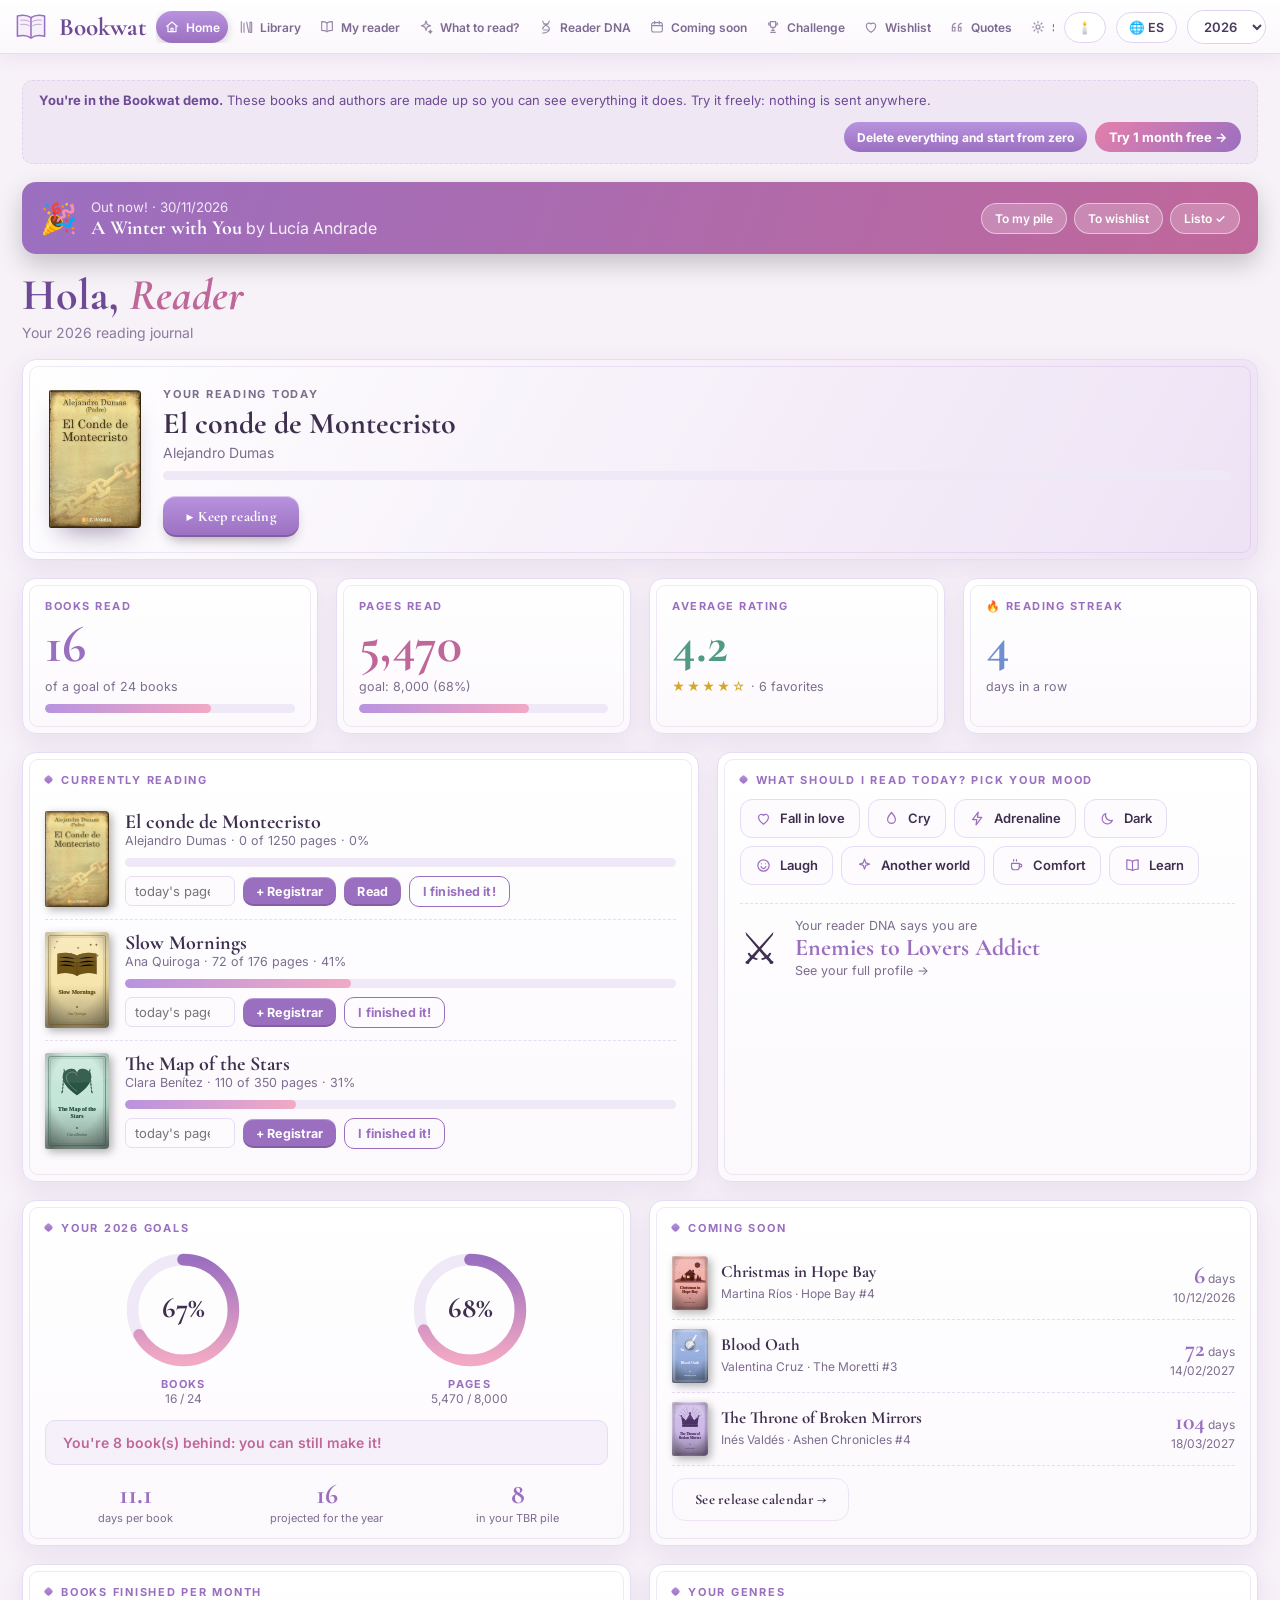
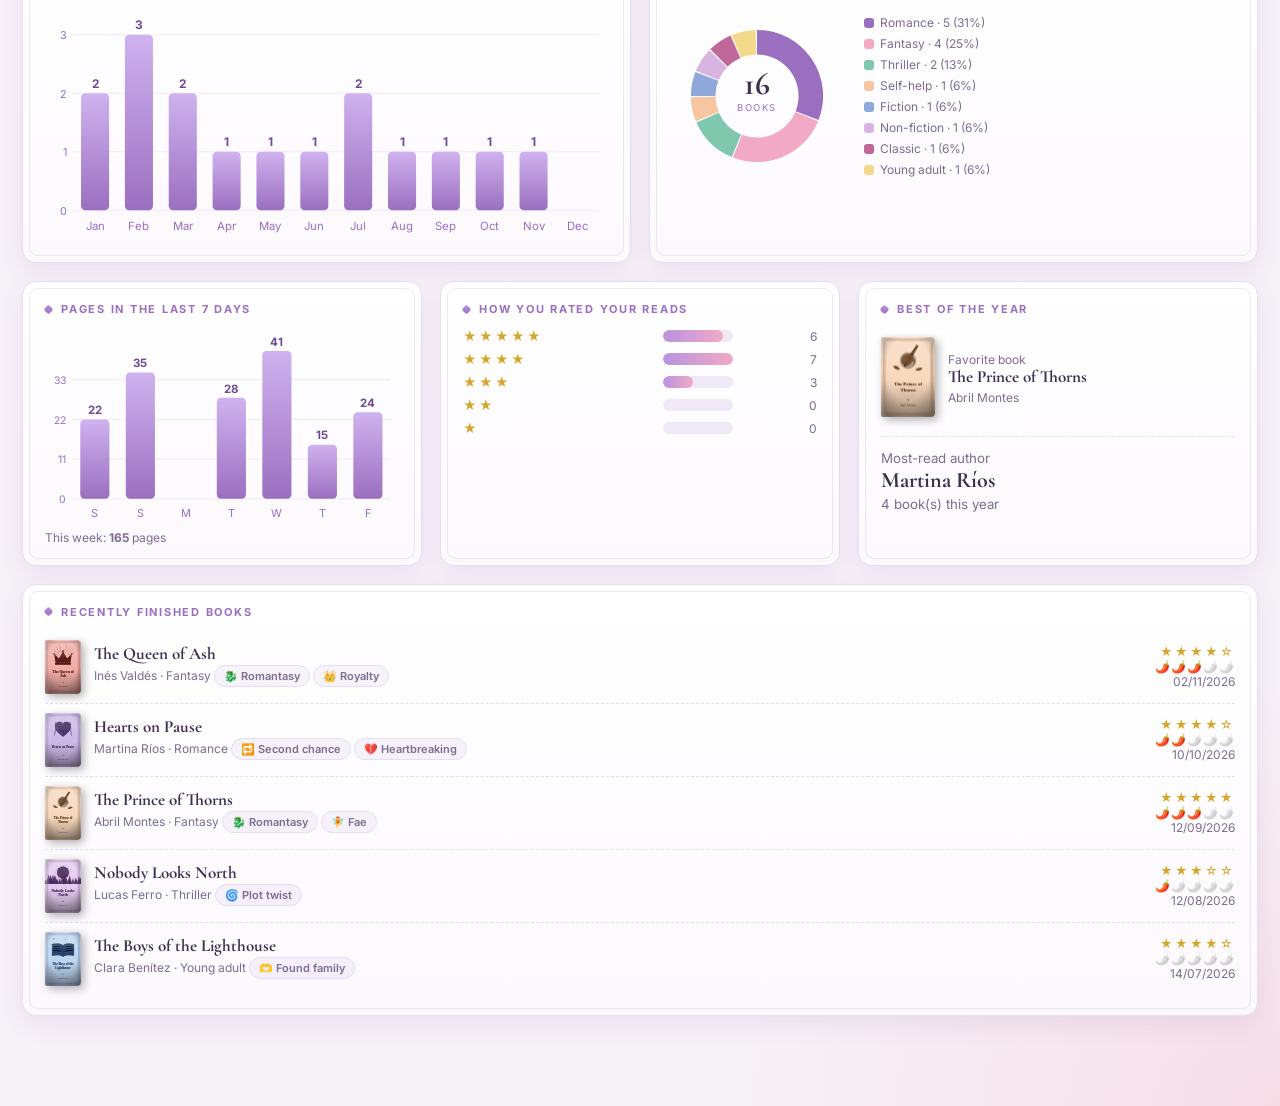
<file: demo.html>
<!DOCTYPE html><html lang="es"><head><meta charset="utf-8"><title>Demo · Bookwat</title><meta name="robots" content="noindex">
<meta http-equiv="refresh" content="0;url=app.html?demo"><script>location.replace('app.html?demo')</script></head><body><a href="app.html?demo">Abrir la demo de Bookwat</a></body></html>
</file>
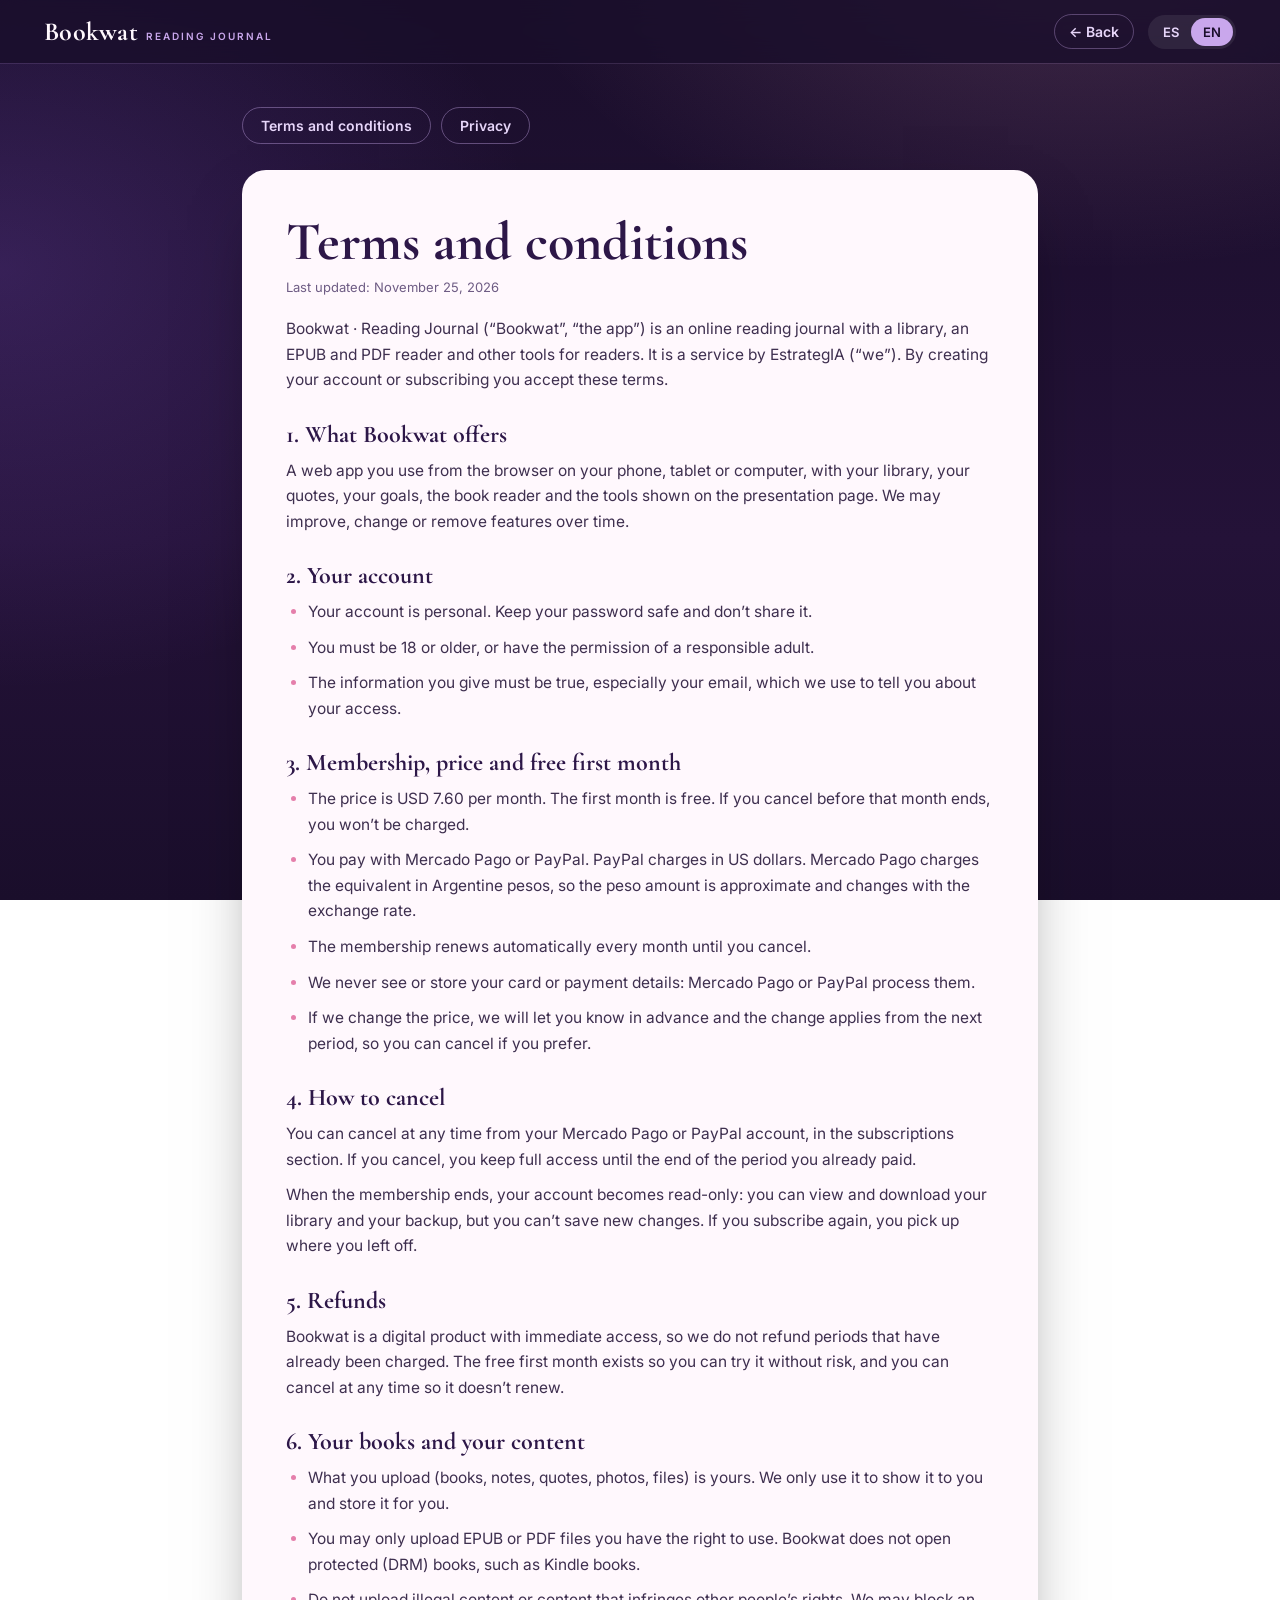
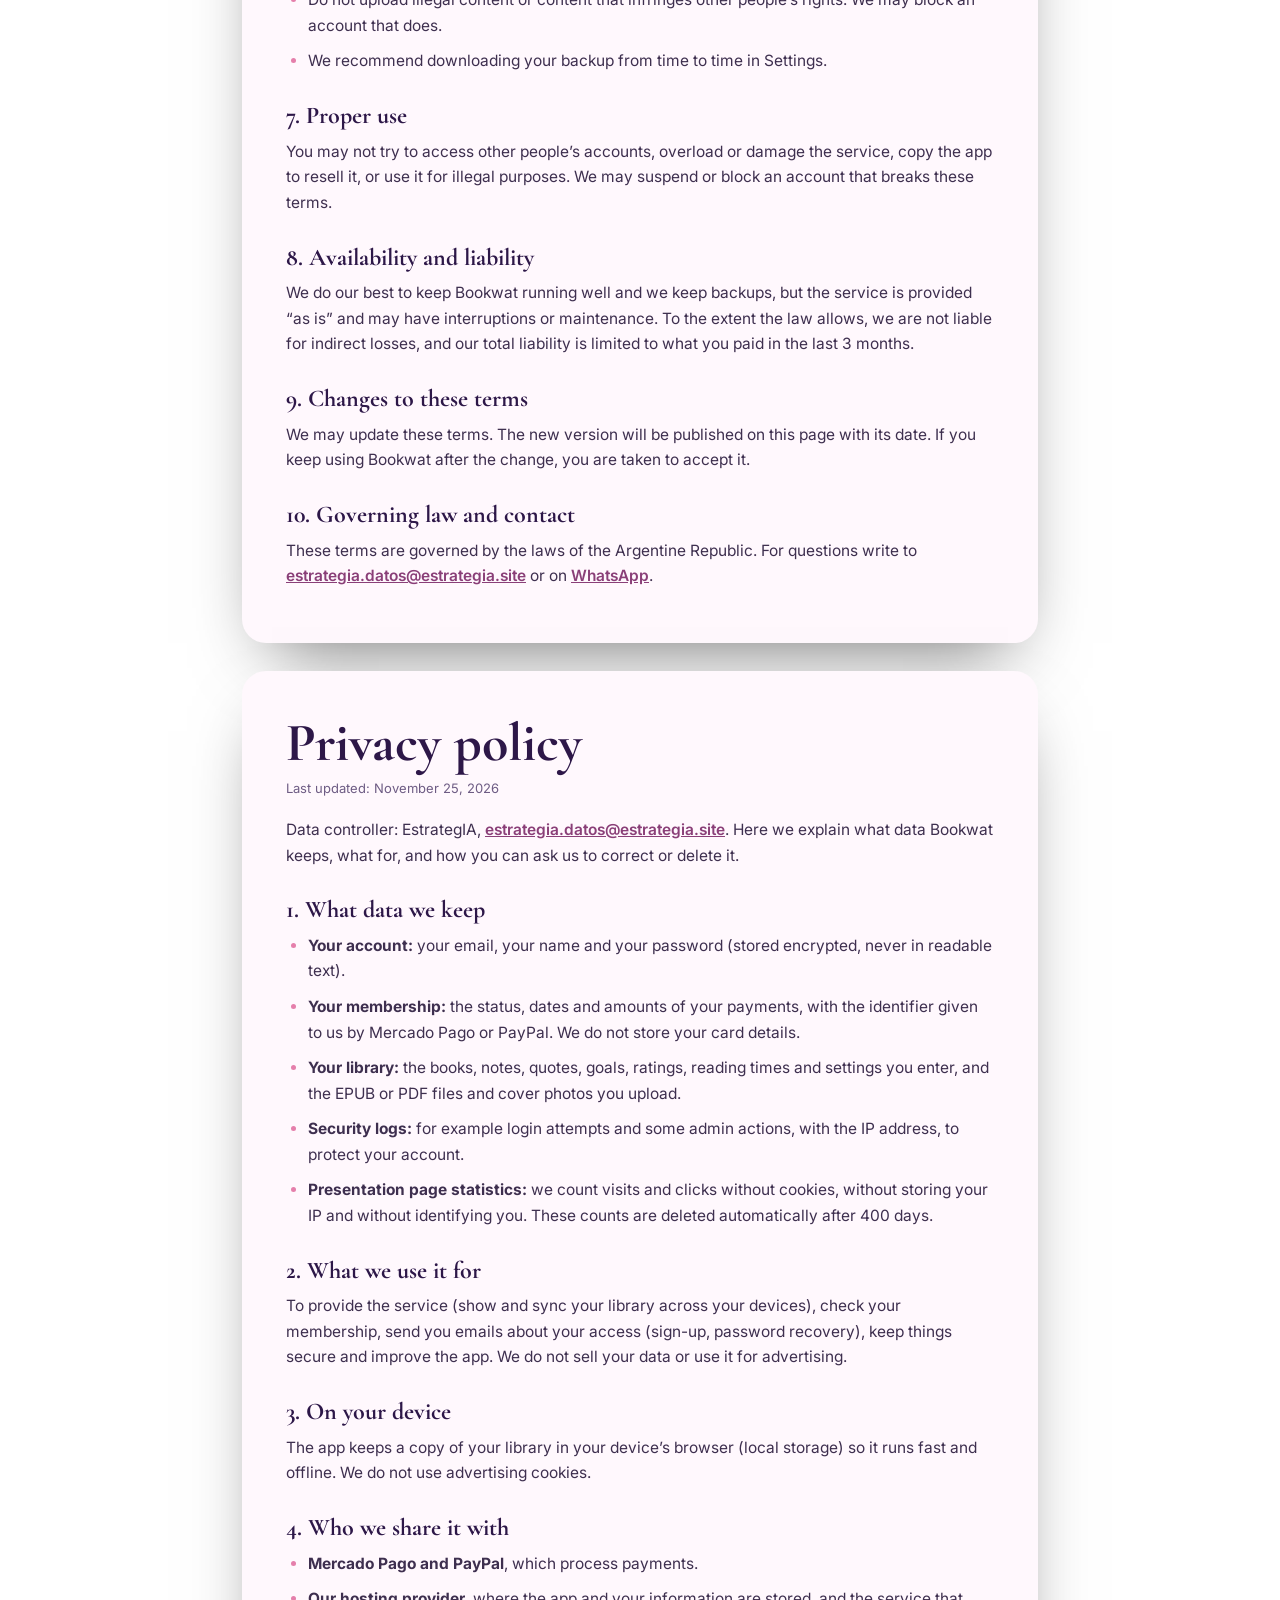
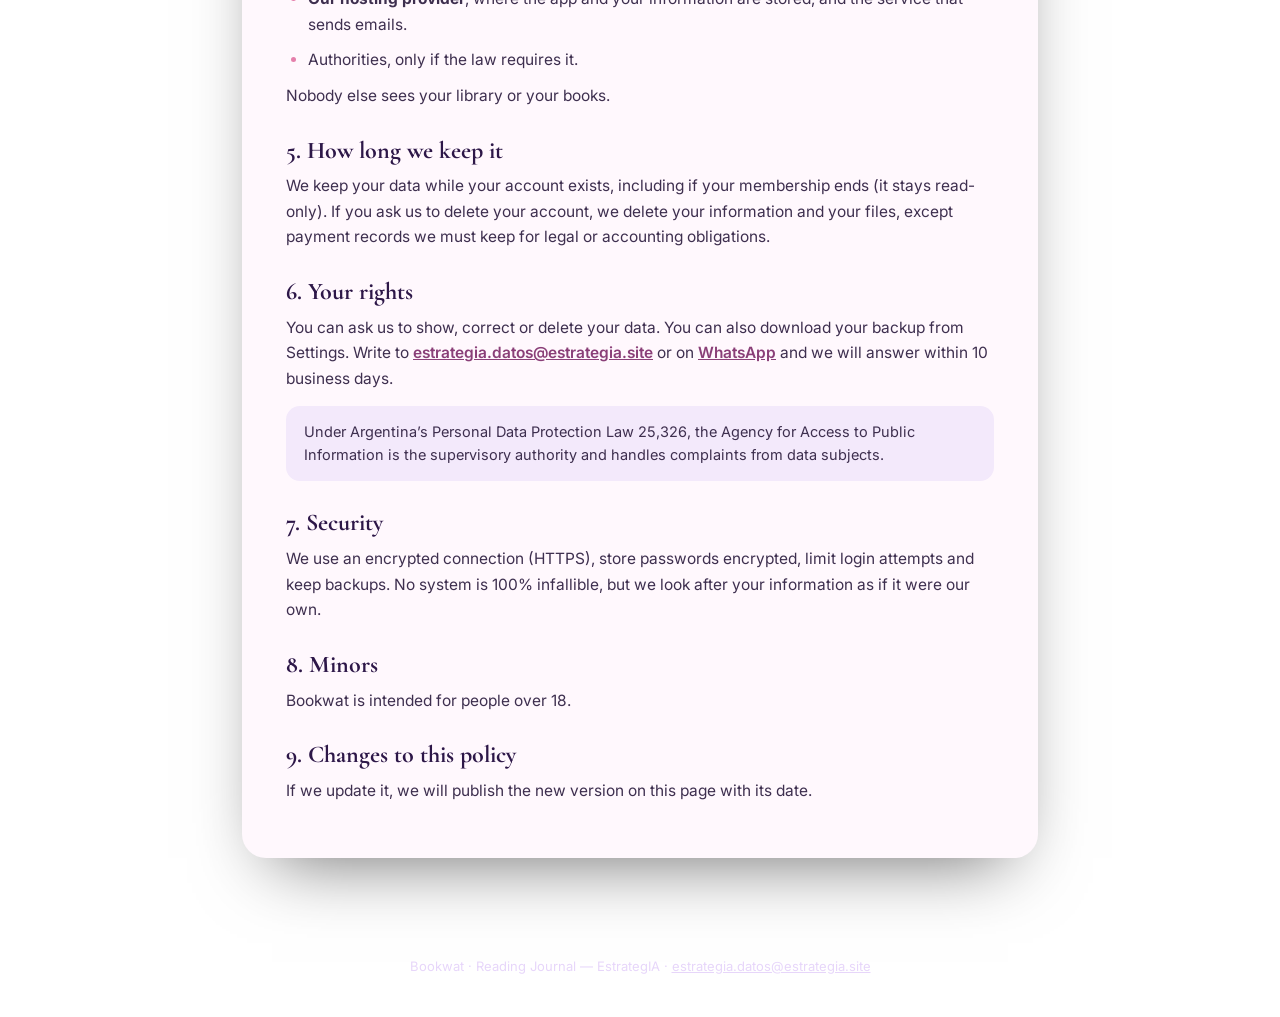
<file: legales.html>
<!DOCTYPE html>
<html lang="es" class="es">
<head>
<meta charset="utf-8">
<meta name="viewport" content="width=device-width,initial-scale=1,viewport-fit=cover">
<title>Bookwat · Términos y condiciones y Privacidad / Terms and Privacy</title>
<meta name="description" content="Términos y condiciones y política de privacidad de Bookwat · Reading Journal.">
<meta name="theme-color" content="#1d1030">
<meta name="robots" content="index,follow">
<link rel="preconnect" href="https://fonts.googleapis.com"><link rel="preconnect" href="https://fonts.gstatic.com" crossorigin>
<link href="https://fonts.googleapis.com/css2?family=Cormorant+Garamond:ital,wght@0,500;0,600;0,700;1,500;1,600&family=Inter:wght@400;500;600;700&display=swap" rel="stylesheet">
<style>
:root{--night:#1a0e2b;--plum:#2d1748;--lilac:#c9a7ec;--lilac2:#e7d6fa;--rose:#f2a7c9;--rose2:#e57fab;--gold:#ebcb83;--pearl:#fff8fd;--ink:#3e2f4f;--ink2:#6e5c84;
  --serif:'Cormorant Garamond','Iowan Old Style',Georgia,serif;--sans:Inter,system-ui,-apple-system,'Segoe UI',Roboto,sans-serif}
*{box-sizing:border-box;margin:0;padding:0}
html{scroll-behavior:smooth;-webkit-text-size-adjust:100%}
body{font:16px/1.65 var(--sans);color:var(--pearl);background:radial-gradient(1000px 600px at 85% -10%,rgba(242,167,201,.2),transparent 60%),radial-gradient(900px 700px at 0% 30%,rgba(140,90,220,.22),transparent 60%),linear-gradient(180deg,#1a0e2b,#241238 60%,#1a0e2b);background-attachment:fixed;min-height:100vh;overflow-x:hidden}
html.es [lang=en],html.en [lang=es]{display:none!important}
a{color:inherit}
header{position:sticky;top:0;z-index:20;display:flex;align-items:center;gap:14px;padding:14px clamp(16px,4vw,44px);background:rgba(26,14,43,.8);backdrop-filter:blur(12px);-webkit-backdrop-filter:blur(12px);box-shadow:0 1px 0 rgba(201,167,236,.15)}
.logo{font:700 26px var(--serif);text-decoration:none;color:var(--pearl);letter-spacing:.01em}
.logo small{font:600 10px var(--sans);letter-spacing:.2em;text-transform:uppercase;color:var(--lilac);margin-left:8px}
.sp{flex:1}
.lang{display:flex;background:rgba(255,255,255,.08);border-radius:99px;padding:3px}
.lang button{border:0;background:none;color:var(--lilac2);font:600 13px var(--sans);padding:6px 12px;border-radius:99px;cursor:pointer}
.lang button.on{background:var(--lilac);color:var(--night)}
.back{font:600 14px var(--sans);text-decoration:none;color:var(--lilac2);padding:8px 14px;border-radius:99px;border:1px solid rgba(201,167,236,.35)}
.back:hover{background:rgba(255,255,255,.08)}
main{max-width:860px;margin:0 auto;padding:44px clamp(16px,4vw,32px) 70px}
.tabs{display:flex;gap:10px;flex-wrap:wrap;margin-bottom:26px}
.tabs a{font:600 14px var(--sans);text-decoration:none;padding:9px 18px;border-radius:99px;border:1px solid rgba(201,167,236,.4);color:var(--lilac2)}
.tabs a:hover{background:rgba(255,255,255,.08)}
section{background:var(--pearl);color:var(--ink);border-radius:24px;padding:clamp(24px,4vw,44px);margin-bottom:28px;box-shadow:0 30px 70px -30px rgba(0,0,0,.6);scroll-margin-top:84px}
h1{font:700 clamp(36px,6vw,54px)/1.05 var(--serif);color:var(--plum);margin-bottom:6px}
h2{font:700 24px/1.2 var(--serif);color:var(--plum);margin:28px 0 8px}
.upd{font-size:13px;color:var(--ink2);margin-bottom:18px}
p,li{font-size:15.5px;margin-bottom:10px}
ul{padding-left:22px;margin-bottom:10px}
li::marker{color:var(--rose2)}
section a{color:#8a3f78;font-weight:600}
.note{background:#f3e9fb;border-radius:14px;padding:14px 18px;font-size:14.5px;margin:14px 0}
footer{text-align:center;color:var(--lilac2);font-size:13px;padding:0 16px 40px}
footer a{color:var(--lilac2)}
@media(max-width:560px){.logo small{display:none}.back span{display:none}}
</style>
</head>
<body>
<header>
 <a class="logo" href="index.html">Bookwat<small>Reading Journal</small></a>
 <div class="sp"></div>
 <a class="back" href="index.html">← <span lang="es">Volver</span><span lang="en">Back</span></a>
 <div class="lang"><button data-l="es" class="on">ES</button><button data-l="en">EN</button></div>
</header>

<main>
 <nav class="tabs">
  <a href="#terminos"><span lang="es">Términos y condiciones</span><span lang="en">Terms and conditions</span></a>
  <a href="#privacidad"><span lang="es">Privacidad</span><span lang="en">Privacy</span></a>
 </nav>

 <!-- ===================== TÉRMINOS ===================== -->
 <section id="terminos">
  <div lang="es">
   <h1>Términos y condiciones</h1>
   <p class="upd">Última actualización: 25 de noviembre de 2026</p>
   <p>Bookwat · Reading Journal (“Bookwat”, “la app”) es un diario de lectura en línea con biblioteca, lector de EPUB y PDF y otras herramientas para lectoras. Es un servicio de EstrategIA (“nosotros”). Al crear tu cuenta o suscribirte aceptás estos términos.</p>

   <h2>1. Qué ofrece Bookwat</h2>
   <p>Una aplicación web que se usa desde el navegador del celular, la tablet o la computadora, con tu biblioteca, tus citas, tus metas, el lector de libros y las herramientas que se muestran en la página de presentación. Podemos mejorar, cambiar o quitar funciones con el tiempo.</p>

   <h2>2. Tu cuenta</h2>
   <ul>
    <li>La cuenta es personal. Cuidá tu clave y no la compartas.</li>
    <li>Tenés que ser mayor de 18 años o contar con la autorización de una persona adulta responsable.</li>
    <li>Los datos que cargues tienen que ser verdaderos, en especial tu email, que usamos para avisarte sobre tu acceso.</li>
   </ul>

   <h2>3. Suscripción, precio y primer mes gratis</h2>
   <ul>
    <li>El precio es de USD 7,60 por mes. El primer mes es gratis. Si cancelás antes de que termine ese mes, no se te cobra nada.</li>
    <li>Pagás con Mercado Pago o con PayPal. PayPal cobra en dólares. Mercado Pago cobra el equivalente en pesos argentinos, así que el monto en pesos es aproximado y cambia con el tipo de cambio.</li>
    <li>La suscripción se renueva sola cada mes hasta que la canceles.</li>
    <li>Nosotros no vemos ni guardamos los datos de tu tarjeta ni de tu medio de pago: los procesan Mercado Pago o PayPal.</li>
    <li>Si cambiamos el precio, te avisamos con anticipación y el cambio rige desde el siguiente período, para que puedas cancelar si no querés seguir.</li>
   </ul>

   <h2>4. Cómo cancelar</h2>
   <p>Podés cancelar cuando quieras desde tu cuenta de Mercado Pago o de PayPal, en la sección de suscripciones. Si cancelás, seguís teniendo acceso completo hasta el final del período que ya pagaste.</p>
   <p>Cuando la suscripción termina, tu cuenta queda en modo de solo lectura: podés ver y descargar tu biblioteca y tu respaldo, pero no guardar cambios nuevos. Si volvés a suscribirte, retomás donde estabas.</p>

   <h2>5. Reembolsos</h2>
   <p>Bookwat es un producto digital de acceso inmediato, por eso no se realizan reembolsos de los períodos ya cobrados. El primer mes gratis existe justamente para que lo pruebes sin riesgo, y podés cancelar en cualquier momento para que no se renueve.</p>

   <h2>6. Tus libros y tu contenido</h2>
   <ul>
    <li>Lo que cargues (libros, notas, citas, fotos, archivos) es tuyo. Solo lo usamos para mostrártelo y guardártelo.</li>
    <li>Solo podés subir archivos EPUB o PDF que tengas derecho a usar. Bookwat no abre libros con protección (DRM), como los de Kindle.</li>
    <li>No subas contenido ilegal ni que infrinja derechos de otras personas. Podemos bloquear una cuenta que lo haga.</li>
    <li>Te recomendamos descargar tu respaldo de vez en cuando desde Ajustes.</li>
   </ul>

   <h2>7. Uso correcto</h2>
   <p>No se puede intentar entrar a cuentas ajenas, saturar o dañar el servicio, copiar la app para revenderla, ni usarla para fines ilegales. Podemos suspender o bloquear una cuenta que incumpla estos términos.</p>

   <h2>8. Disponibilidad y responsabilidad</h2>
   <p>Hacemos lo posible para que Bookwat funcione bien y mantenemos copias de seguridad, pero el servicio se ofrece “tal como está” y puede tener interrupciones o mantenimientos. En la medida que la ley lo permita, no respondemos por pérdidas indirectas, y nuestra responsabilidad total se limita a lo que hayas pagado en los últimos 3 meses.</p>

   <h2>9. Cambios en estos términos</h2>
   <p>Podemos actualizar estos términos. Publicaremos la versión nueva en esta página con su fecha. Si seguís usando Bookwat después del cambio, se entiende que lo aceptás.</p>

   <h2>10. Ley aplicable y contacto</h2>
   <p>Estos términos se rigen por las leyes de la República Argentina. Para consultas escribinos a <a href="mailto:estrategia.datos@estrategia.site">estrategia.datos@estrategia.site</a> o por <a href="https://wa.me/5491126425994" target="_blank" rel="noopener">WhatsApp</a>.</p>
  </div>

  <div lang="en">
   <h1>Terms and conditions</h1>
   <p class="upd">Last updated: November 25, 2026</p>
   <p>Bookwat · Reading Journal (“Bookwat”, “the app”) is an online reading journal with a library, an EPUB and PDF reader and other tools for readers. It is a service by EstrategIA (“we”). By creating your account or subscribing you accept these terms.</p>

   <h2>1. What Bookwat offers</h2>
   <p>A web app you use from the browser on your phone, tablet or computer, with your library, your quotes, your goals, the book reader and the tools shown on the presentation page. We may improve, change or remove features over time.</p>

   <h2>2. Your account</h2>
   <ul>
    <li>Your account is personal. Keep your password safe and don’t share it.</li>
    <li>You must be 18 or older, or have the permission of a responsible adult.</li>
    <li>The information you give must be true, especially your email, which we use to tell you about your access.</li>
   </ul>

   <h2>3. Membership, price and free first month</h2>
   <ul>
    <li>The price is USD 7.60 per month. The first month is free. If you cancel before that month ends, you won’t be charged.</li>
    <li>You pay with Mercado Pago or PayPal. PayPal charges in US dollars. Mercado Pago charges the equivalent in Argentine pesos, so the peso amount is approximate and changes with the exchange rate.</li>
    <li>The membership renews automatically every month until you cancel.</li>
    <li>We never see or store your card or payment details: Mercado Pago or PayPal process them.</li>
    <li>If we change the price, we will let you know in advance and the change applies from the next period, so you can cancel if you prefer.</li>
   </ul>

   <h2>4. How to cancel</h2>
   <p>You can cancel at any time from your Mercado Pago or PayPal account, in the subscriptions section. If you cancel, you keep full access until the end of the period you already paid.</p>
   <p>When the membership ends, your account becomes read-only: you can view and download your library and your backup, but you can’t save new changes. If you subscribe again, you pick up where you left off.</p>

   <h2>5. Refunds</h2>
   <p>Bookwat is a digital product with immediate access, so we do not refund periods that have already been charged. The free first month exists so you can try it without risk, and you can cancel at any time so it doesn’t renew.</p>

   <h2>6. Your books and your content</h2>
   <ul>
    <li>What you upload (books, notes, quotes, photos, files) is yours. We only use it to show it to you and store it for you.</li>
    <li>You may only upload EPUB or PDF files you have the right to use. Bookwat does not open protected (DRM) books, such as Kindle books.</li>
    <li>Do not upload illegal content or content that infringes other people’s rights. We may block an account that does.</li>
    <li>We recommend downloading your backup from time to time in Settings.</li>
   </ul>

   <h2>7. Proper use</h2>
   <p>You may not try to access other people’s accounts, overload or damage the service, copy the app to resell it, or use it for illegal purposes. We may suspend or block an account that breaks these terms.</p>

   <h2>8. Availability and liability</h2>
   <p>We do our best to keep Bookwat running well and we keep backups, but the service is provided “as is” and may have interruptions or maintenance. To the extent the law allows, we are not liable for indirect losses, and our total liability is limited to what you paid in the last 3 months.</p>

   <h2>9. Changes to these terms</h2>
   <p>We may update these terms. The new version will be published on this page with its date. If you keep using Bookwat after the change, you are taken to accept it.</p>

   <h2>10. Governing law and contact</h2>
   <p>These terms are governed by the laws of the Argentine Republic. For questions write to <a href="mailto:estrategia.datos@estrategia.site">estrategia.datos@estrategia.site</a> or on <a href="https://wa.me/5491126425994" target="_blank" rel="noopener">WhatsApp</a>.</p>
  </div>
 </section>

 <!-- ===================== PRIVACIDAD ===================== -->
 <section id="privacidad">
  <div lang="es">
   <h1>Política de privacidad</h1>
   <p class="upd">Última actualización: 25 de noviembre de 2026</p>
   <p>Responsable de los datos: EstrategIA, <a href="mailto:estrategia.datos@estrategia.site">estrategia.datos@estrategia.site</a>. Acá te contamos qué datos guarda Bookwat, para qué y cómo podés pedir que los corrijamos o los borremos.</p>

   <h2>1. Qué datos guardamos</h2>
   <ul>
    <li><b>Tu cuenta:</b> tu email, tu nombre y tu clave (guardada cifrada, nunca en texto legible).</li>
    <li><b>Tu suscripción:</b> el estado, las fechas y los montos de tus pagos, con el identificador que nos da Mercado Pago o PayPal. No guardamos los datos de tu tarjeta.</li>
    <li><b>Tu biblioteca:</b> los libros, notas, citas, metas, puntajes, tiempos de lectura y ajustes que cargás, y los archivos EPUB o PDF y las fotos de portada que subís.</li>
    <li><b>Registros de seguridad:</b> por ejemplo los intentos de ingreso y algunas acciones de administración, con la dirección IP, para proteger tu cuenta.</li>
    <li><b>Estadísticas de la página de presentación:</b> contamos visitas y clics sin cookies, sin guardar tu IP y sin identificarte. Esos conteos se borran solos después de 400 días.</li>
   </ul>

   <h2>2. Para qué los usamos</h2>
   <p>Para darte el servicio (mostrarte y sincronizar tu biblioteca en tus dispositivos), verificar tu suscripción, enviarte mails sobre tu acceso (alta, recuperación de clave), cuidar la seguridad y mejorar la app. No vendemos tus datos ni los usamos para publicidad.</p>

   <h2>3. En tu dispositivo</h2>
   <p>La app guarda una copia de tu biblioteca en el navegador de tu dispositivo (almacenamiento local) para que funcione rápido y sin conexión. No usamos cookies de publicidad.</p>

   <h2>4. Con quién los compartimos</h2>
   <ul>
    <li><b>Mercado Pago y PayPal</b>, que procesan los pagos.</li>
    <li><b>Nuestro proveedor de hosting</b>, donde se guarda la app y tu información, y el servicio que envía los mails.</li>
    <li>Autoridades, solo si la ley nos lo exige.</li>
   </ul>
   <p>Nadie más ve tu biblioteca ni tus libros.</p>

   <h2>5. Cuánto tiempo los guardamos</h2>
   <p>Guardamos tus datos mientras exista tu cuenta, también si tu suscripción termina (queda en solo lectura). Si pedís que se borre tu cuenta, borramos tu información y tus archivos, salvo los registros de pago que debamos conservar por obligaciones legales o contables.</p>

   <h2>6. Tus derechos</h2>
   <p>Podés pedirnos ver, corregir o borrar tus datos. También podés descargar tu respaldo desde Ajustes. Escribinos a <a href="mailto:estrategia.datos@estrategia.site">estrategia.datos@estrategia.site</a> o por <a href="https://wa.me/5491126425994" target="_blank" rel="noopener">WhatsApp</a> y te respondemos dentro de los 10 días hábiles.</p>
   <div class="note">Según la Ley 25.326 de Protección de los Datos Personales de Argentina, la Agencia de Acceso a la Información Pública es el órgano de control y atiende las denuncias y reclamos de las personas titulares de los datos.</div>

   <h2>7. Seguridad</h2>
   <p>Usamos conexión cifrada (HTTPS), guardamos las claves cifradas, limitamos los intentos de ingreso y hacemos copias de seguridad. Ningún sistema es 100% infalible, pero cuidamos tu información como si fuera nuestra.</p>

   <h2>8. Menores de edad</h2>
   <p>Bookwat está pensado para personas mayores de 18 años.</p>

   <h2>9. Cambios en esta política</h2>
   <p>Si la actualizamos, publicamos la versión nueva en esta página con su fecha.</p>
  </div>

  <div lang="en">
   <h1>Privacy policy</h1>
   <p class="upd">Last updated: November 25, 2026</p>
   <p>Data controller: EstrategIA, <a href="mailto:estrategia.datos@estrategia.site">estrategia.datos@estrategia.site</a>. Here we explain what data Bookwat keeps, what for, and how you can ask us to correct or delete it.</p>

   <h2>1. What data we keep</h2>
   <ul>
    <li><b>Your account:</b> your email, your name and your password (stored encrypted, never in readable text).</li>
    <li><b>Your membership:</b> the status, dates and amounts of your payments, with the identifier given to us by Mercado Pago or PayPal. We do not store your card details.</li>
    <li><b>Your library:</b> the books, notes, quotes, goals, ratings, reading times and settings you enter, and the EPUB or PDF files and cover photos you upload.</li>
    <li><b>Security logs:</b> for example login attempts and some admin actions, with the IP address, to protect your account.</li>
    <li><b>Presentation page statistics:</b> we count visits and clicks without cookies, without storing your IP and without identifying you. These counts are deleted automatically after 400 days.</li>
   </ul>

   <h2>2. What we use it for</h2>
   <p>To provide the service (show and sync your library across your devices), check your membership, send you emails about your access (sign-up, password recovery), keep things secure and improve the app. We do not sell your data or use it for advertising.</p>

   <h2>3. On your device</h2>
   <p>The app keeps a copy of your library in your device’s browser (local storage) so it runs fast and offline. We do not use advertising cookies.</p>

   <h2>4. Who we share it with</h2>
   <ul>
    <li><b>Mercado Pago and PayPal</b>, which process payments.</li>
    <li><b>Our hosting provider</b>, where the app and your information are stored, and the service that sends emails.</li>
    <li>Authorities, only if the law requires it.</li>
   </ul>
   <p>Nobody else sees your library or your books.</p>

   <h2>5. How long we keep it</h2>
   <p>We keep your data while your account exists, including if your membership ends (it stays read-only). If you ask us to delete your account, we delete your information and your files, except payment records we must keep for legal or accounting obligations.</p>

   <h2>6. Your rights</h2>
   <p>You can ask us to show, correct or delete your data. You can also download your backup from Settings. Write to <a href="mailto:estrategia.datos@estrategia.site">estrategia.datos@estrategia.site</a> or on <a href="https://wa.me/5491126425994" target="_blank" rel="noopener">WhatsApp</a> and we will answer within 10 business days.</p>
   <div class="note">Under Argentina’s Personal Data Protection Law 25,326, the Agency for Access to Public Information is the supervisory authority and handles complaints from data subjects.</div>

   <h2>7. Security</h2>
   <p>We use an encrypted connection (HTTPS), store passwords encrypted, limit login attempts and keep backups. No system is 100% infallible, but we look after your information as if it were our own.</p>

   <h2>8. Minors</h2>
   <p>Bookwat is intended for people over 18.</p>

   <h2>9. Changes to this policy</h2>
   <p>If we update it, we will publish the new version on this page with its date.</p>
  </div>
 </section>
</main>

<footer>
 Bookwat · Reading Journal — EstrategIA · <a href="mailto:estrategia.datos@estrategia.site">estrategia.datos@estrategia.site</a>
</footer>

<script>
(function(){
 var LANG=(function(){try{return localStorage.getItem('mb-lang')}catch(e){}})()||((navigator.language||'es').toLowerCase().indexOf('es')===0?'es':'en');
 function set(l){LANG=l;document.documentElement.className=l;document.documentElement.lang=l;
  [].forEach.call(document.querySelectorAll('.lang button'),function(b){b.classList.toggle('on',b.dataset.l===l)});
  try{localStorage.setItem('mb-lang',l)}catch(e){}}
 [].forEach.call(document.querySelectorAll('.lang button'),function(b){b.onclick=function(){set(b.dataset.l)}});
 set(LANG);
})();
</script>
</body>
</html>
</file>
